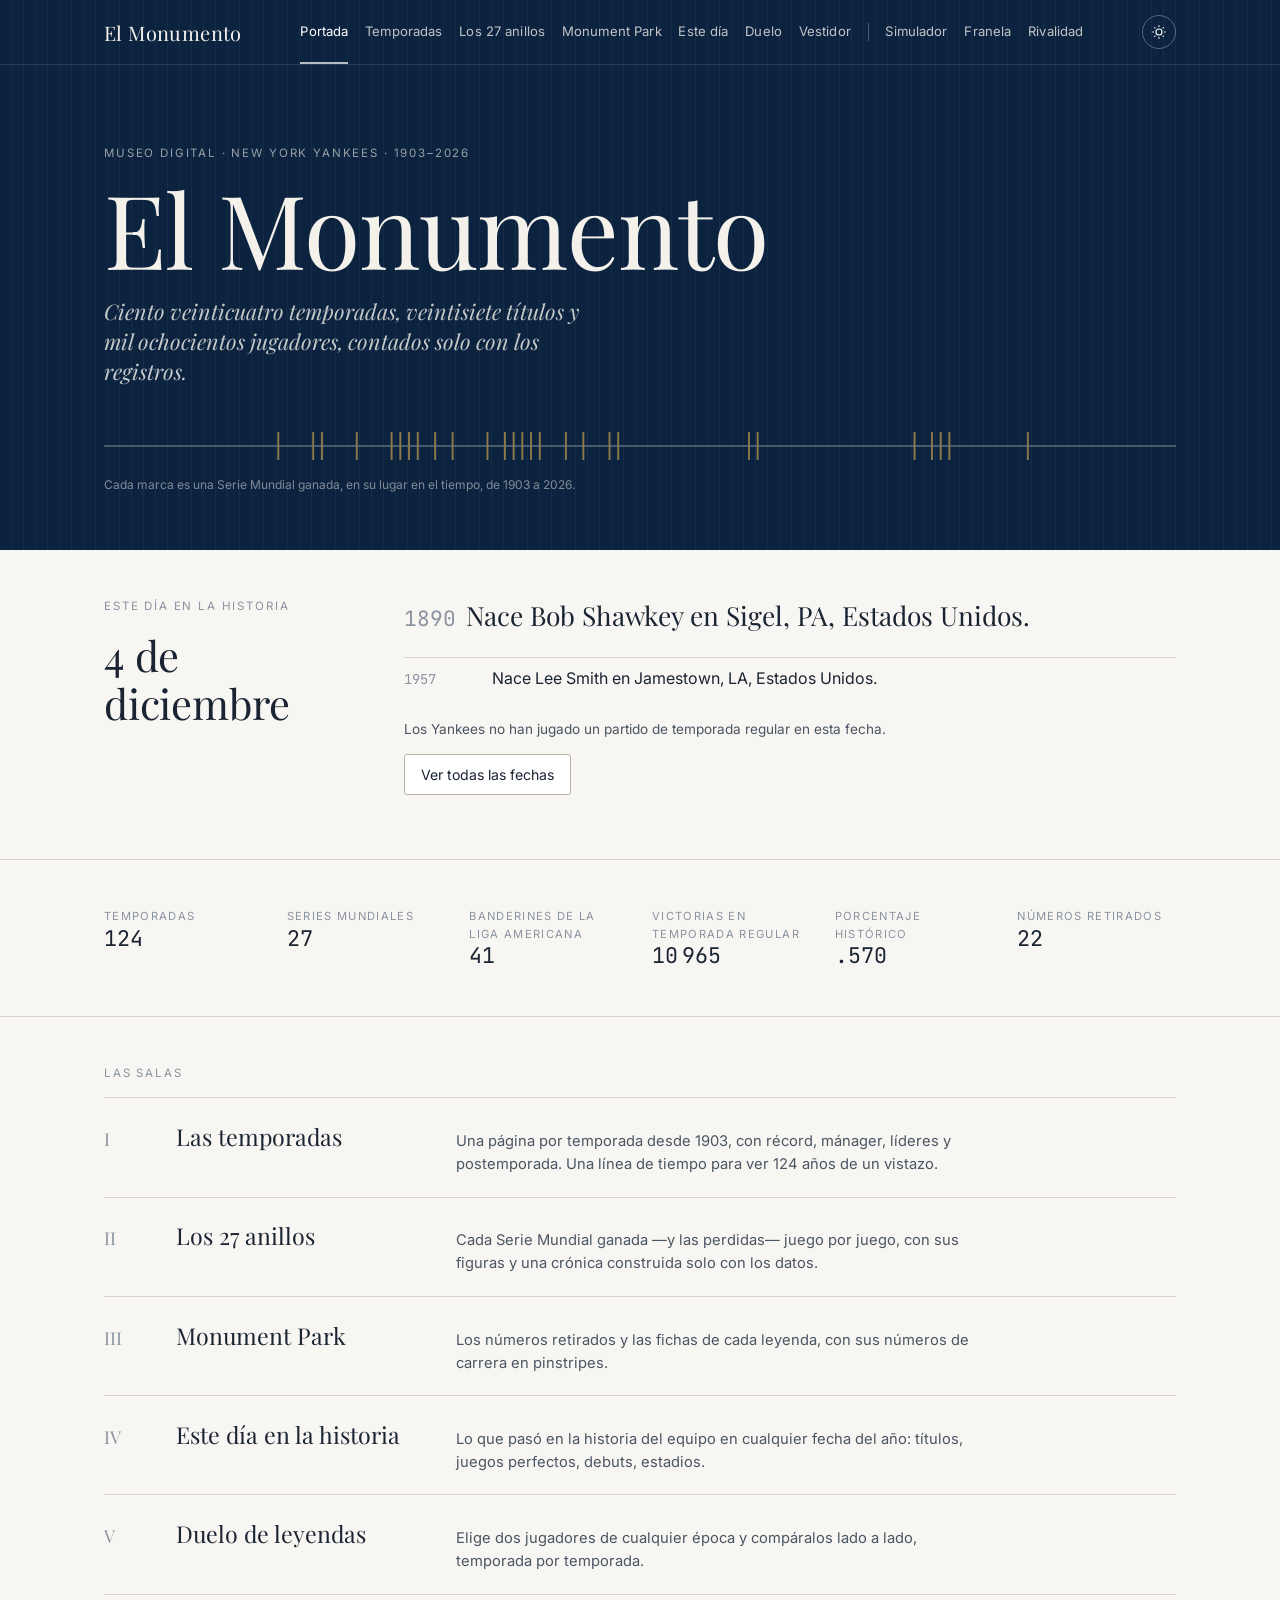
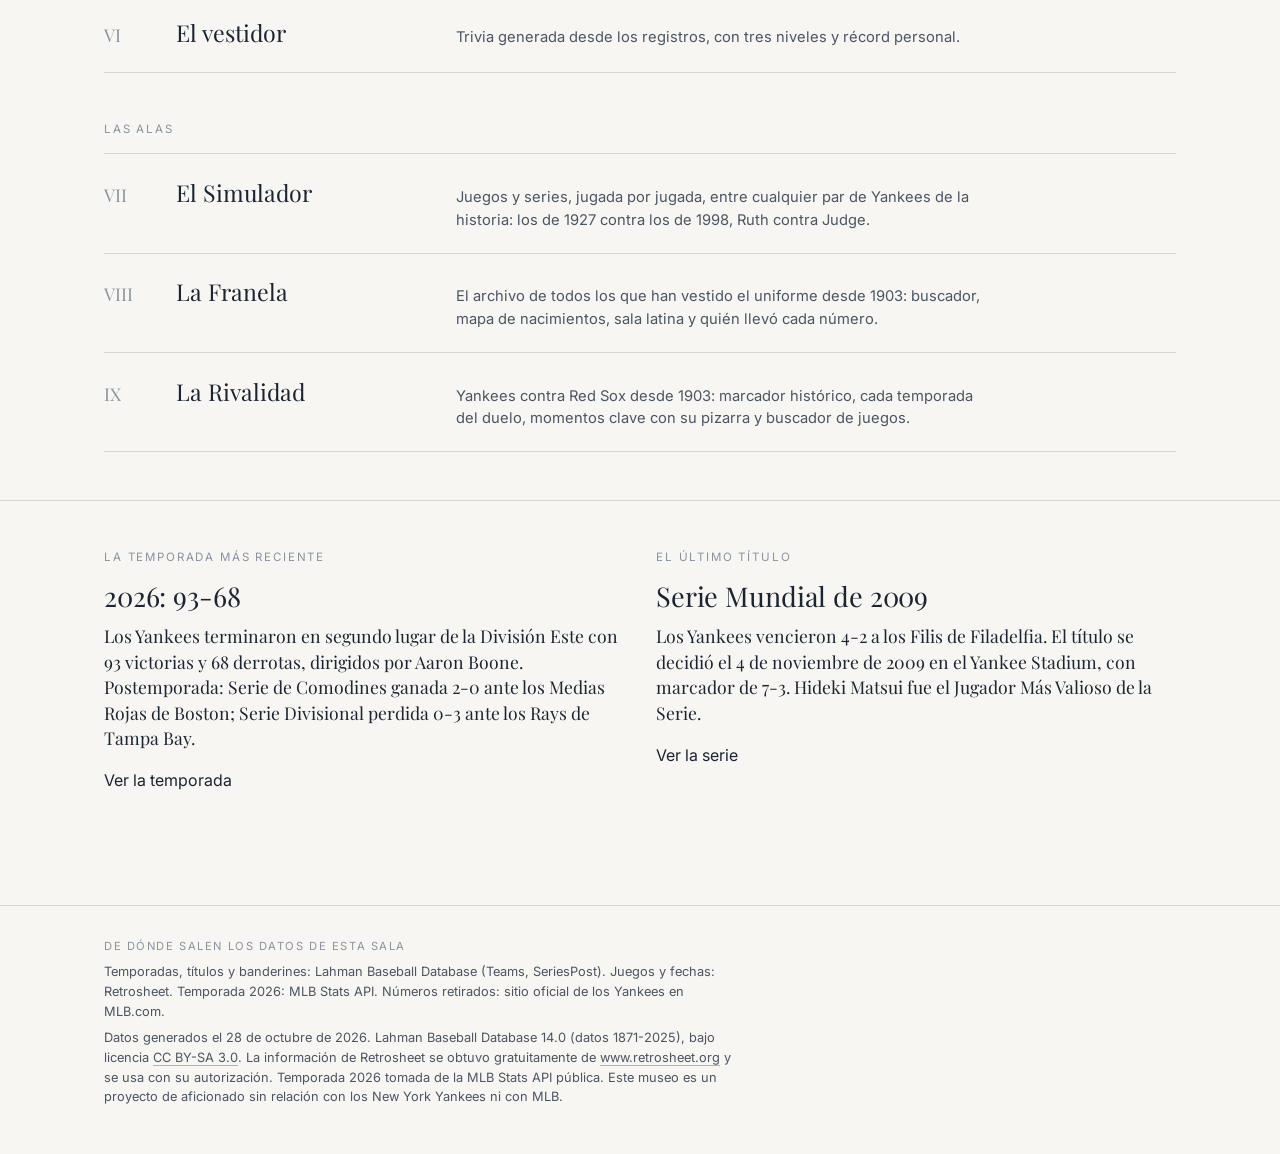
<file: index.html>
<!doctype html>
<html lang="es-MX">
<head>
<meta charset="utf-8">
<meta name="viewport" content="width=device-width, initial-scale=1">
<title>El Monumento — Museo digital de los New York Yankees</title>
<meta name="description" content="Museo digital de los New York Yankees: 124 temporadas, 27 Series Mundiales, Monument Park, efemérides y duelos de leyendas, con datos de Lahman, Retrosheet y la MLB Stats API.">
<link rel="stylesheet" href="assets/css/museo.css">
<link rel="stylesheet" href="assets/css/portada.css">
<script src="data/meta.js"></script>
<script src="data/temporadas.js"></script>
<script src="data/series.js"></script>
<script src="data/efemerides.js"></script>
<script src="data/retirados.js"></script>
<script src="assets/js/comun.js"></script>
</head>
<body>
<main>
  <section class="portada">
    <div class="contenedor">
      <p class="sobre">Museo digital · New York Yankees · 1903–<span id="ano-final"></span></p>
      <h1 class="titulo-portada">El Monumento</h1>
      <p class="lema">Ciento veinticuatro temporadas, veintisiete títulos y mil ochocientos jugadores, contados solo con los registros.</p>
      <svg class="friso" viewBox="0 0 1120 40" preserveAspectRatio="none" aria-hidden="true">
        <line x1="0" y1="20" x2="1120" y2="20" />
        <g id="friso-marcas"></g>
      </svg>
      <p class="friso-nota">Cada marca es una Serie Mundial ganada, en su lugar en el tiempo, de 1903 a <span id="ano-final-2"></span>.</p>
    </div>
  </section>

  <section class="seccion hoy">
    <div class="contenedor">
      <div class="hoy-cabeza">
        <p class="sobre">Este día en la historia</p>
        <h2 id="hoy-fecha"></h2>
      </div>
      <div class="hoy-cuerpo">
        <p class="hoy-principal" id="hoy-principal"></p>
        <ul class="lista-limpia hoy-lista" id="hoy-lista"></ul>
        <p class="hoy-rec" id="hoy-rec"></p>
        <p><a class="boton" href="este-dia.html">Ver todas las fechas</a></p>
      </div>
    </div>
  </section>

  <section class="seccion cifras">
    <div class="contenedor">
      <div class="datos cifras-rejilla" id="cifras"></div>
    </div>
  </section>

  <section class="seccion salas">
    <div class="contenedor">
      <p class="sobre">Las salas</p>
      <ol class="salas-lista">
        <li><a href="temporadas.html"><span class="salas-num">I</span><span class="salas-nombre">Las temporadas</span><span class="salas-desc">Una página por temporada desde 1903, con récord, mánager, líderes y postemporada. Una línea de tiempo para ver 124 años de un vistazo.</span></a></li>
        <li><a href="anillos.html"><span class="salas-num">II</span><span class="salas-nombre">Los 27 anillos</span><span class="salas-desc">Cada Serie Mundial ganada —y las perdidas— juego por juego, con sus figuras y una crónica construida solo con los datos.</span></a></li>
        <li><a href="monument-park.html"><span class="salas-num">III</span><span class="salas-nombre">Monument Park</span><span class="salas-desc">Los números retirados y las fichas de cada leyenda, con sus números de carrera en pinstripes.</span></a></li>
        <li><a href="este-dia.html"><span class="salas-num">IV</span><span class="salas-nombre">Este día en la historia</span><span class="salas-desc">Lo que pasó en la historia del equipo en cualquier fecha del año: títulos, juegos perfectos, debuts, estadios.</span></a></li>
        <li><a href="duelo.html"><span class="salas-num">V</span><span class="salas-nombre">Duelo de leyendas</span><span class="salas-desc">Elige dos jugadores de cualquier época y compáralos lado a lado, temporada por temporada.</span></a></li>
        <li><a href="vestidor.html"><span class="salas-num">VI</span><span class="salas-nombre">El vestidor</span><span class="salas-desc">Trivia generada desde los registros, con tres niveles y récord personal.</span></a></li>
      </ol>
      <p class="sobre alas-titulo">Las alas</p>
      <ol class="salas-lista" start="7">
        <li><a href="simulador/index.html"><span class="salas-num">VII</span><span class="salas-nombre">El Simulador</span><span class="salas-desc">Juegos y series, jugada por jugada, entre cualquier par de Yankees de la historia: los de 1927 contra los de 1998, Ruth contra Judge.</span></a></li>
        <li><a href="franela/index.html"><span class="salas-num">VIII</span><span class="salas-nombre">La Franela</span><span class="salas-desc">El archivo de todos los que han vestido el uniforme desde 1903: buscador, mapa de nacimientos, sala latina y quién llevó cada número.</span></a></li>
        <li><a href="rivalidad/index.html"><span class="salas-num">IX</span><span class="salas-nombre">La Rivalidad</span><span class="salas-desc">Yankees contra Red Sox desde 1903: marcador histórico, cada temporada del duelo, momentos clave con su pizarra y buscador de juegos.</span></a></li>
      </ol>
    </div>
  </section>

  <section class="seccion ultima">
    <div class="contenedor rejilla-2">
      <div>
        <p class="sobre">La temporada más reciente</p>
        <h3 id="ult-titulo"></h3>
        <p id="ult-texto" class="texto-serif"></p>
        <p><a id="ult-enlace" href="temporadas.html">Ver la temporada</a></p>
      </div>
      <div>
        <p class="sobre">El último título</p>
        <h3 id="tit-titulo"></h3>
        <p id="tit-texto" class="texto-serif"></p>
        <p><a id="tit-enlace" href="anillos.html">Ver la serie</a></p>
      </div>
    </div>
  </section>
</main>
<script src="assets/js/portada.js"></script>
</body>
</html>
</file>
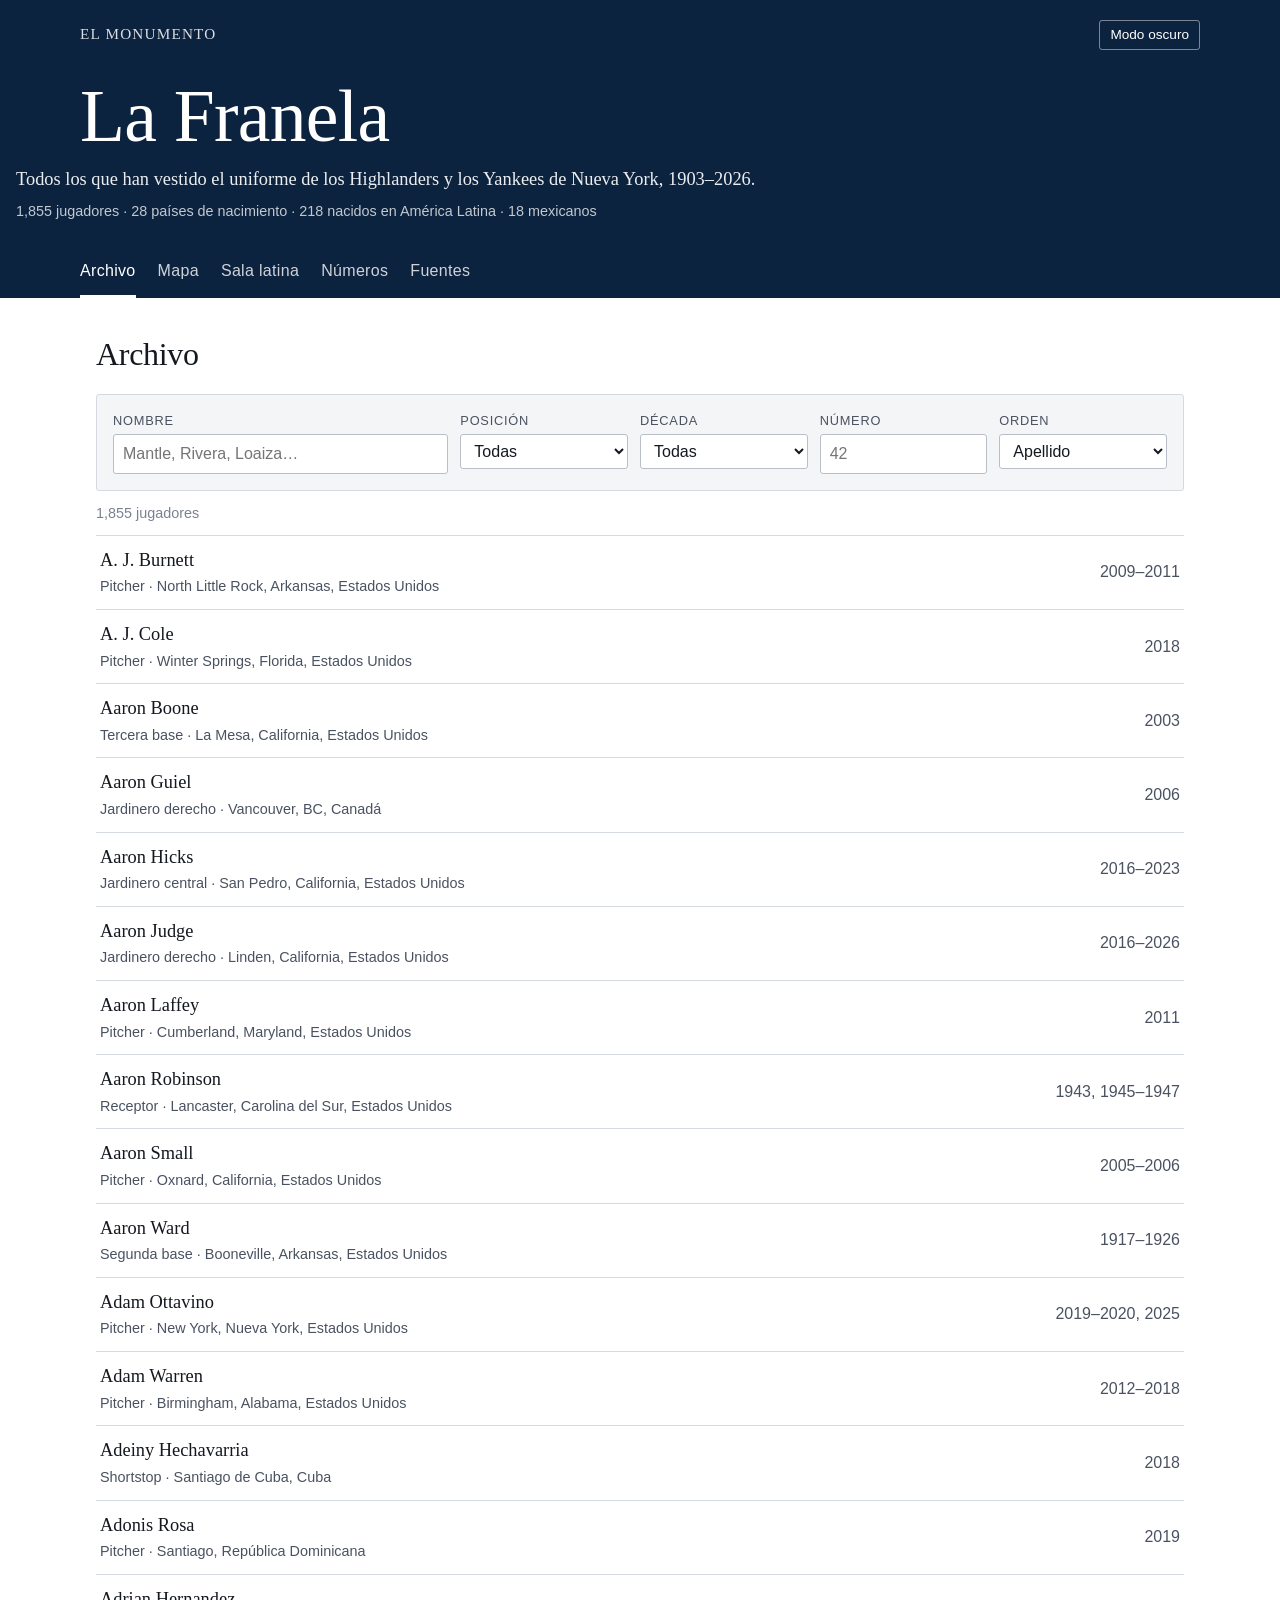
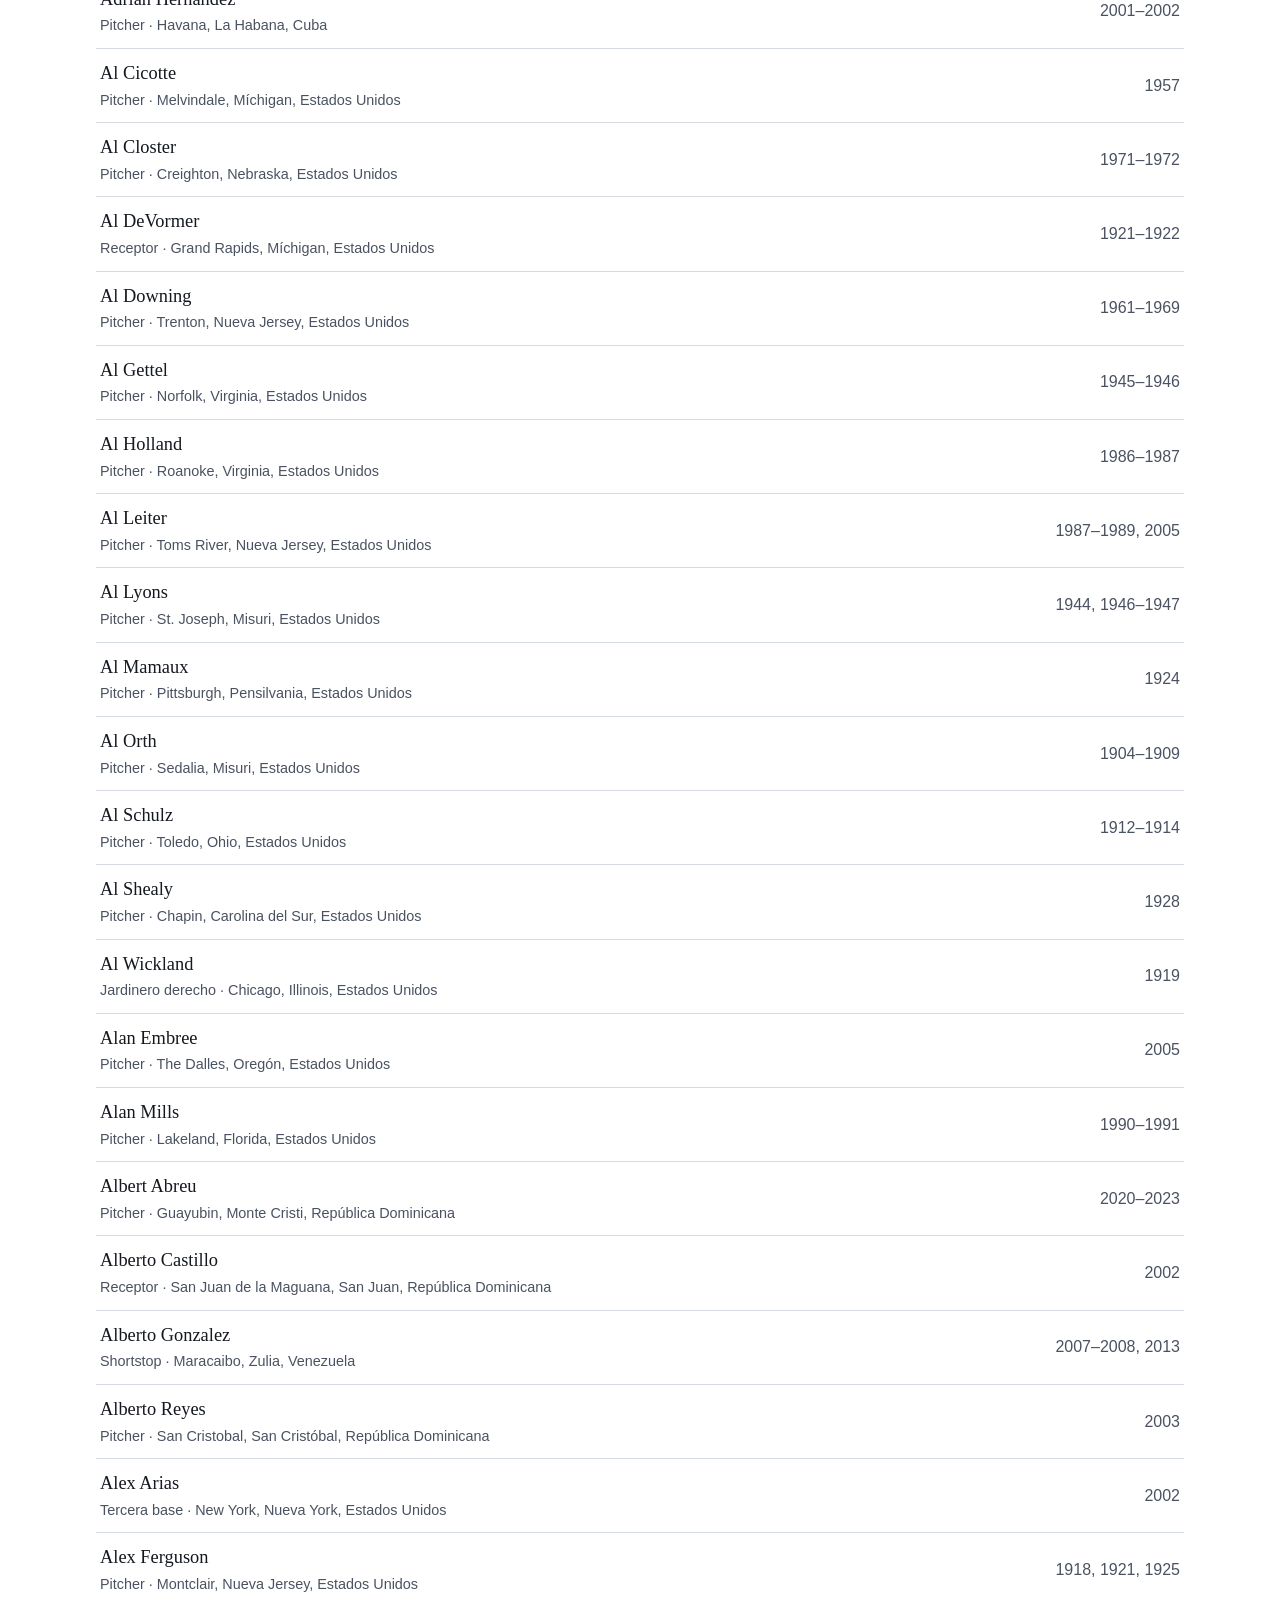
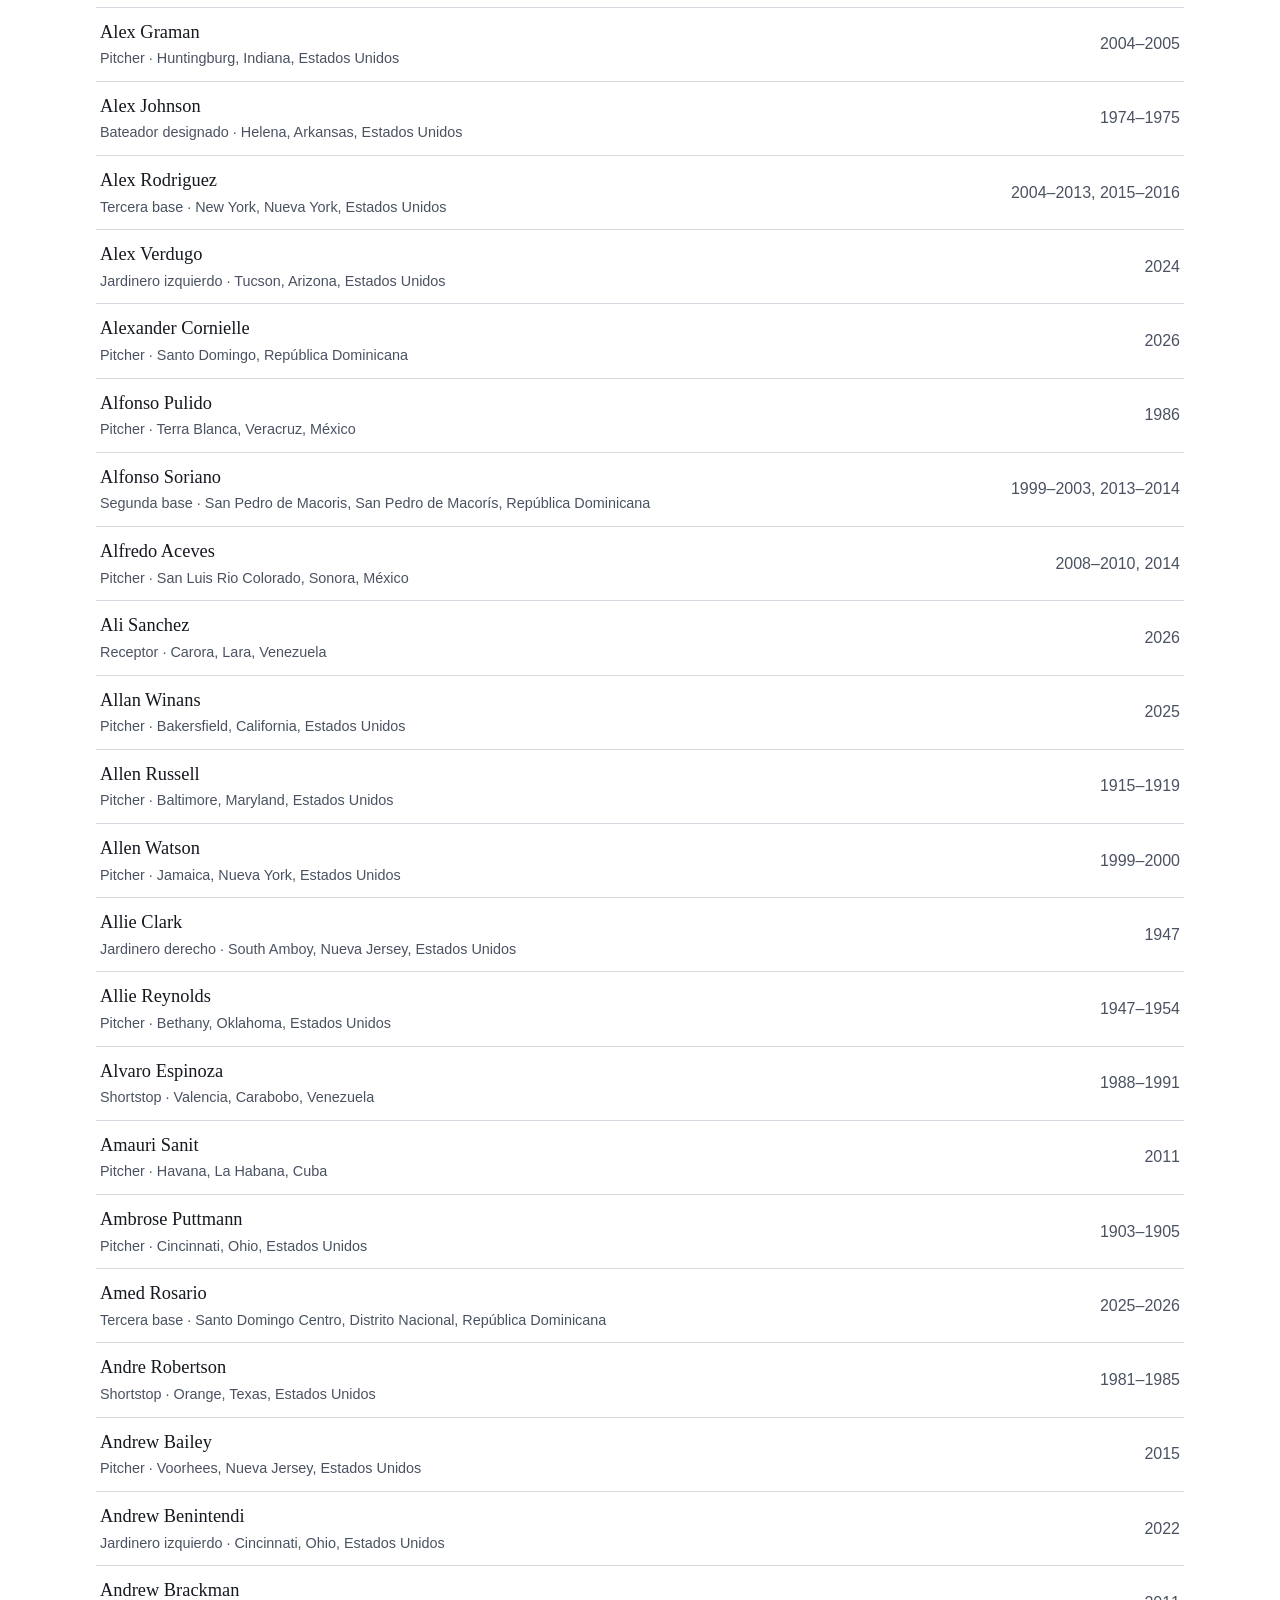
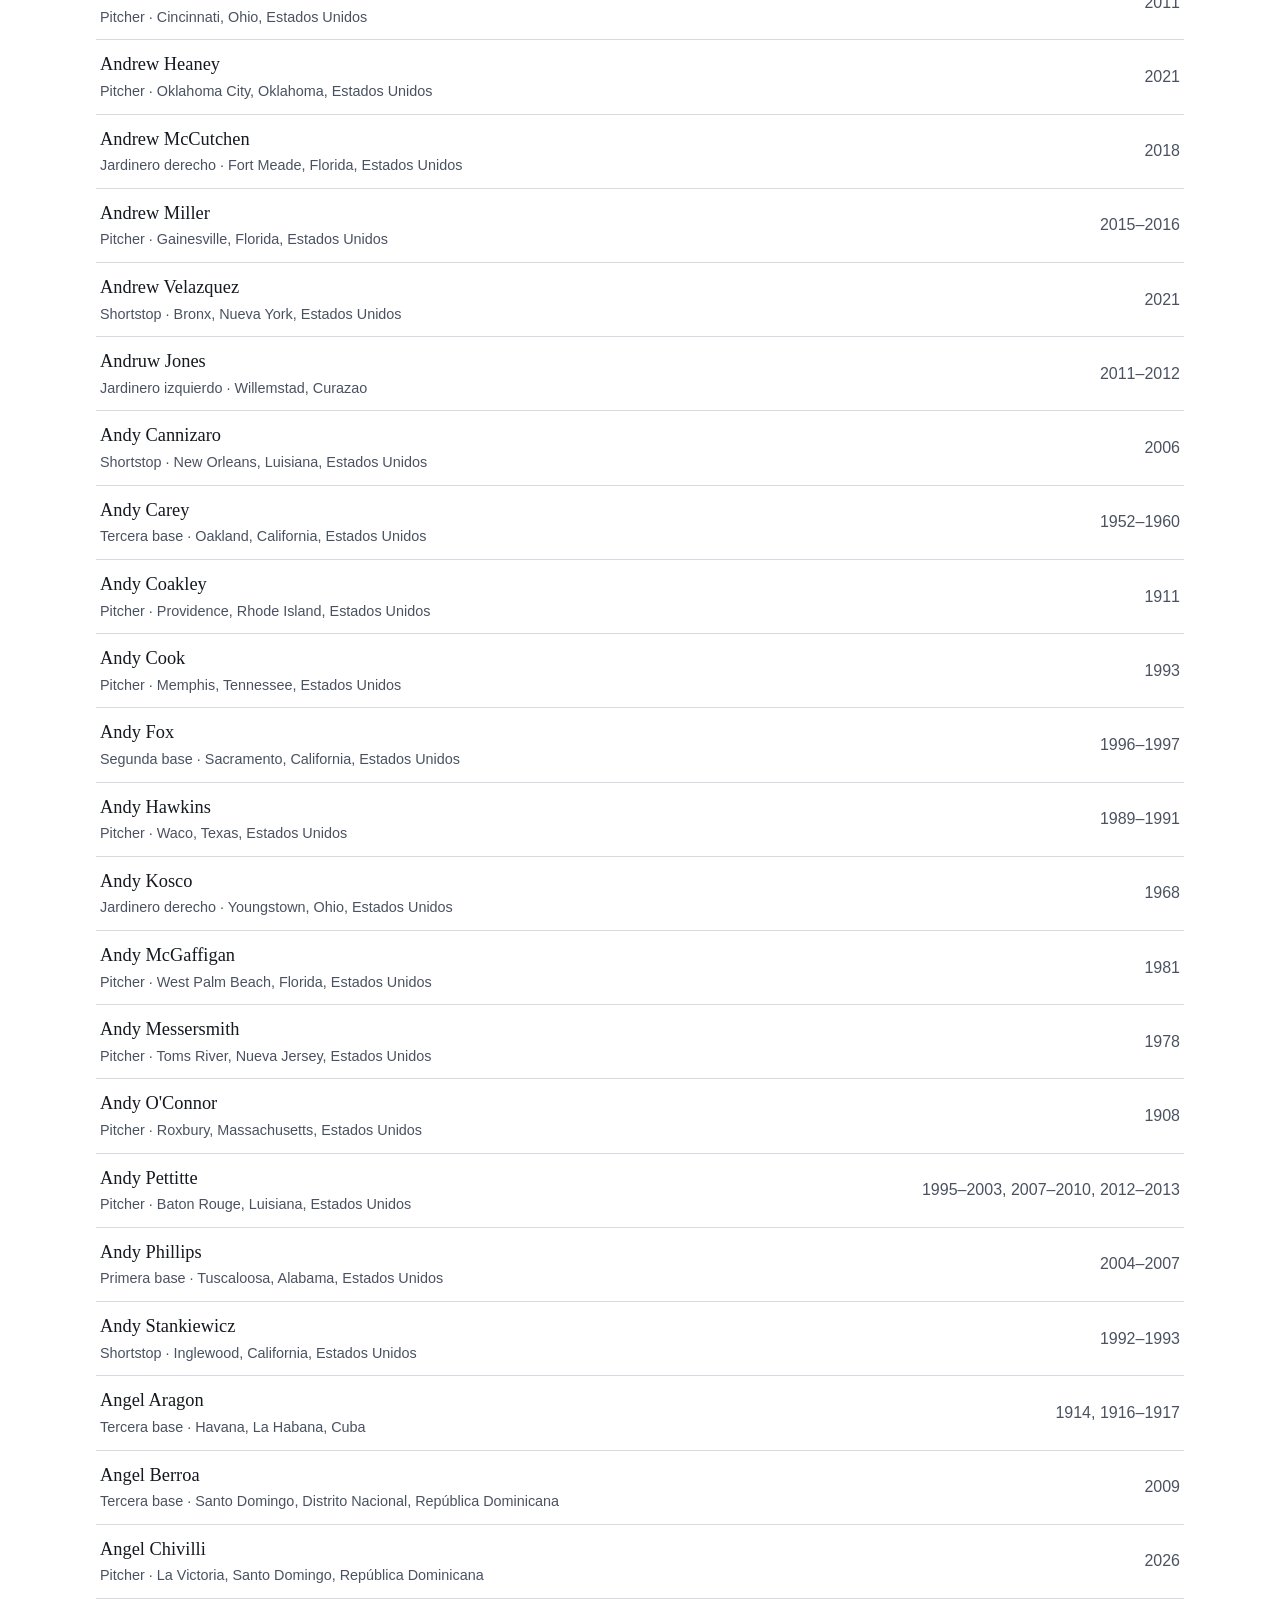
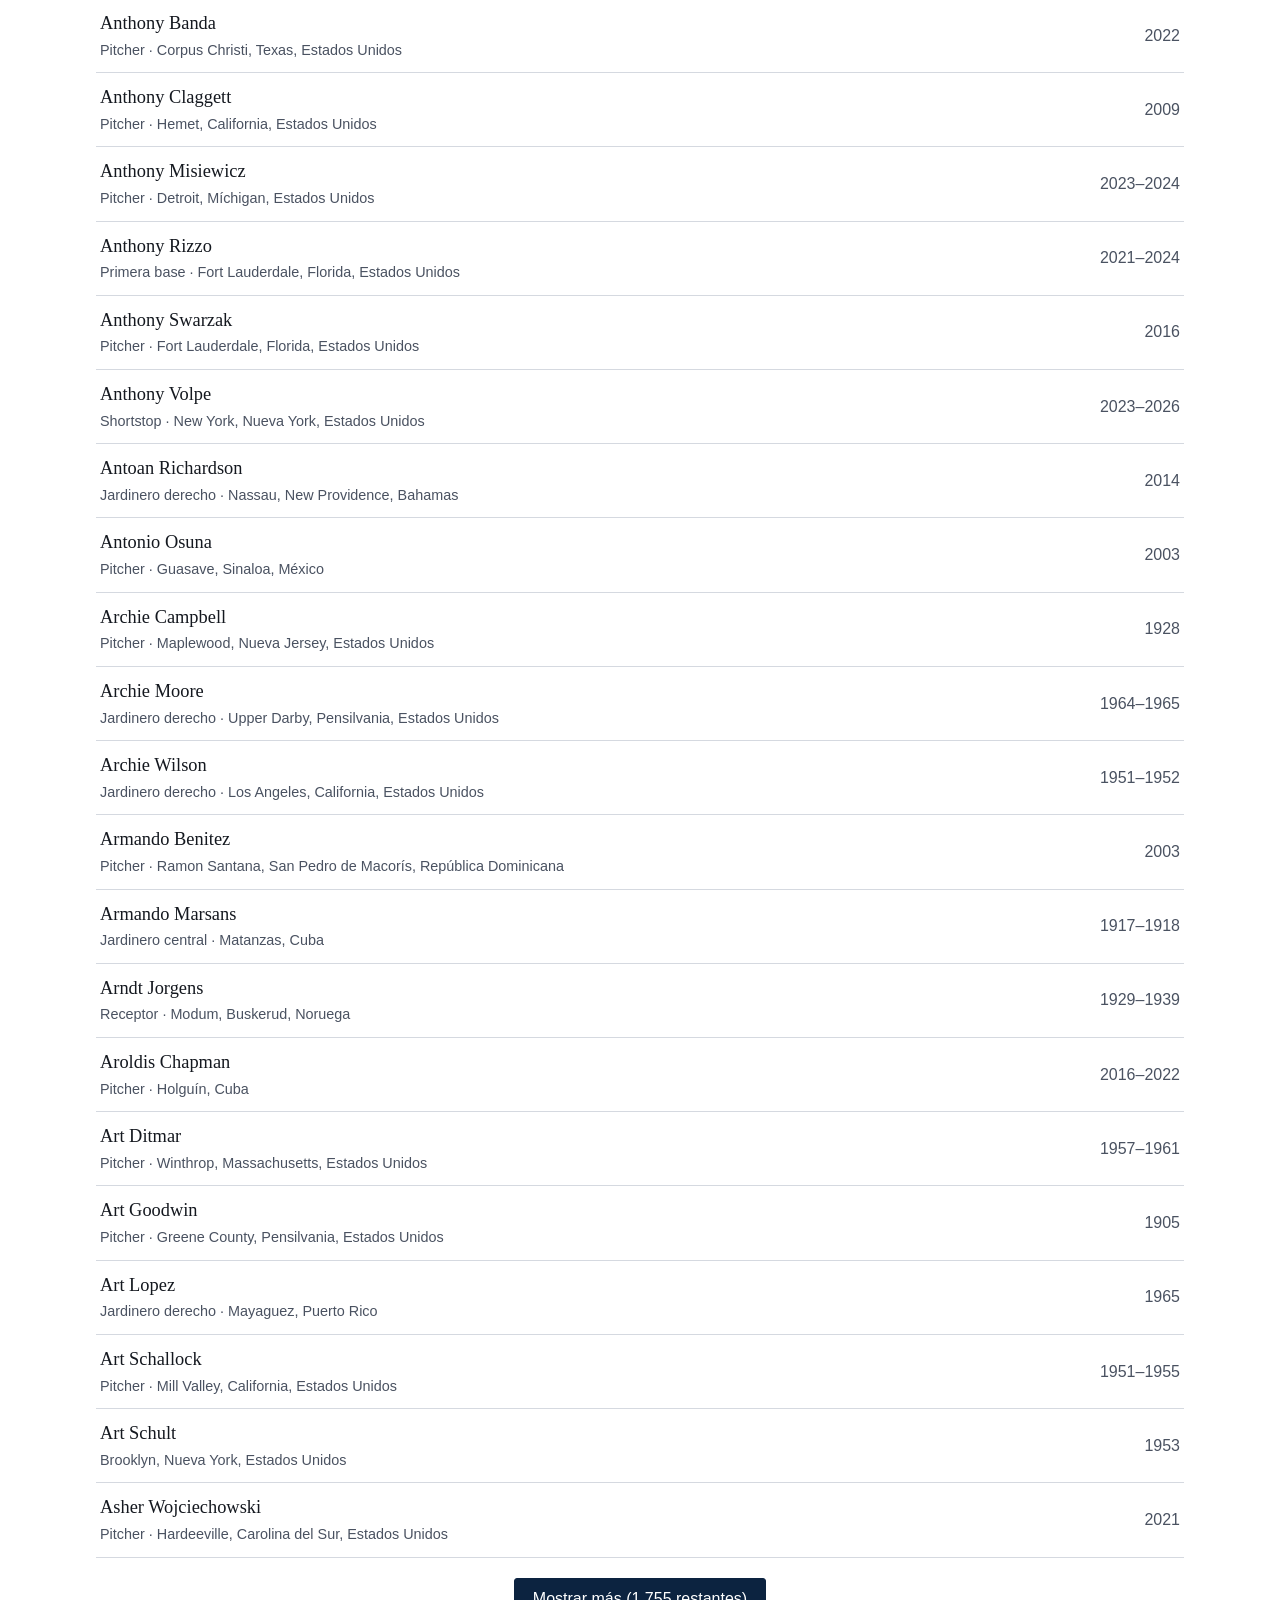
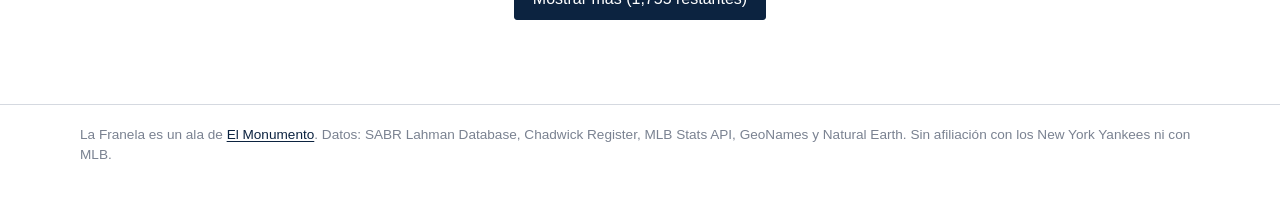
<file: franela/index.html>
<!DOCTYPE html>
<html lang="es-MX">
<head>
<meta charset="utf-8">
<meta name="viewport" content="width=device-width, initial-scale=1">
<title>La Franela — El Monumento</title>
<meta name="description" content="Archivo de todos los jugadores que han vestido el uniforme de los Highlanders y Yankees de Nueva York, 1903–2026.">
<link rel="stylesheet" href="css/franela.css">
<script>
  // Tema antes de pintar, para evitar el destello.
  (function () {
    try {
      var t = localStorage.getItem('franela-tema');
      if (t === 'claro' || t === 'oscuro') document.documentElement.setAttribute('data-tema', t);
    } catch (e) {}
  })();
</script>
</head>
<body>

<header class="cabecera">
  <div class="cabecera__fila">
    <a class="cabecera__museo" href="../index.html">El Monumento</a>
    <nav class="cabecera__acciones" aria-label="Preferencias">
      <button type="button" class="boton-tema" id="boton-tema" aria-pressed="false">Modo oscuro</button>
    </nav>
  </div>
  <h1 class="cabecera__titulo">La Franela</h1>
  <p class="cabecera__lema">Todos los que han vestido el uniforme de los Highlanders y los Yankees de Nueva York, <span id="meta-temporadas">1903–2026</span>.</p>
  <p class="cabecera__cifras" id="meta-cifras"></p>
  <nav class="pestanas" aria-label="Salas">
    <a href="#archivo" data-sala="archivo" class="pestana activa">Archivo</a>
    <a href="#mapa" data-sala="mapa" class="pestana">Mapa</a>
    <a href="#latina" data-sala="latina" class="pestana">Sala latina</a>
    <a href="#numeros" data-sala="numeros" class="pestana">Números</a>
    <a href="#fuentes" data-sala="fuentes" class="pestana">Fuentes</a>
  </nav>
</header>

<main>

  <!-- ARCHIVO ------------------------------------------------------------ -->
  <section id="archivo" class="sala" aria-labelledby="archivo-titulo">
    <h2 id="archivo-titulo" class="sala__titulo">Archivo</h2>
    <form class="buscador" id="buscador" autocomplete="off" onsubmit="return false">
      <label class="buscador__campo buscador__campo--texto">
        <span>Nombre</span>
        <input type="search" id="q" placeholder="Mantle, Rivera, Loaiza…" aria-label="Buscar por nombre">
      </label>
      <label class="buscador__campo">
        <span>Posición</span>
        <select id="f-pos">
          <option value="">Todas</option>
          <option value="P">Pitcher</option>
          <option value="C">Receptor</option>
          <option value="1B">Primera base</option>
          <option value="2B">Segunda base</option>
          <option value="3B">Tercera base</option>
          <option value="SS">Shortstop</option>
          <option value="OF">Jardinero</option>
          <option value="DH">Bateador designado</option>
        </select>
      </label>
      <label class="buscador__campo">
        <span>Década</span>
        <select id="f-dec"><option value="">Todas</option></select>
      </label>
      <label class="buscador__campo buscador__campo--num">
        <span>Número</span>
        <input type="text" id="f-num" inputmode="numeric" pattern="[0-9]*" maxlength="2" placeholder="42" aria-label="Número de uniforme">
      </label>
      <label class="buscador__campo">
        <span>Orden</span>
        <select id="f-orden">
          <option value="apellido">Apellido</option>
          <option value="anio">Primer año</option>
          <option value="juegos">Juegos con los Yankees</option>
        </select>
      </label>
    </form>
    <p class="resultado-cuenta" id="cuenta" aria-live="polite"></p>
    <ol class="lista" id="lista"></ol>
    <p class="mas"><button type="button" class="boton" id="mas" hidden>Mostrar más</button></p>
  </section>

  <!-- MAPA --------------------------------------------------------------- -->
  <section id="mapa" class="sala" hidden aria-labelledby="mapa-titulo">
    <h2 id="mapa-titulo" class="sala__titulo">De dónde vienen</h2>
    <p class="sala__intro">Lugar de nacimiento de cada jugador. Filtra por década para ver cómo cambió el roster con los años. Los puntos huecos marcan un lugar aproximado (centro del estado o del país) cuando la ciudad no aparece en GeoNames.</p>
    <div id="mapa-contenedor" class="mapa"></div>
  </section>

  <!-- SALA LATINA -------------------------------------------------------- -->
  <section id="latina" class="sala" hidden aria-labelledby="latina-titulo">
    <h2 id="latina-titulo" class="sala__titulo">Sala latina</h2>
    <p class="sala__intro" id="latina-intro"></p>
    <div id="latina-contenedor"></div>
  </section>

  <!-- NÚMEROS ------------------------------------------------------------ -->
  <section id="numeros" class="sala" hidden aria-labelledby="numeros-titulo">
    <h2 id="numeros-titulo" class="sala__titulo">Números del uniforme</h2>
    <p class="sala__intro">Del 0 al 99: quién ha llevado cada número con los Yankees. Los Yankees empezaron a usar números en la espalda en 1929; la MLB Stats API los registra por temporada desde finales de los años noventa y, para épocas anteriores, sólo donde el número principal del jugador puede atribuirse sin duda al equipo. Si un número no aparece en las fuentes, no se muestra.</p>
    <div id="numeros-contenedor"></div>
  </section>

  <!-- FUENTES ------------------------------------------------------------ -->
  <section id="fuentes" class="sala" hidden aria-labelledby="fuentes-titulo">
    <h2 id="fuentes-titulo" class="sala__titulo">Fuentes y método</h2>
    <div class="prosa">
      <p>Todo lo que aparece en esta sala sale de bases de datos públicas, descargadas y procesadas por <code>scripts/build.py</code>. Nada se escribió a mano: cuando un dato no está en las fuentes, el campo queda vacío.</p>
      <dl class="fuentes">
        <dt>SABR Lahman Baseball Database</dt>
        <dd>Fichas biográficas (<em>People</em>), apariciones por posición (<em>Appearances</em>), bateo (<em>Batting</em>) y pitcheo (<em>Pitching</em>) de 1903 a 2025. Versión <span id="meta-lahman"></span>. <a href="https://sabr.org/lahman-database/" rel="noopener">sabr.org/lahman-database</a>. Licencia CC BY-SA 3.0.</dd>
        <dt>Chadwick Baseball Bureau — Register</dt>
        <dd>Cruce de identificadores entre Lahman/Baseball-Reference y MLB. <a href="https://github.com/chadwickbureau/register" rel="noopener">github.com/chadwickbureau/register</a>.</dd>
        <dt>MLB Stats API</dt>
        <dd>Temporada 2026 (bateo, pitcheo y posiciones), números de uniforme por temporada y por entrada de roster, número principal y lugar de nacimiento de quienes aún no tienen ficha en Lahman. <a href="https://statsapi.mlb.com/" rel="noopener">statsapi.mlb.com</a>, sin llave de acceso.</dd>
        <dt>GeoNames</dt>
        <dd>Coordenadas de las ciudades de nacimiento (<em>cities500</em>). <a href="https://www.geonames.org/" rel="noopener">geonames.org</a>. Licencia CC BY 4.0.</dd>
        <dt>Natural Earth, vía world-atlas y us-atlas</dt>
        <dd>Contornos del mapa base. Dominio público.</dd>
      </dl>
      <h3>Criterios</h3>
      <ul>
        <li>Cuenta como jugador de los Yankees quien aparece en al menos un juego con el equipo (Highlanders 1903–1912, Yankees desde 1913). Los números de carrera son sólo los acumulados con el equipo.</li>
        <li>Posición principal: la que tiene más juegos con los Yankees. Jardineros de épocas antiguas sin desglose aparecen como «jardinero».</li>
        <li>Un número de uniforme se atribuye sólo cuando la MLB Stats API lo liga al jugador con los Yankees (roster de una temporada, entrada de roster o roster histórico del equipo) o cuando el número principal del jugador corresponde a alguien que sólo jugó con los Yankees en Grandes Ligas. Por eso faltan números famosos de jugadores que pasaron por otros equipos antes de 1990.</li>
        <li>Sala latina: jugadores nacidos en países de América Latina de habla española o portuguesa (incluido Puerto Rico). No incluye a jugadores de ascendencia latina nacidos en otros lugares, porque las fuentes no registran la ascendencia.</li>
        <li>Mapa: la ciudad se ubica por nombre y país (y estado, en Estados Unidos) en GeoNames. Si no se encuentra, se usa el centro del estado o del país y el punto se dibuja hueco.</li>
      </ul>
      <p class="pie" id="meta-pie"></p>
    </div>
  </section>

</main>

<!-- FICHA DEL JUGADOR -------------------------------------------------------- -->
<dialog id="ficha" class="ficha" aria-labelledby="ficha-nombre">
  <div class="ficha__marco">
    <button type="button" class="ficha__cerrar" id="ficha-cerrar" aria-label="Cerrar">Cerrar</button>
    <div id="ficha-cuerpo"></div>
  </div>
</dialog>

<footer class="pie-pagina">
  <p>La Franela es un ala de <a href="../index.html">El Monumento</a>. Datos: SABR Lahman Database, Chadwick Register, MLB Stats API, GeoNames y Natural Earth. Sin afiliación con los New York Yankees ni con MLB.</p>
</footer>

<script src="data/meta.js"></script>
<script src="data/players.js"></script>
<script src="data/numbers.js"></script>
<script src="data/world.js"></script>
<script src="js/comun.js"></script>
<script src="js/mapa.js"></script>
<script src="js/numeros.js"></script>
<script src="js/app.js"></script>
</body>
</html>
</file>
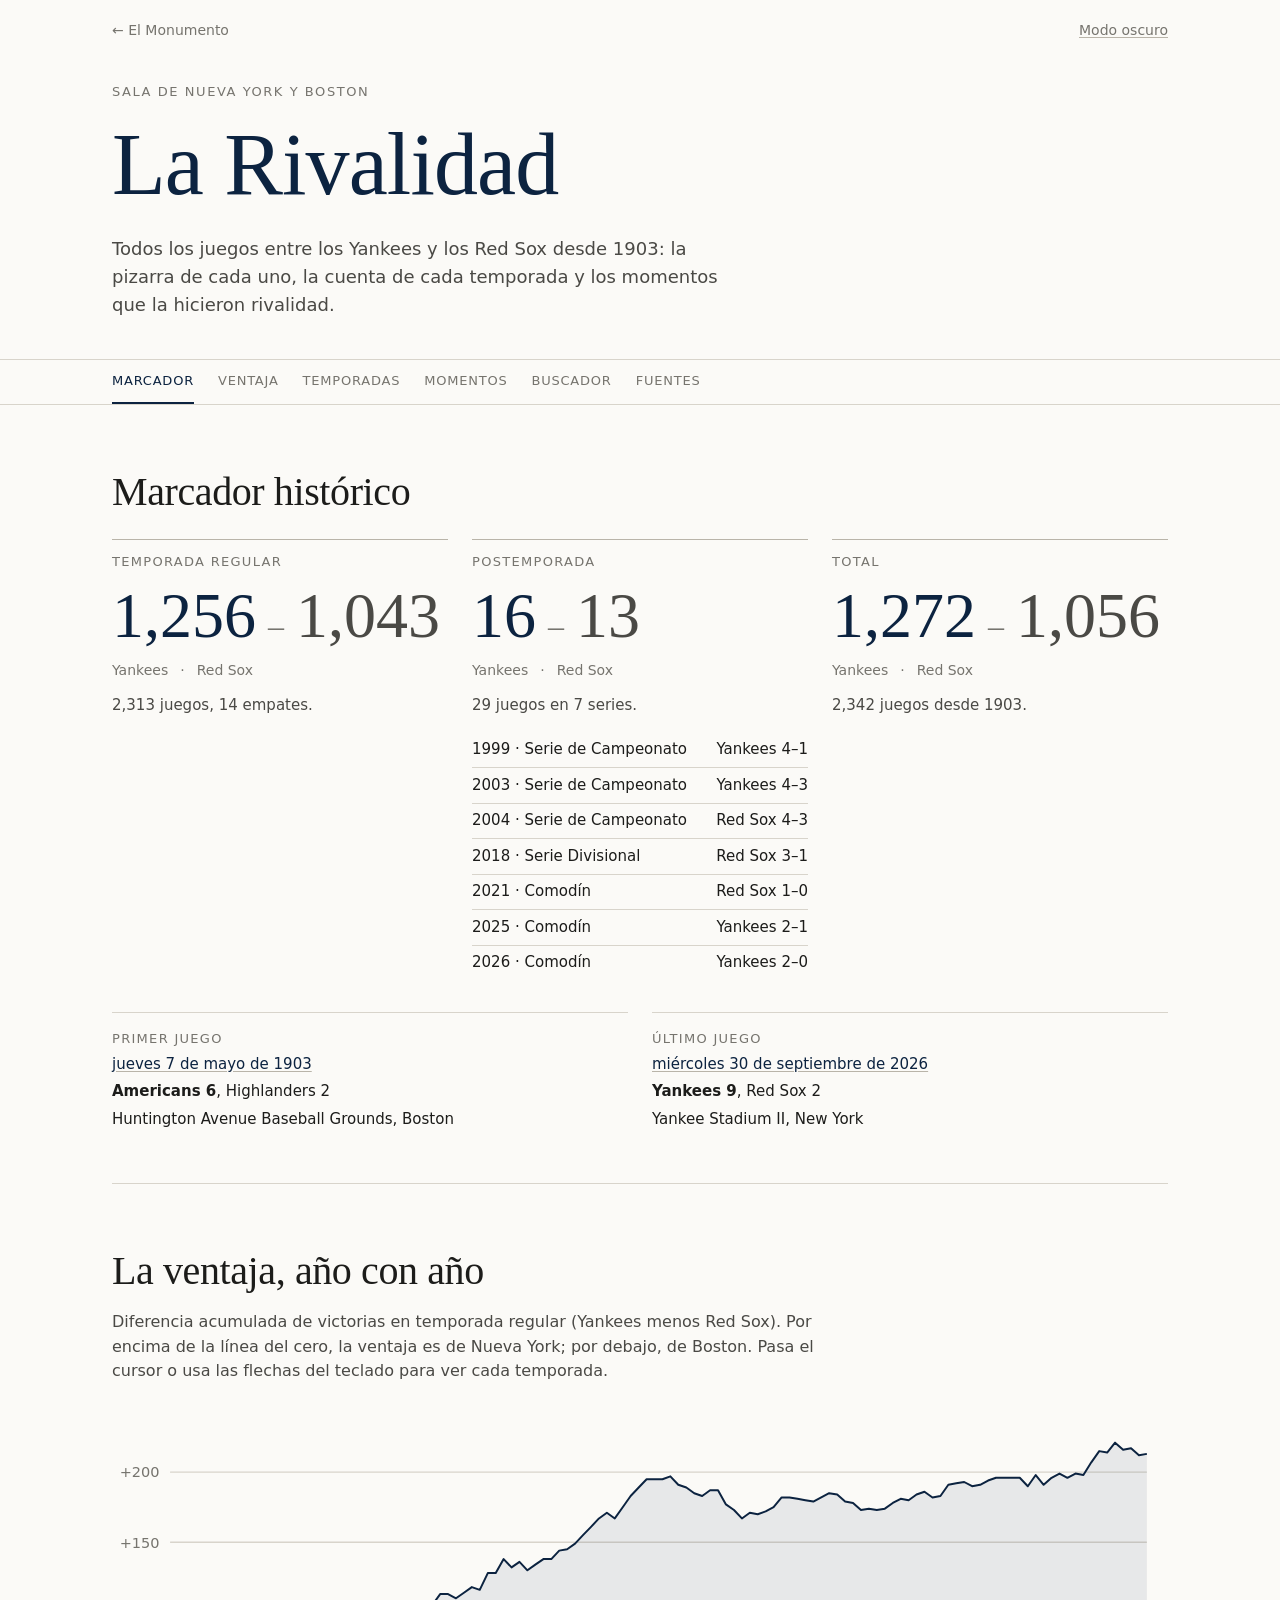
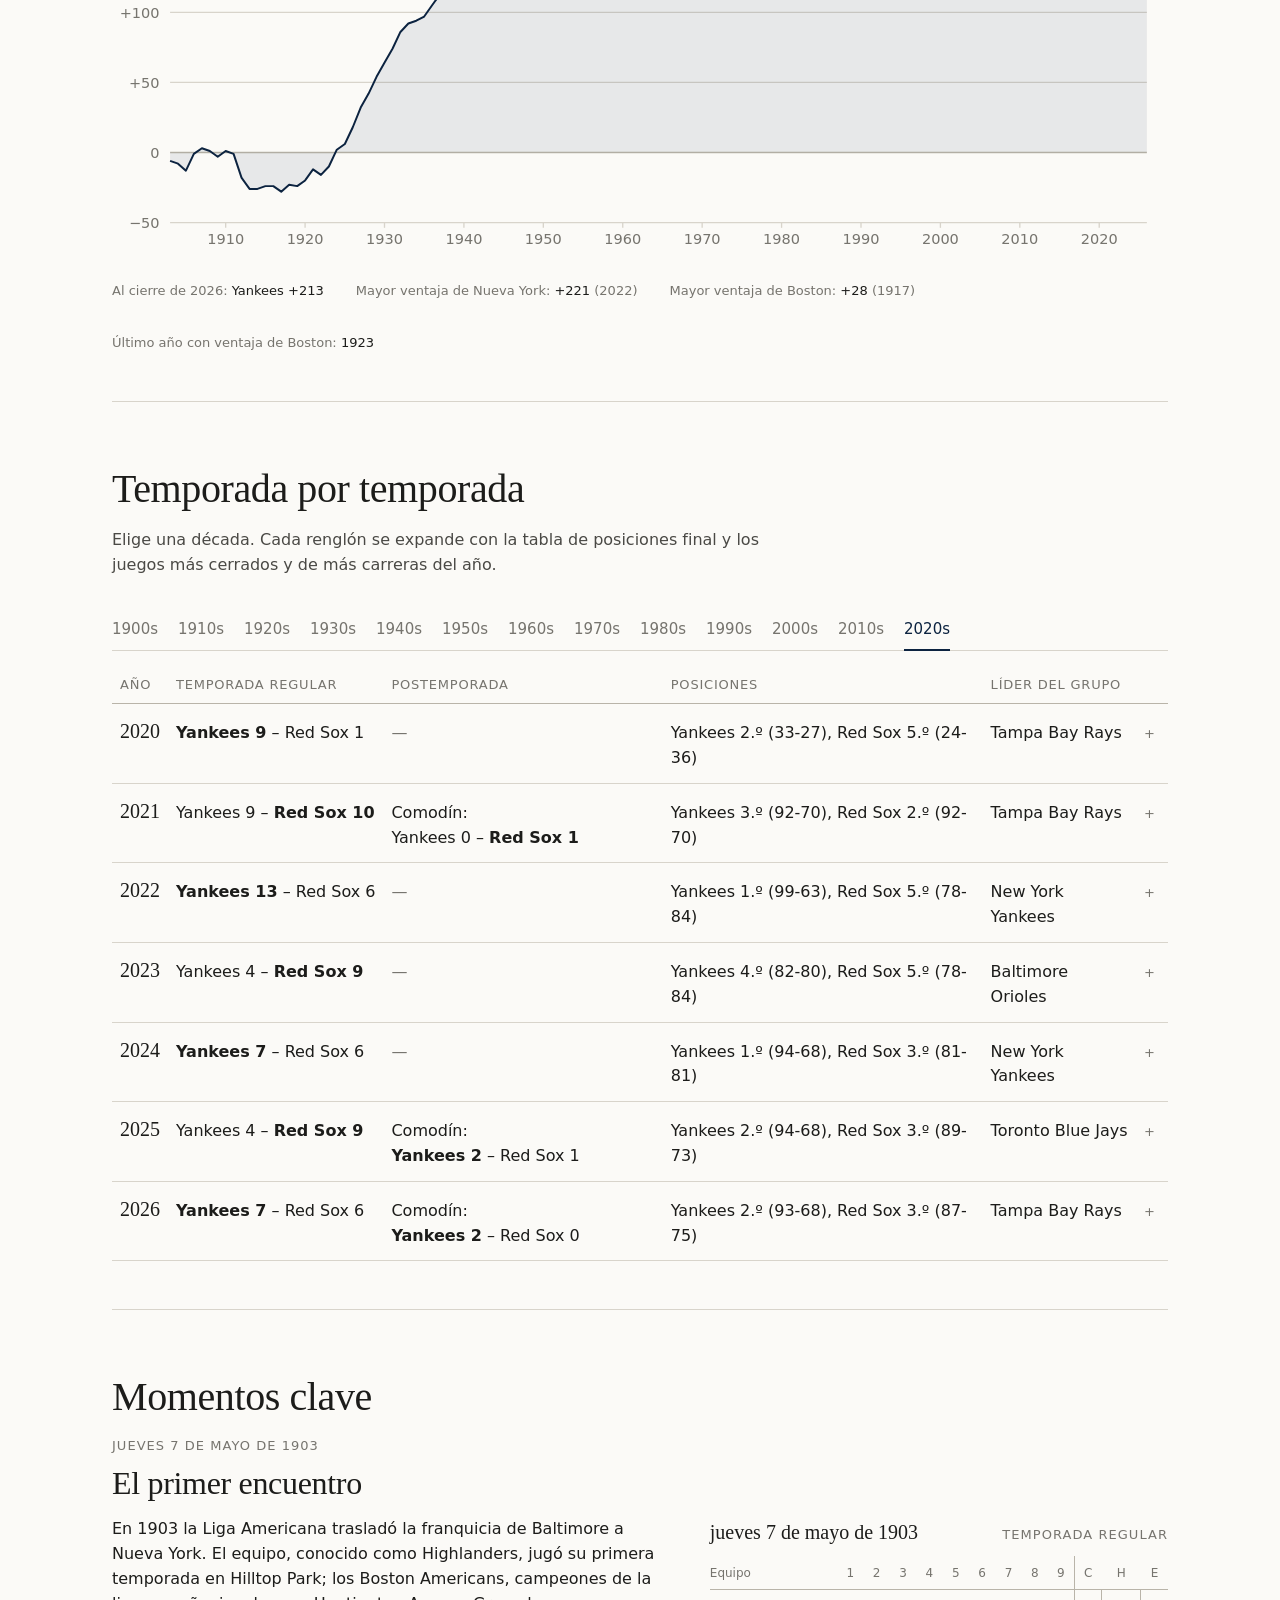
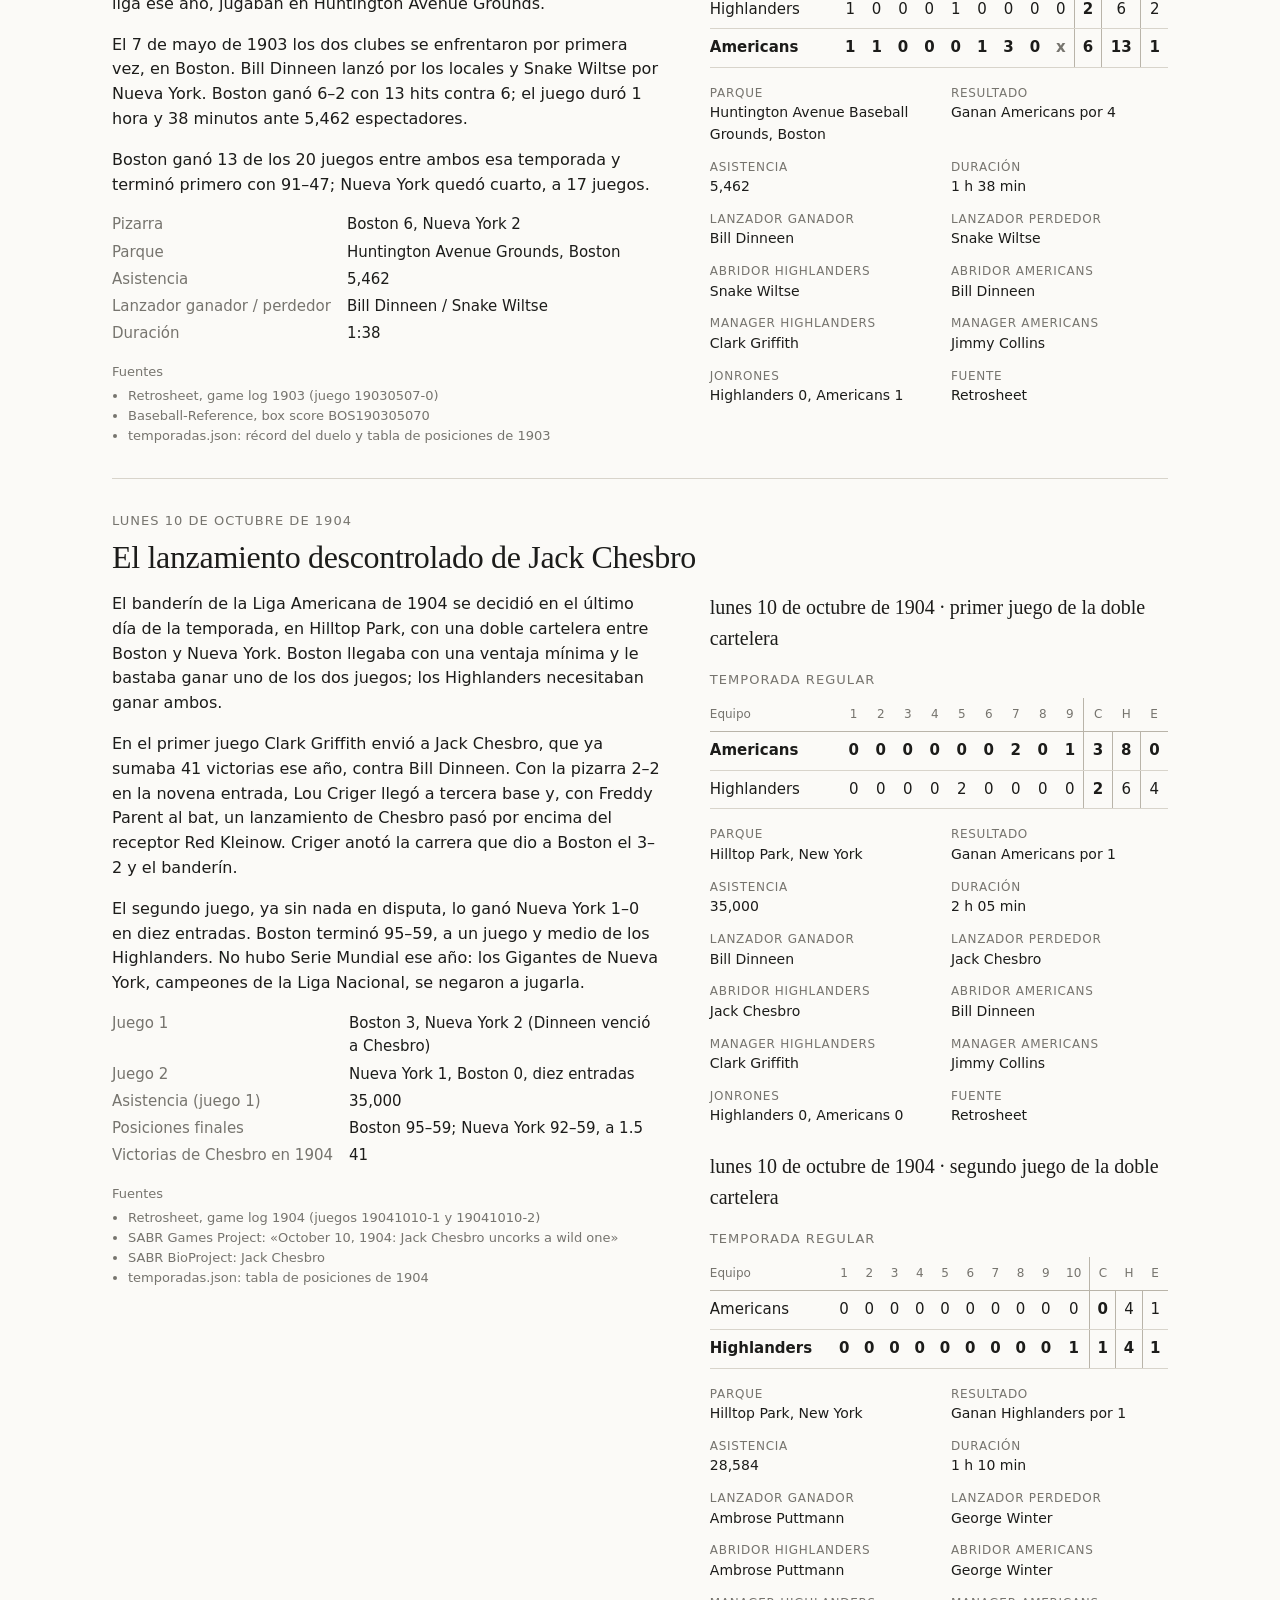
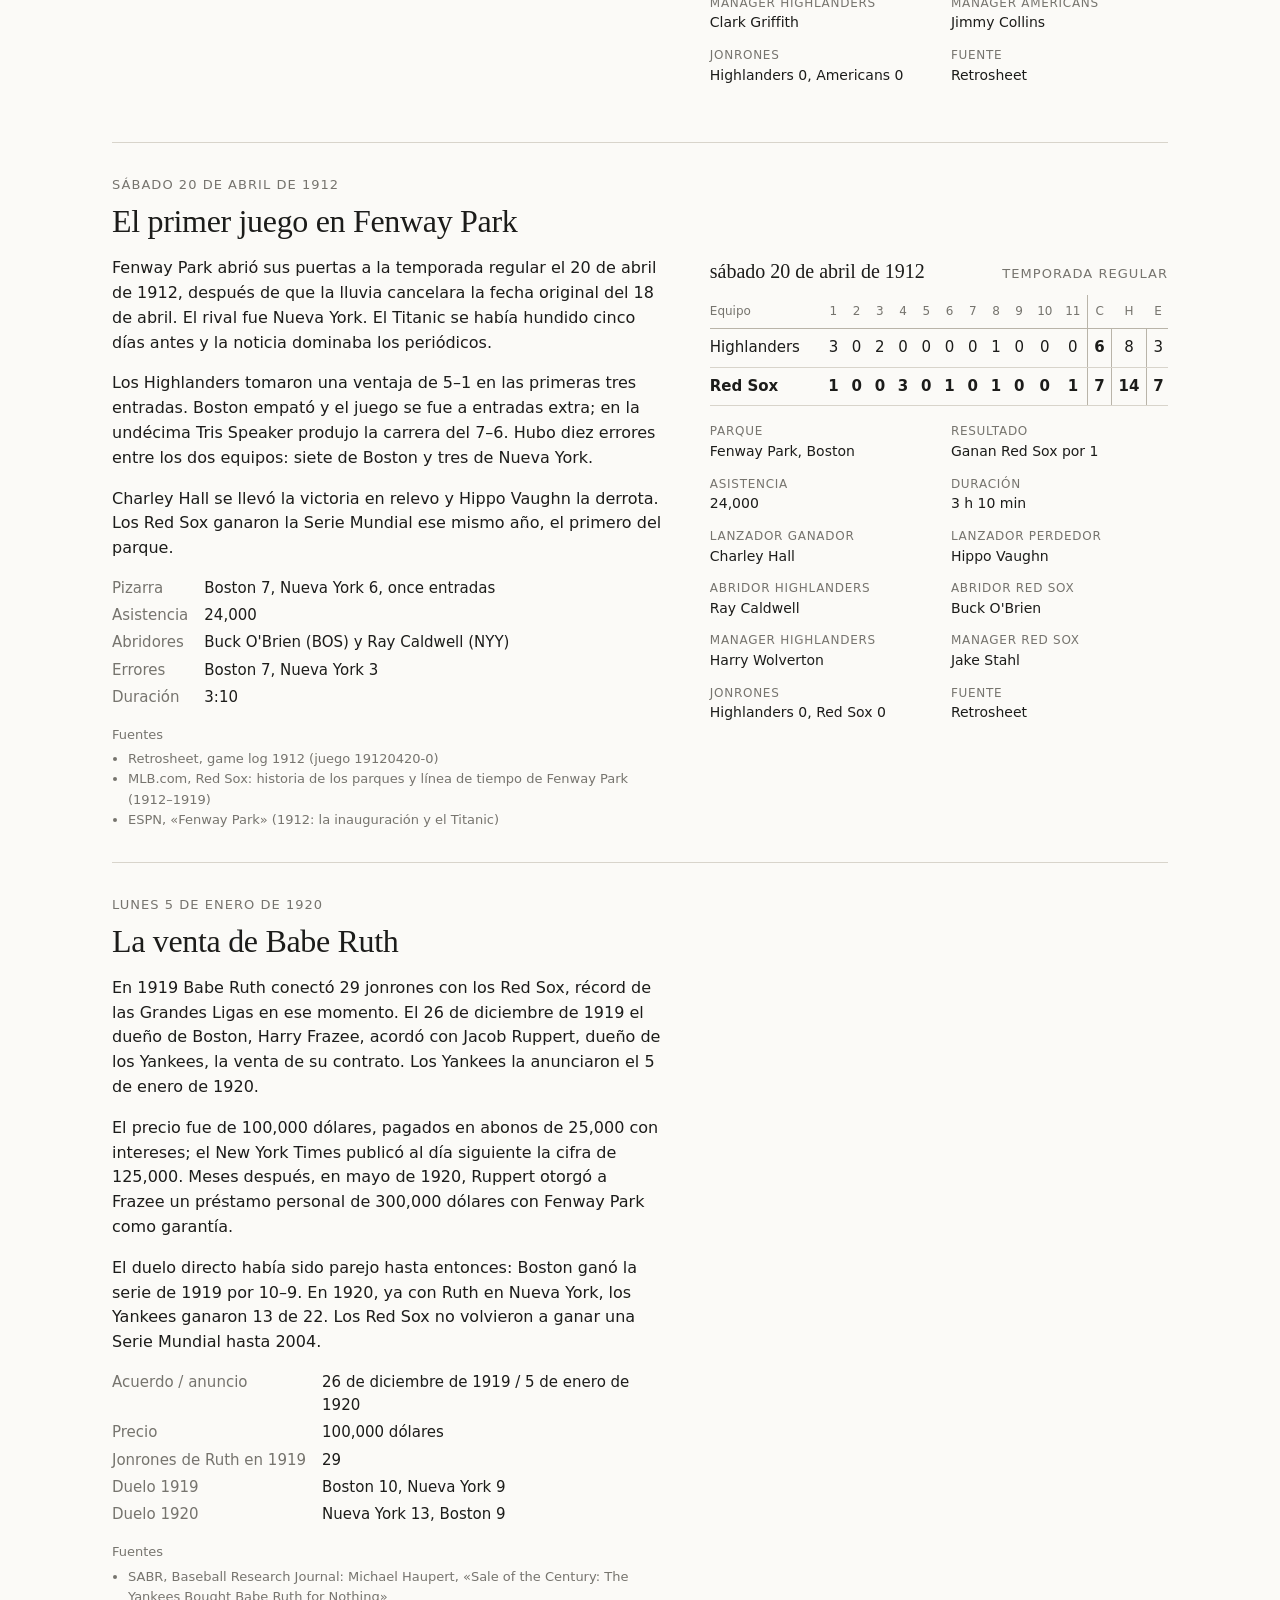
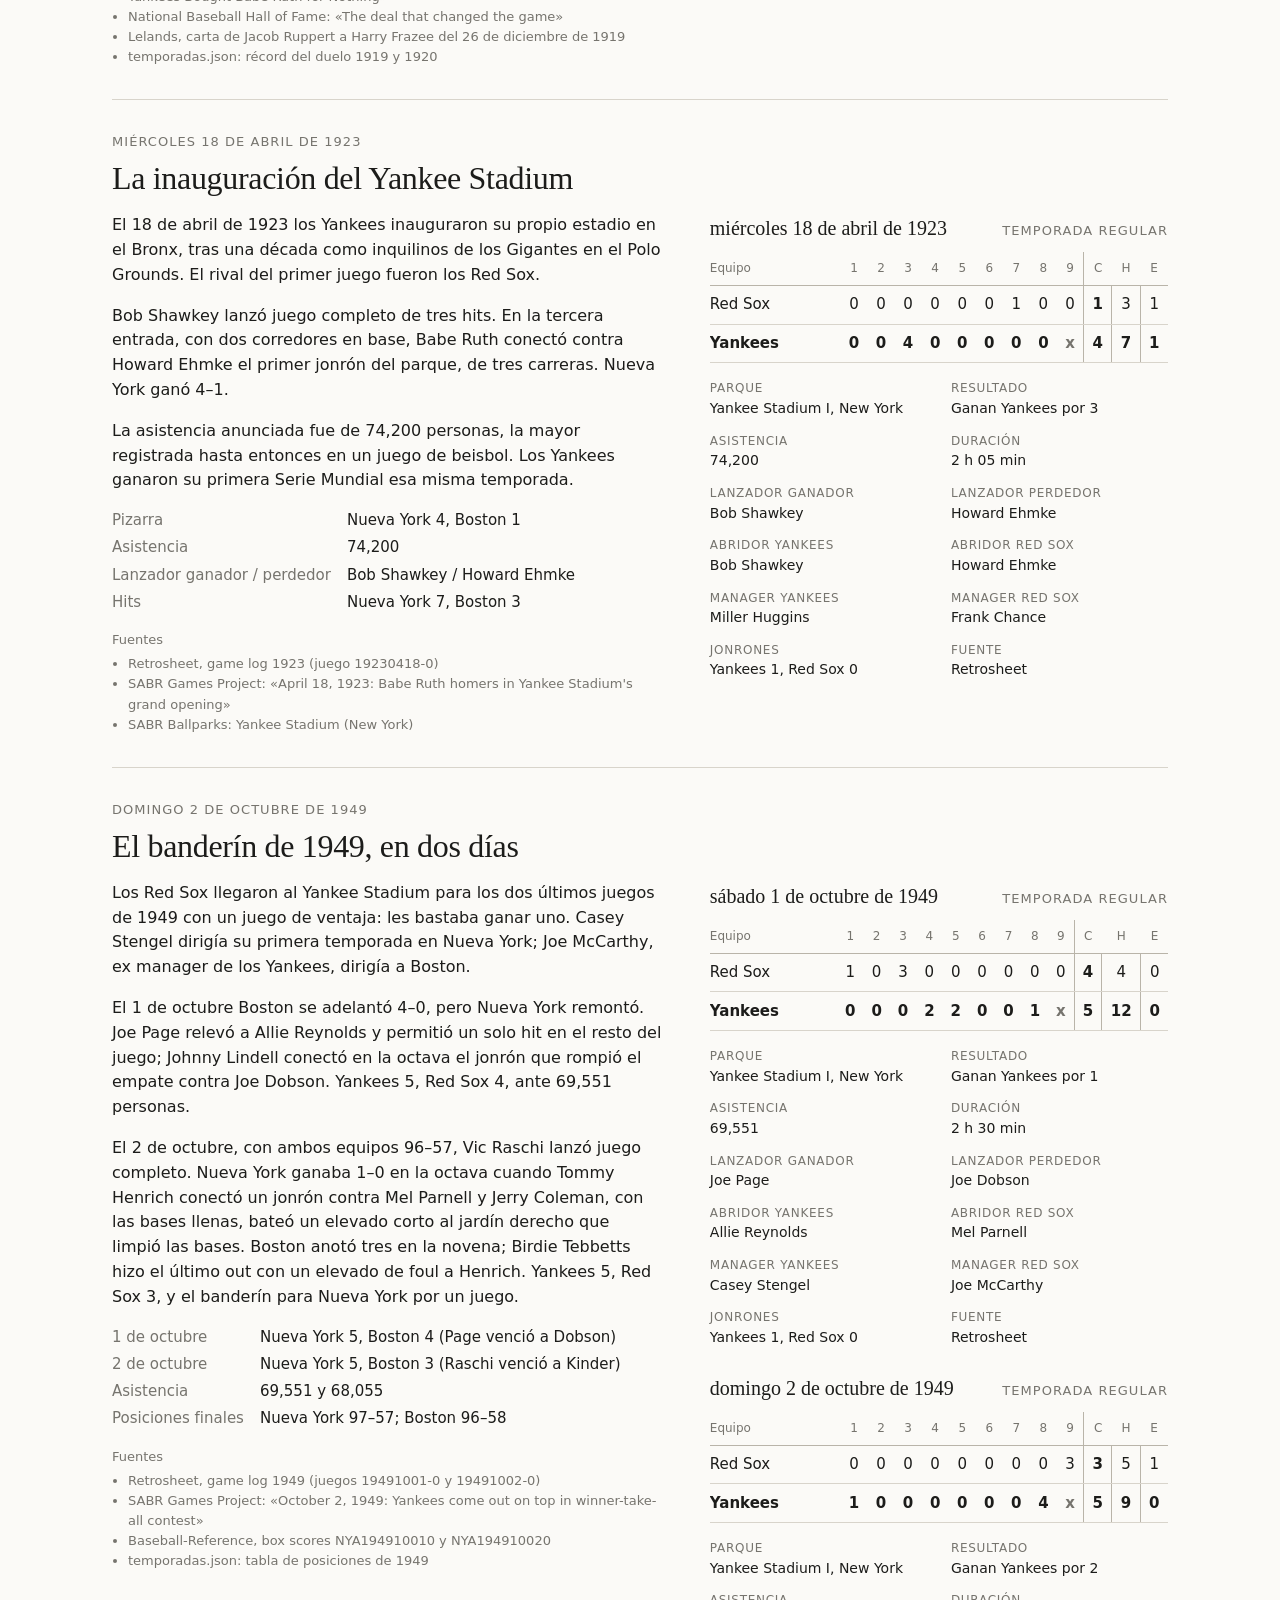
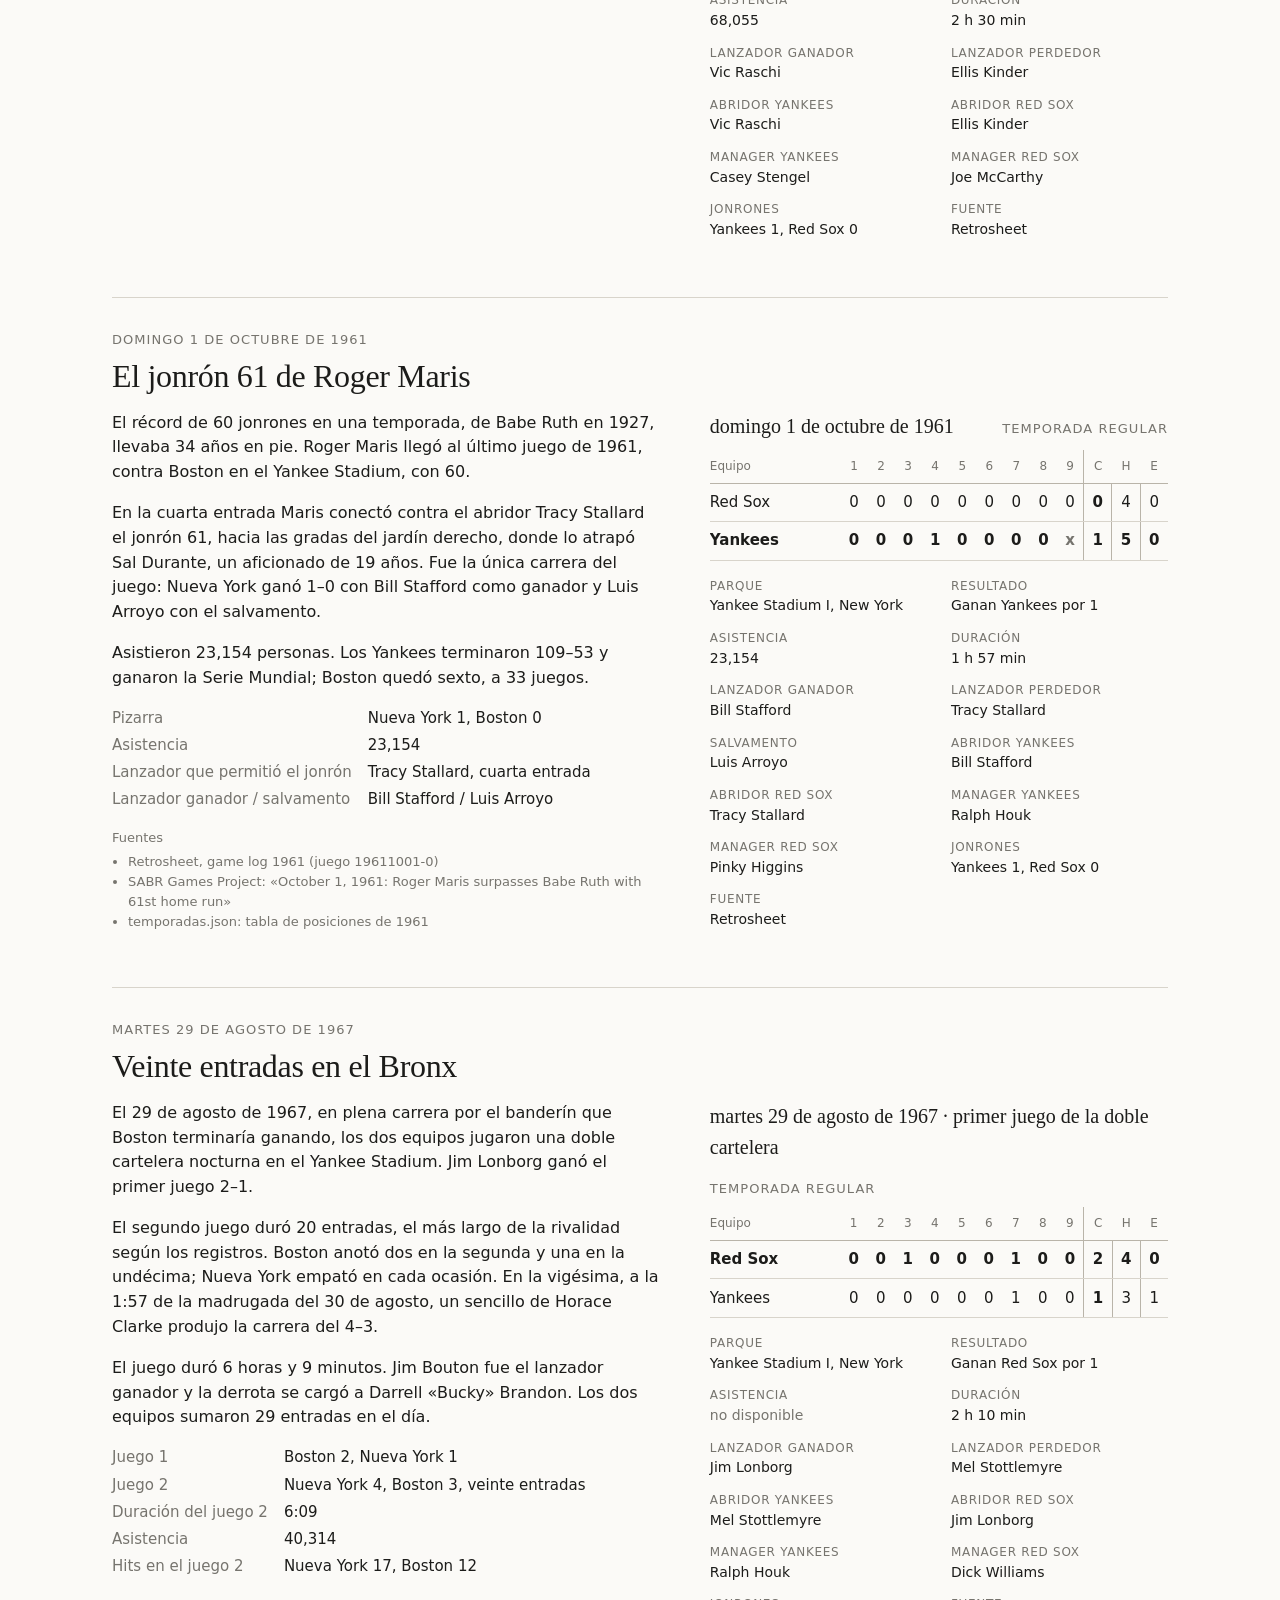
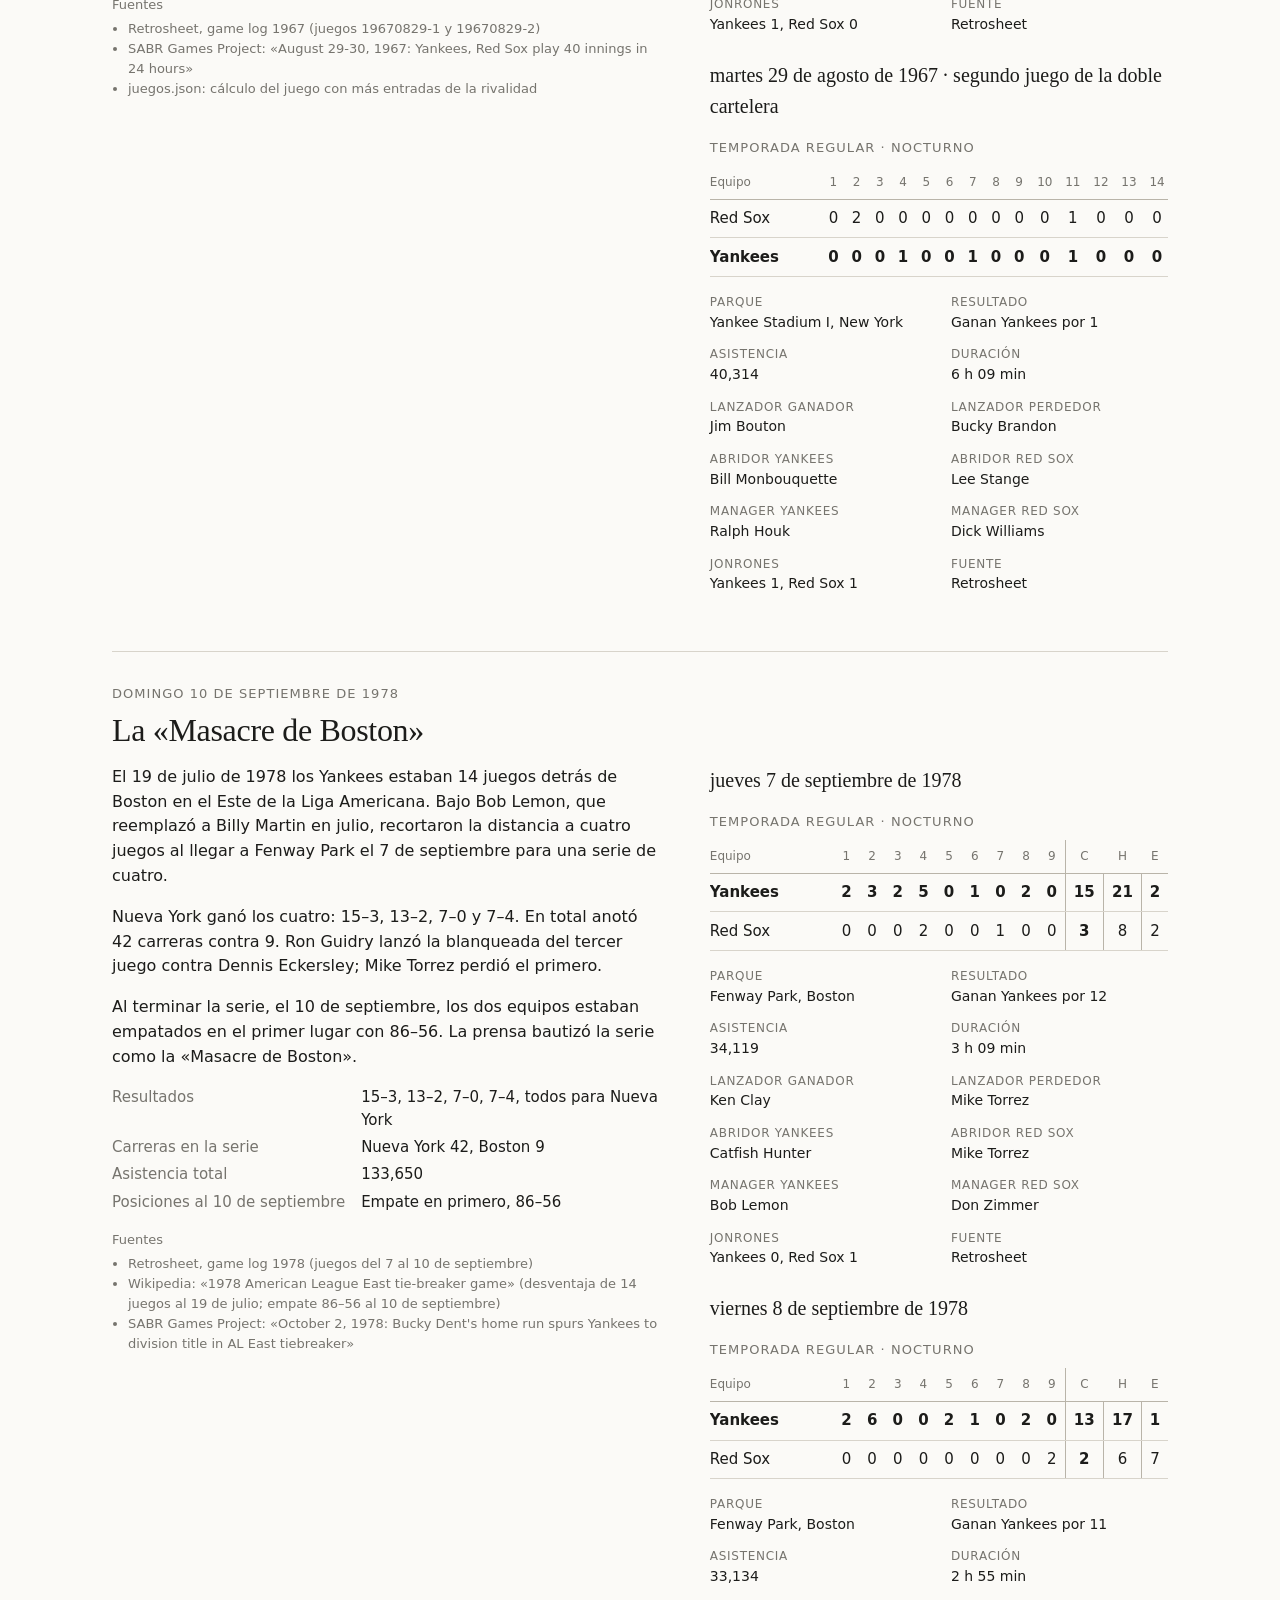
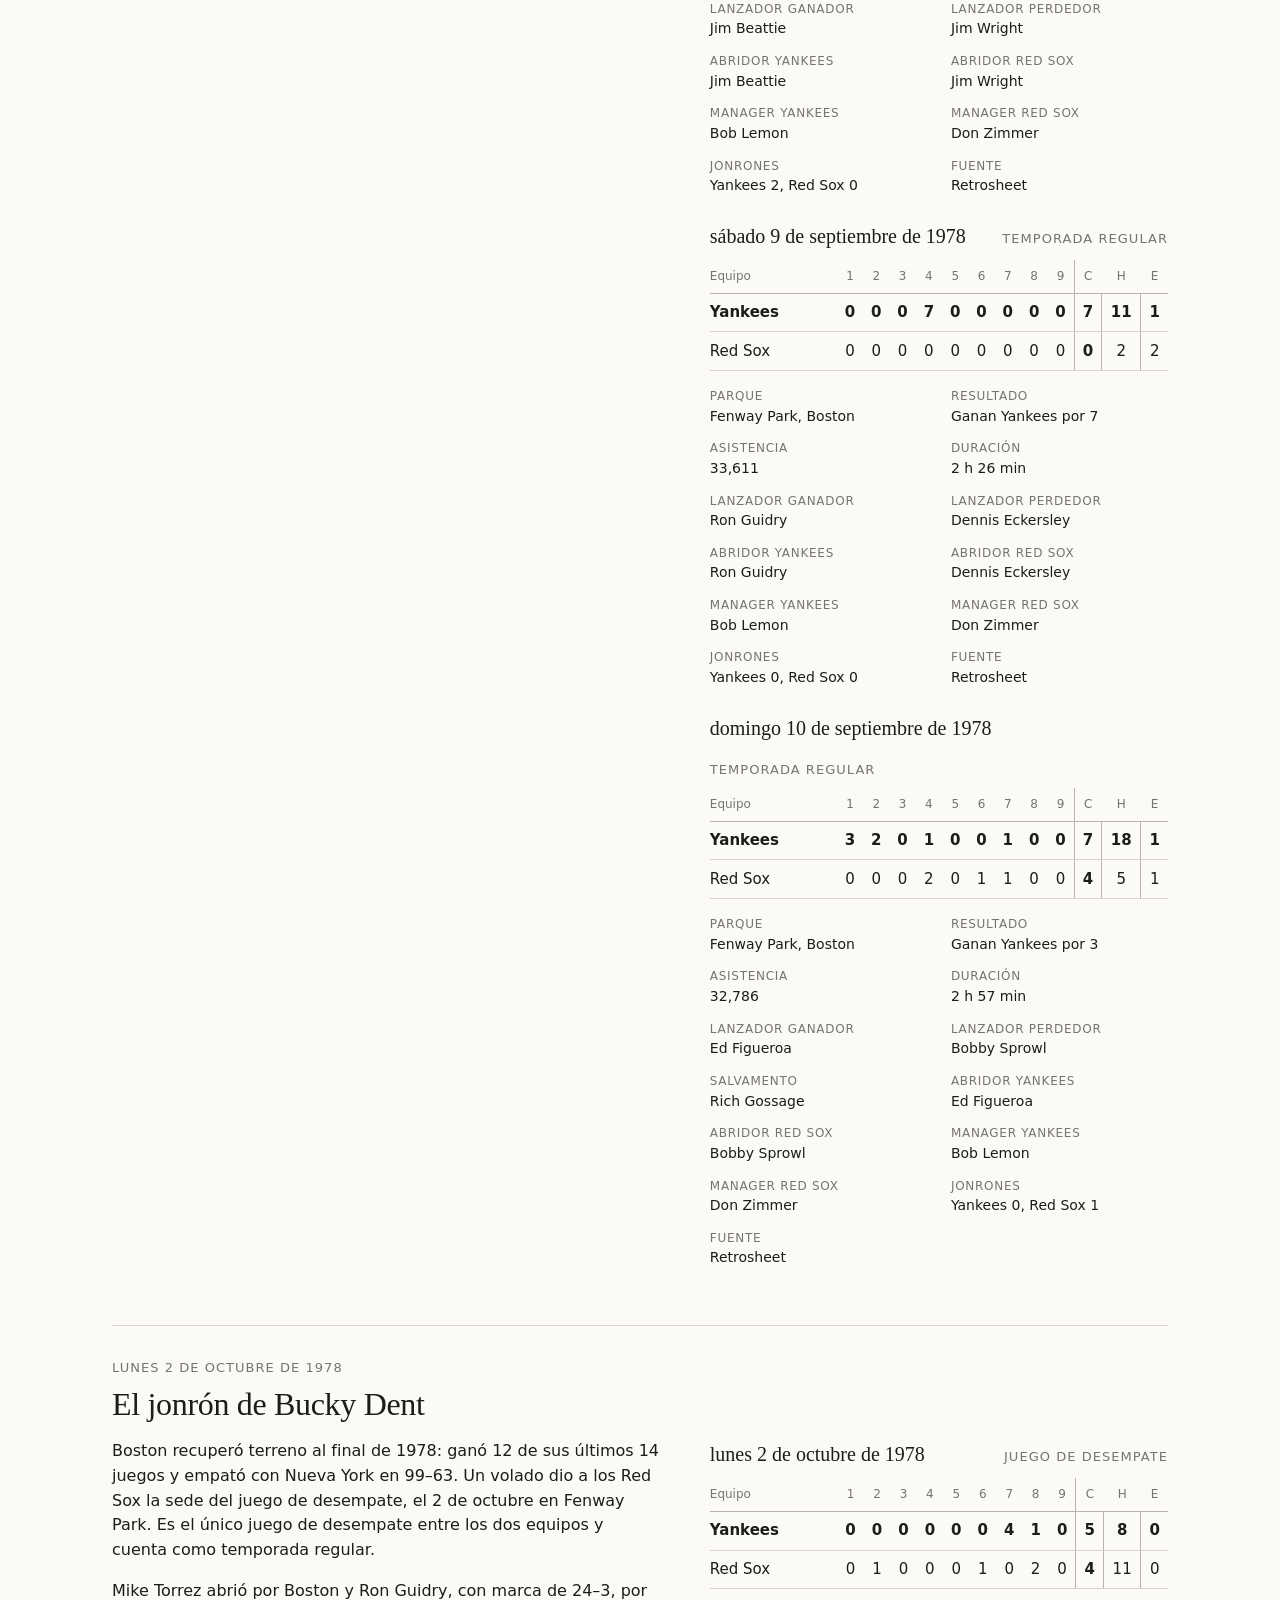
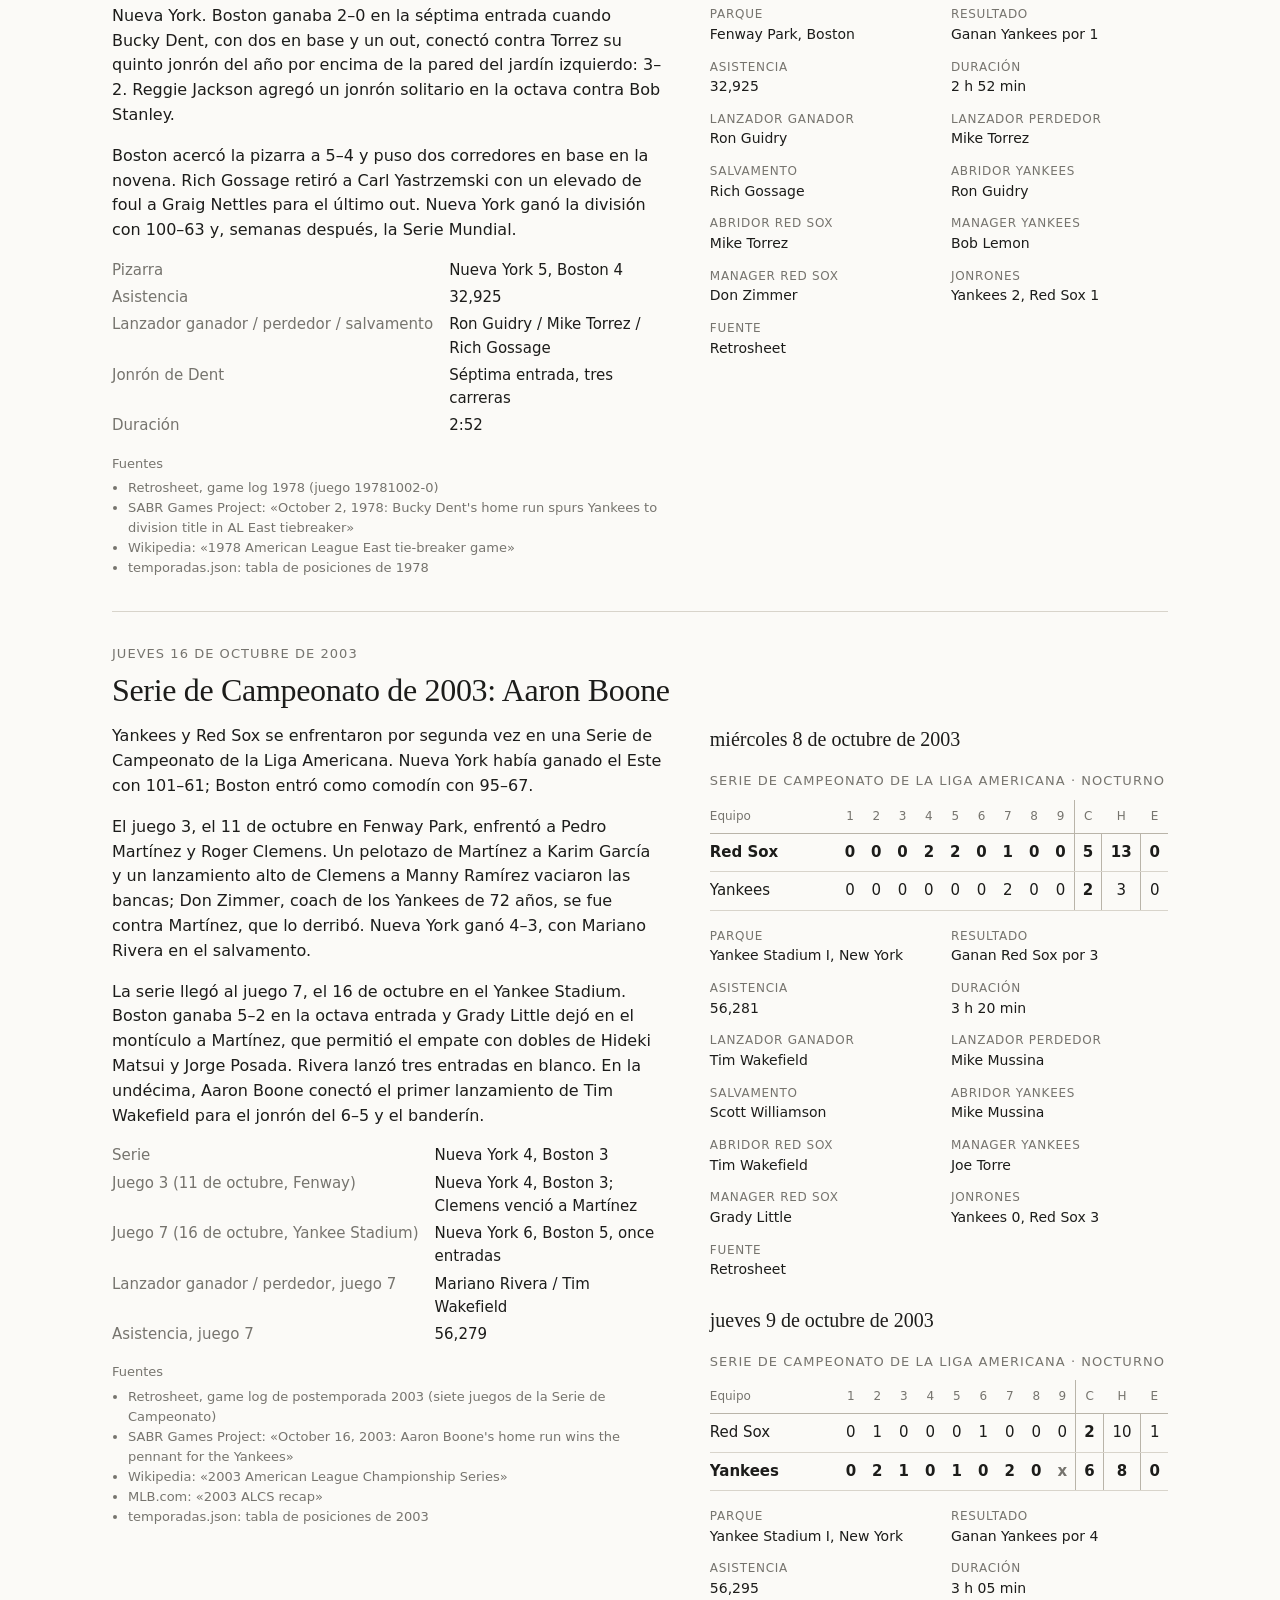
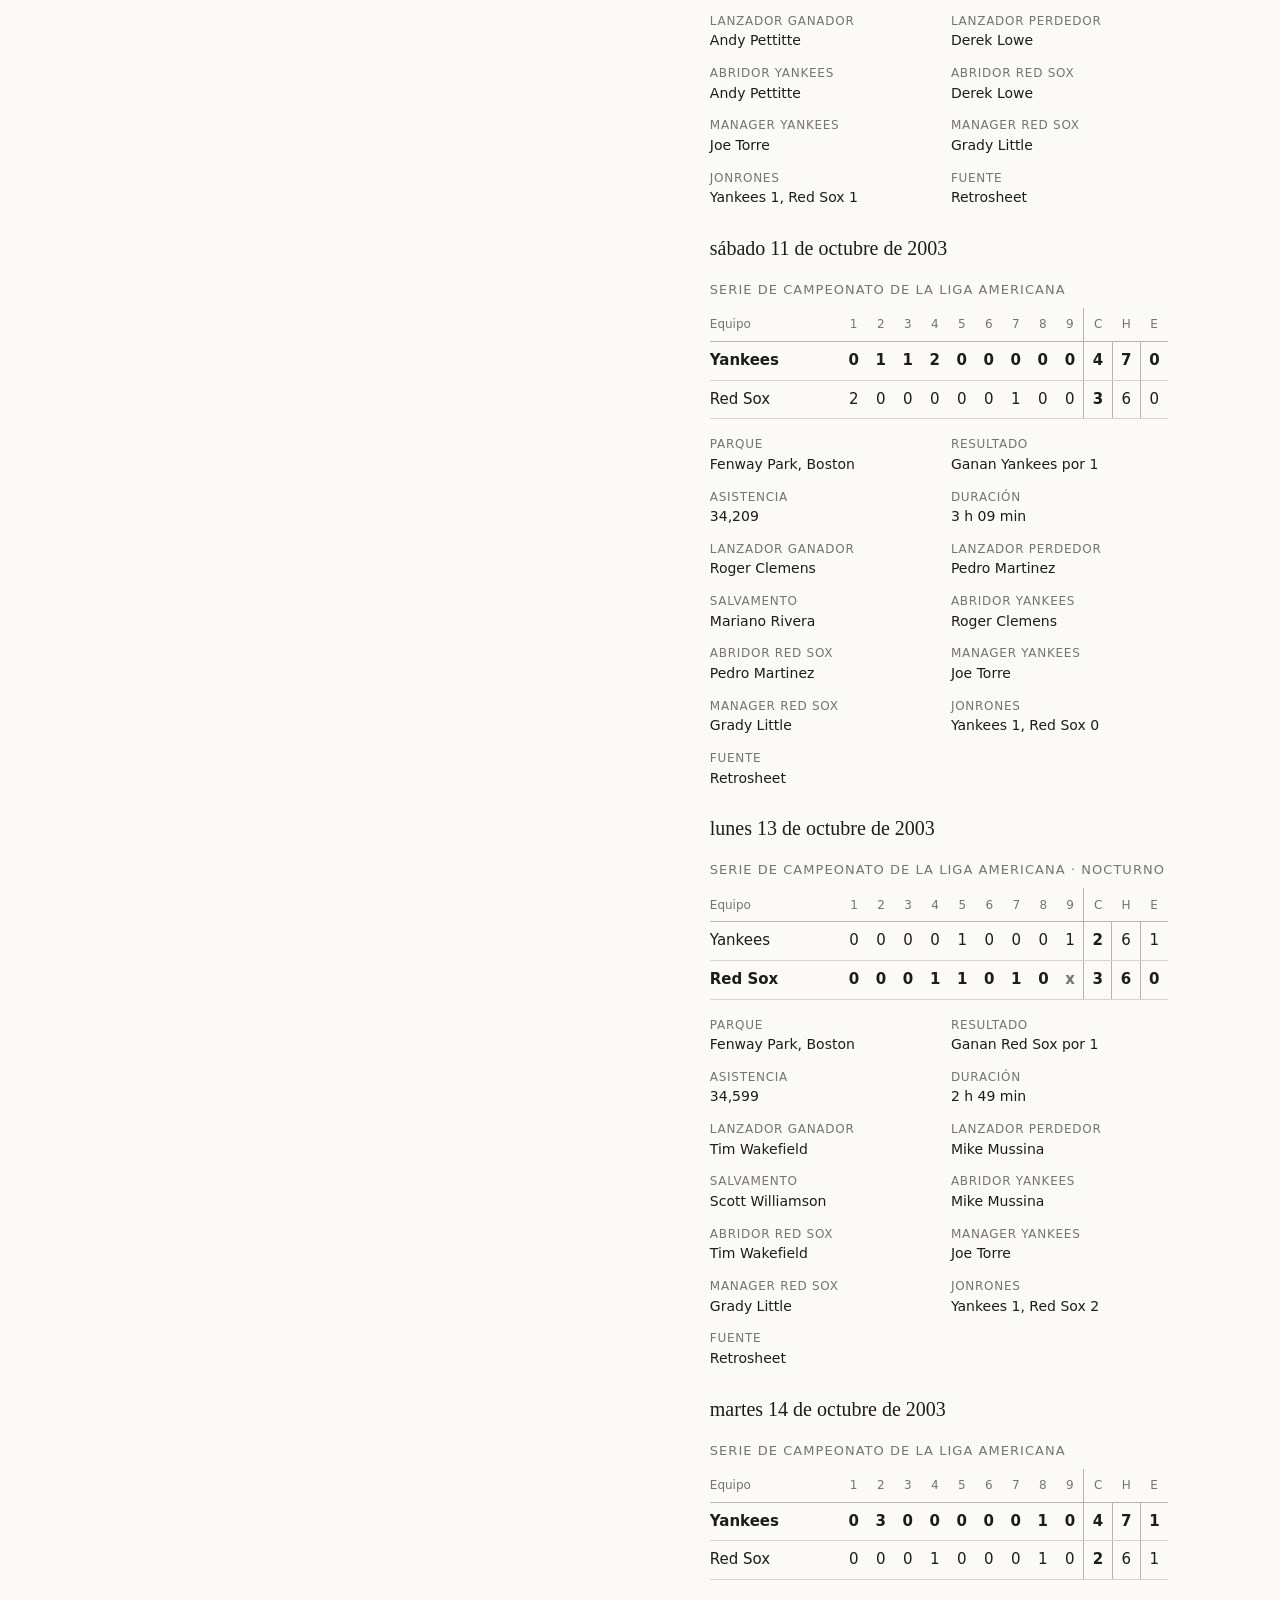
<file: rivalidad/index.html>
<!DOCTYPE html>
<html lang="es-MX">
<head>
<meta charset="utf-8">
<meta name="viewport" content="width=device-width, initial-scale=1">
<title>La Rivalidad · El Monumento</title>
<meta name="description" content="Sala de El Monumento dedicada a los más de dos mil juegos entre los Yankees de Nueva York y los Red Sox de Boston desde 1903.">
<link rel="stylesheet" href="estilos.css">
<script>
  // Aplica el tema antes de pintar para evitar el destello.
  (function () {
    var t = null;
    try { t = localStorage.getItem('monumento-tema'); } catch (e) {}
    if (t === 'claro' || t === 'oscuro') {
      document.documentElement.setAttribute('data-theme', t);
    }
  })();
</script>
</head>
<body>

<header class="cabecera" id="inicio">
  <div class="cabecera__fila">
    <a class="cabecera__volver" href="../index.html">&larr; El Monumento</a>
    <button class="cabecera__tema" type="button" id="btn-tema" aria-pressed="false">Modo oscuro</button>
  </div>
  <p class="cabecera__sala">Sala de Nueva York y Boston</p>
  <h1 class="cabecera__titulo">La Rivalidad</h1>
  <p class="cabecera__sub">Todos los juegos entre los Yankees y los Red Sox desde 1903: la pizarra de cada uno, la cuenta de cada temporada y los momentos que la hicieron rivalidad.</p>
</header>

<nav class="nav" aria-label="Secciones de la sala">
  <ul class="nav__lista">
    <li><a href="#marcador">Marcador</a></li>
    <li><a href="#ventaja">Ventaja</a></li>
    <li><a href="#temporadas">Temporadas</a></li>
    <li><a href="#momentos">Momentos</a></li>
    <li><a href="#buscador">Buscador</a></li>
    <li><a href="#fuentes">Fuentes</a></li>
  </ul>
</nav>

<main class="contenido">

  <p class="aviso-carga" id="aviso-carga" hidden>No se encontraron los datos de la sala. Verifica que la carpeta <code>data/</code> contenga <code>juegos.js</code>, <code>temporadas.js</code>, <code>resumen.js</code>, <code>parques.js</code> y <code>momentos.js</code>.</p>

  <section class="seccion" id="marcador" aria-labelledby="marcador-titulo">
    <h2 class="seccion__titulo" id="marcador-titulo">Marcador histórico</h2>
    <div id="marcador-contenido"></div>
  </section>

  <section class="seccion" id="ventaja" aria-labelledby="ventaja-titulo">
    <h2 class="seccion__titulo" id="ventaja-titulo">La ventaja, año con año</h2>
    <p class="seccion__nota">Diferencia acumulada de victorias en temporada regular (Yankees menos Red Sox). Por encima de la línea del cero, la ventaja es de Nueva York; por debajo, de Boston. Pasa el cursor o usa las flechas del teclado para ver cada temporada.</p>
    <div id="grafica-contenedor" class="grafica"></div>
  </section>

  <section class="seccion" id="temporadas" aria-labelledby="temporadas-titulo">
    <h2 class="seccion__titulo" id="temporadas-titulo">Temporada por temporada</h2>
    <p class="seccion__nota">Elige una década. Cada renglón se expande con la tabla de posiciones final y los juegos más cerrados y de más carreras del año.</p>
    <div class="decadas" id="decadas" role="tablist" aria-label="Décadas"></div>
    <div id="temporadas-contenido"></div>
  </section>

  <section class="seccion" id="momentos" aria-labelledby="momentos-titulo">
    <h2 class="seccion__titulo" id="momentos-titulo">Momentos clave</h2>
    <div id="momentos-contenido"></div>
  </section>

  <section class="seccion" id="buscador" aria-labelledby="buscador-titulo">
    <h2 class="seccion__titulo" id="buscador-titulo">Buscador de juegos</h2>
    <p class="seccion__nota">Busca por fecha exacta o por año. Si ese día no hubo juego entre los dos equipos, se muestran el anterior y el siguiente más cercanos.</p>
    <form class="buscador" id="form-buscador">
      <div class="buscador__campo">
        <label for="b-fecha">Fecha</label>
        <input type="date" id="b-fecha" name="fecha" min="1903-01-01" max="2026-12-31">
      </div>
      <div class="buscador__campo">
        <label for="b-anio">Año</label>
        <input type="number" id="b-anio" name="anio" min="1903" max="2026" inputmode="numeric" placeholder="1978">
      </div>
      <div class="buscador__campo">
        <label for="b-tipo">Tipo</label>
        <select id="b-tipo" name="tipo">
          <option value="todos">Todos</option>
          <option value="regular">Temporada regular</option>
          <option value="post">Postemporada</option>
        </select>
      </div>
      <div class="buscador__acciones">
        <button type="submit" class="boton">Buscar</button>
        <button type="button" class="boton boton--secundario" id="b-limpiar">Limpiar</button>
      </div>
    </form>
    <div id="buscador-resultados" aria-live="polite"></div>
  </section>

</main>

<footer class="pie" id="fuentes">
  <h2 class="seccion__titulo">Fuentes</h2>
  <div id="pie-fuentes"></div>
  <blockquote class="pie__retrosheet" id="pie-retrosheet" lang="en"></blockquote>
  <p class="pie__nota">No hay datos inventados en esta sala. Cada pizarra, marcador y tabla de posiciones proviene de las fuentes citadas; cuando un dato no está en ellas (asistencia, duración, jonrones de algún juego antiguo), se indica como no disponible en lugar de llenarse.</p>
  <p class="pie__nota"><a href="../index.html">&larr; Volver a El Monumento</a></p>
</footer>

<dialog class="dialogo" id="dialogo-pizarra" aria-labelledby="dialogo-titulo">
  <div class="dialogo__barra">
    <p class="dialogo__titulo" id="dialogo-titulo">Pizarra</p>
    <button type="button" class="dialogo__cerrar" id="dialogo-cerrar">Cerrar</button>
  </div>
  <div id="dialogo-contenido"></div>
</dialog>

<script src="data/parques.js"></script>
<script src="data/resumen.js"></script>
<script src="data/temporadas.js"></script>
<script src="data/momentos.js"></script>
<script src="data/juegos.js"></script>
<script src="app.js"></script>
</body>
</html>
</file>
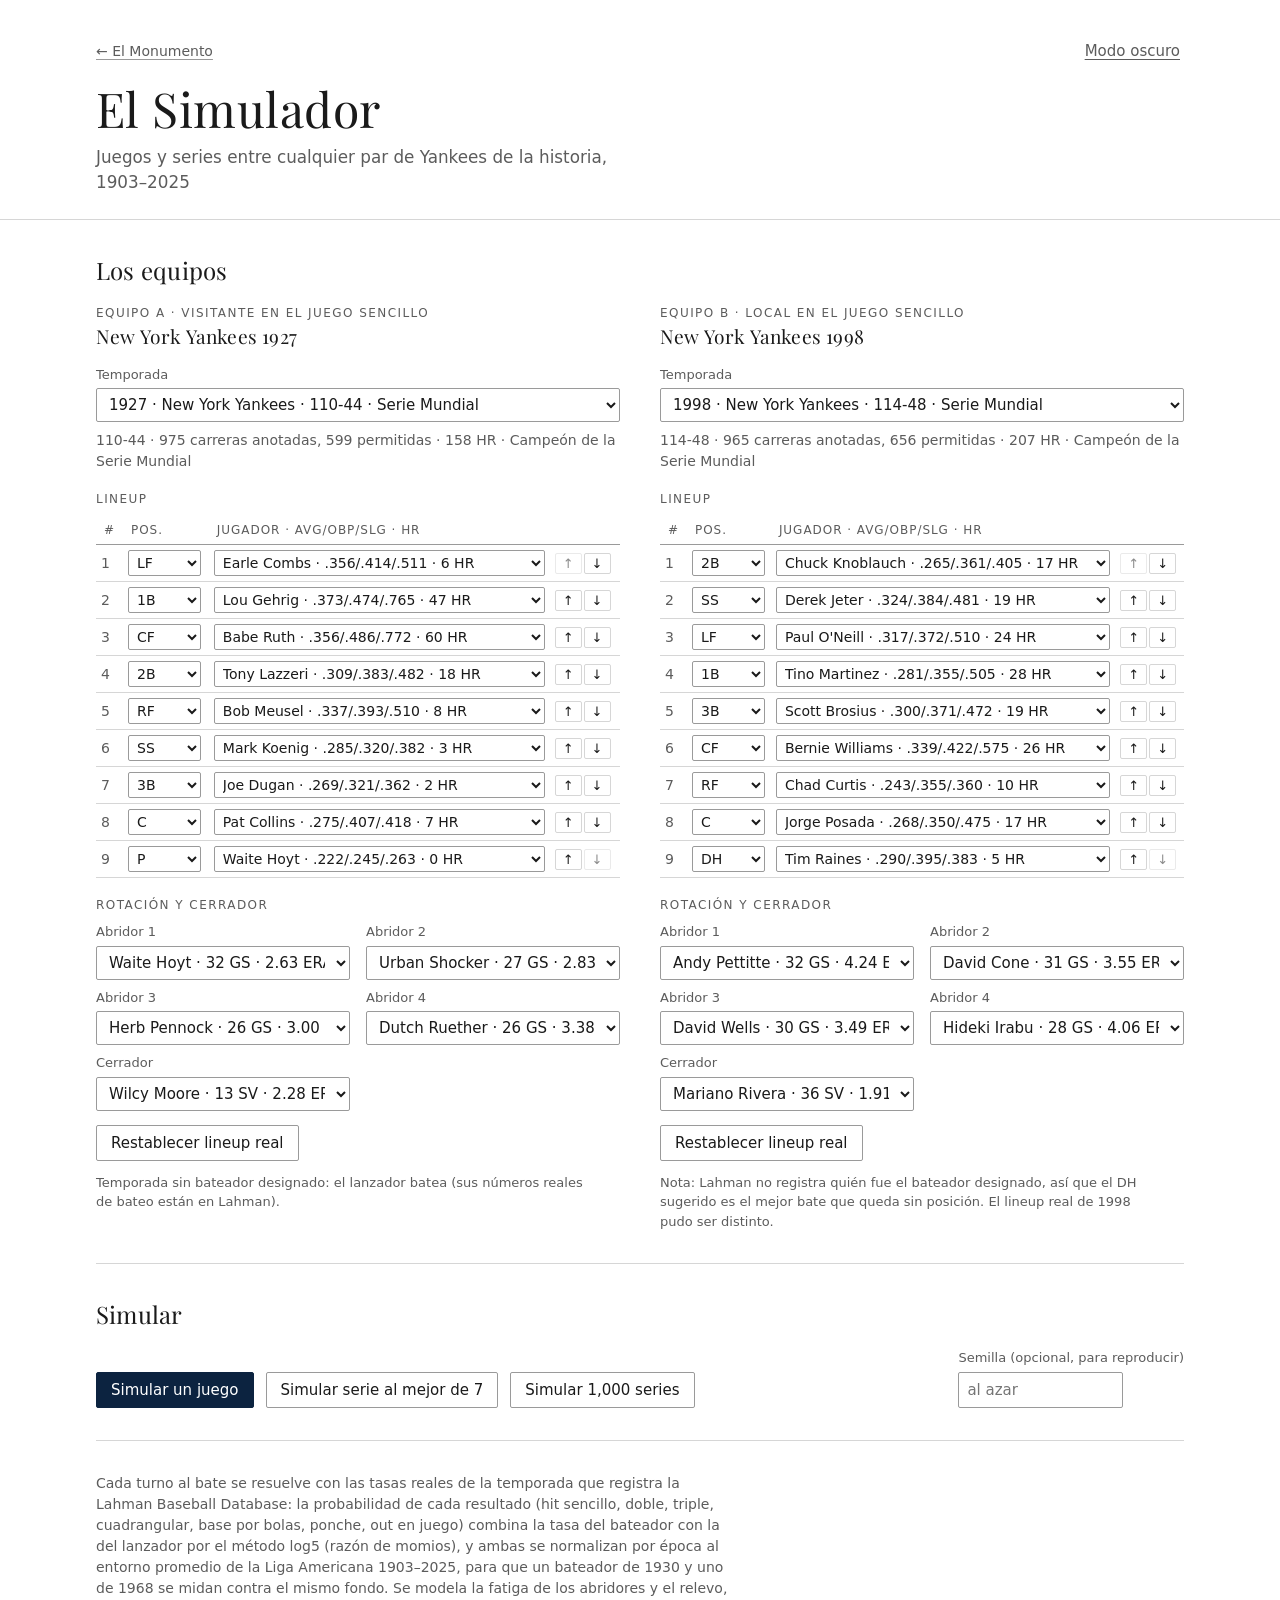
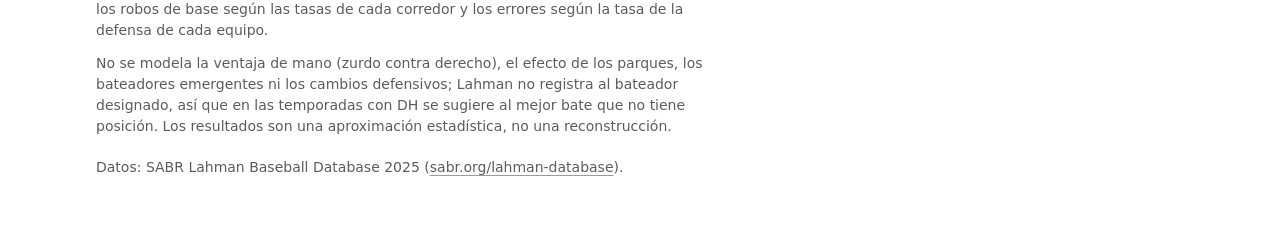
<file: simulador/index.html>
<!DOCTYPE html>
<html lang="es-MX">
<head>
  <meta charset="utf-8">
  <meta name="viewport" content="width=device-width, initial-scale=1">
  <title>El Simulador · Yankees 1903–2025</title>
  <meta name="description" content="Juegos y series simulados entre cualquier par de equipos de los Yankees de la historia, con datos de la Lahman Baseball Database.">
  <script>
    // Aplica el tema guardado antes de pintar para evitar el parpadeo.
    (function () {
      try {
        var t = localStorage.getItem('simulador-tema');
        if (t === 'oscuro' || t === 'claro') document.documentElement.classList.add(t);
      } catch (e) {}
    })();
  </script>
  <link rel="preconnect" href="https://fonts.googleapis.com">
  <link rel="stylesheet" href="https://fonts.googleapis.com/css2?family=Playfair+Display:wght@400;500&display=swap">
  <link rel="stylesheet" href="css/estilo.css">
</head>
<body>
  <header class="cabecera">
    <div class="contenedor">
      <div class="cabecera-superior">
        <a href="../index.html">← El Monumento</a>
        <button type="button" class="boton discreto" id="boton-tema" aria-pressed="false">Modo oscuro</button>
      </div>
      <h1>El Simulador</h1>
      <p class="subtitulo">Juegos y series entre cualquier par de Yankees de la historia, 1903–2025</p>
    </div>
  </header>

  <main class="contenedor">
    <section class="seccion" aria-labelledby="titulo-equipos">
      <h2 id="titulo-equipos">Los equipos</h2>
      <div class="columnas">
        <div class="columna-equipo" id="equipo-A" data-lado="A"></div>
        <div class="columna-equipo" id="equipo-B" data-lado="B"></div>
      </div>
    </section>

    <section class="seccion" aria-labelledby="titulo-simular">
      <h2 id="titulo-simular">Simular</h2>
      <div class="botonera">
        <button type="button" class="boton principal" id="boton-juego">Simular un juego</button>
        <button type="button" class="boton" id="boton-serie">Simular serie al mejor de 7</button>
        <button type="button" class="boton" id="boton-mil">Simular 1,000 series</button>
        <div class="semilla">
          <label for="semilla">Semilla (opcional, para reproducir)</label>
          <input type="number" id="semilla" inputmode="numeric" min="0" step="1" placeholder="al azar">
        </div>
      </div>
      <p class="mensaje-error" id="mensaje-error" role="alert"></p>
    </section>

    <section class="seccion" id="seccion-resultado" aria-live="polite" hidden>
      <h2 id="titulo-resultado">Resultado</h2>
      <div id="resultado"></div>
    </section>
  </main>

  <footer class="pie">
    <div class="contenedor">
      <h2 class="visualmente-oculto">Método y créditos</h2>
      <p>
        Cada turno al bate se resuelve con las tasas reales de la temporada que registra la Lahman
        Baseball Database: la probabilidad de cada resultado (hit sencillo, doble, triple, cuadrangular,
        base por bolas, ponche, out en juego) combina la tasa del bateador con la del lanzador por el
        método log5 (razón de momios), y ambas se normalizan por época al entorno promedio de la Liga
        Americana 1903–2025, para que un bateador de 1930 y uno de 1968 se midan contra el mismo fondo.
        Se modela la fatiga de los abridores y el relevo, los robos de base según las tasas de cada corredor
        y los errores según la tasa de la defensa de cada equipo.
      </p>
      <p>
        No se modela la ventaja de mano (zurdo contra derecho), el efecto de los parques, los bateadores
        emergentes ni los cambios defensivos; Lahman no registra al bateador designado, así que en las
        temporadas con DH se sugiere al mejor bate que no tiene posición. Los resultados son una
        aproximación estadística, no una reconstrucción.
      </p>
      <p class="credito">Datos: SABR Lahman Baseball Database 2025 (<a href="https://sabr.org/lahman-database">sabr.org/lahman-database</a>).</p>
    </div>
  </footer>

  <!-- Datos estáticos: índice de temporadas y entorno de liga. Las temporadas se cargan al elegirlas. -->
  <script src="data/indice.js"></script>
  <script src="data/liga.js"></script>
  <script src="js/motor.js"></script>
  <script src="js/narracion.js"></script>
  <script src="js/app.js"></script>
</body>
</html>
</file>
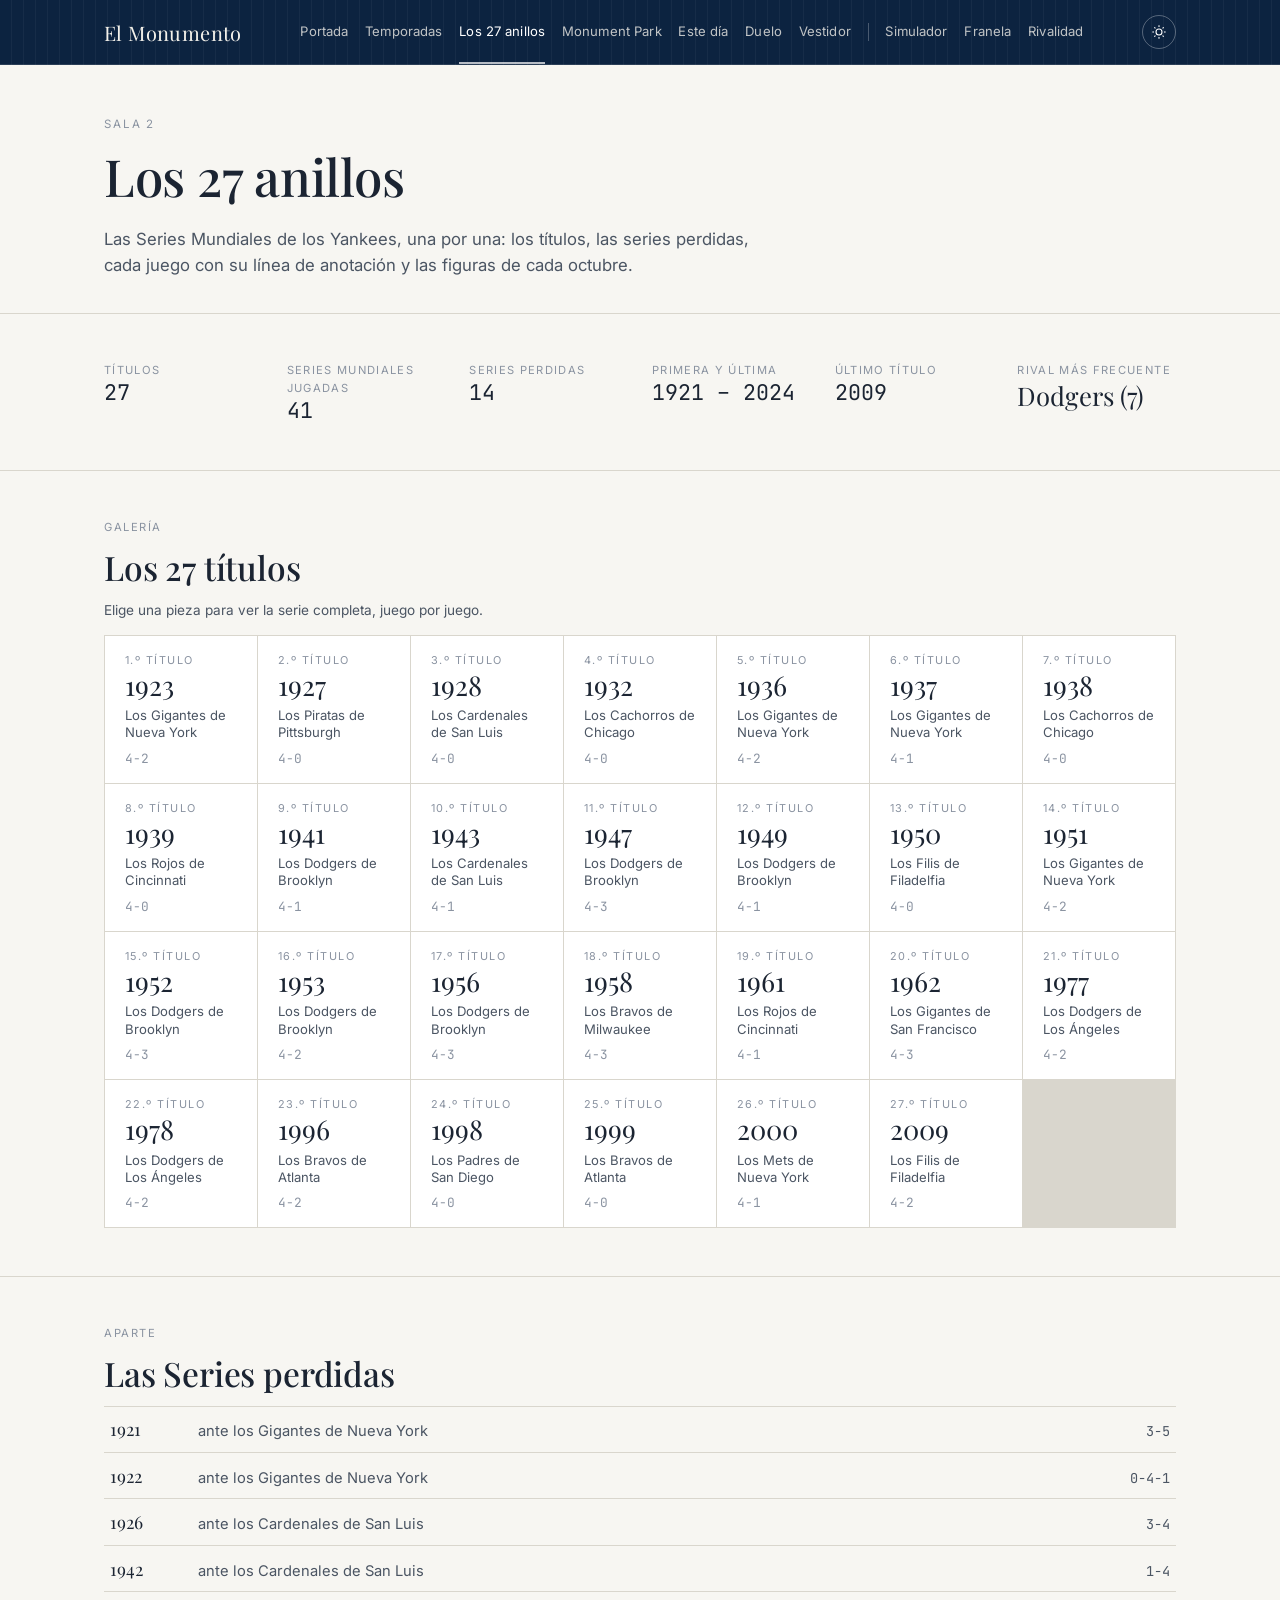
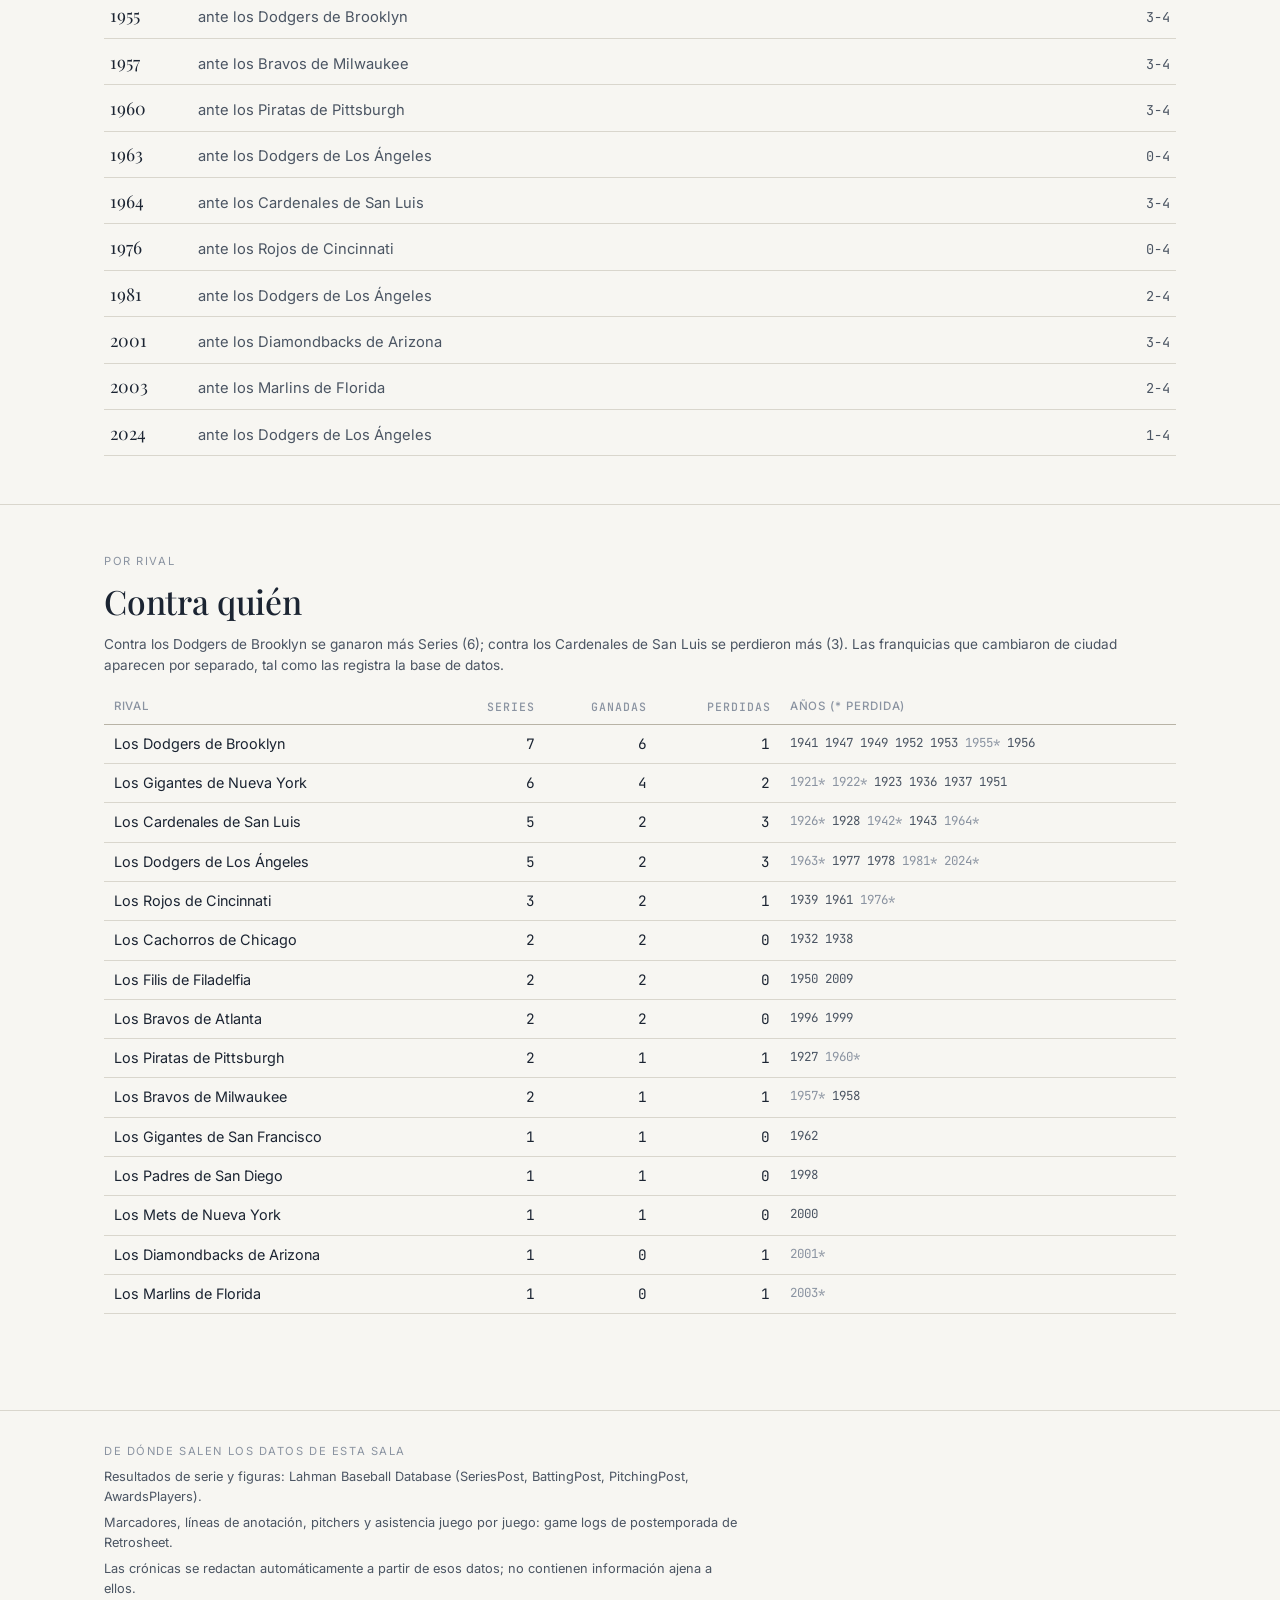
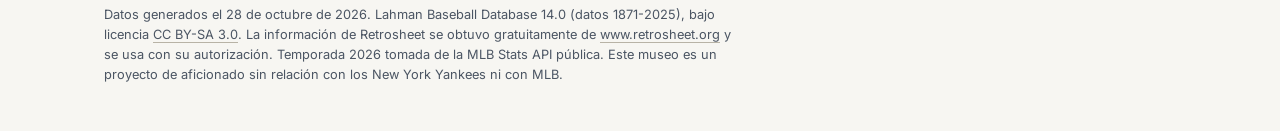
<file: anillos.html>
<!doctype html>
<html lang="es-MX">
<head>
<meta charset="utf-8">
<meta name="viewport" content="width=device-width, initial-scale=1">
<title>Los 27 anillos — El Monumento</title>
<link rel="stylesheet" href="assets/css/museo.css">
<link rel="stylesheet" href="assets/css/anillos.css">
<script src="data/meta.js"></script>
<script src="data/series.js"></script>
<script src="data/temporadas.js"></script>
<script src="assets/js/comun.js"></script>
</head>
<body>
<!-- comun.js inserta la cabecera con navegación y botón de tema al cargar -->
<main>
  <section class="sala-cabeza"><div class="contenedor">
    <p class="sobre">Sala 2</p>
    <h1>Los 27 anillos</h1>
    <p class="intro" id="intro">Las Series Mundiales de los Yankees, una por una: los títulos, las series perdidas, cada juego con su línea de anotación y las figuras de cada octubre.</p>
  </div></section>

  <!-- Resumen general: se muestra cuando no hay serie elegida -->
  <section class="seccion" id="resumen" aria-labelledby="resumen-titulo"><div class="contenedor">
    <h2 id="resumen-titulo" class="sr-solo">Resumen</h2>
    <div class="datos" id="resumen-datos"></div>
  </div></section>

  <!-- Detalle de una Serie Mundial (navegación por #año) -->
  <section class="seccion oculto" id="detalle" aria-live="polite"><div class="contenedor" id="detalle-contenido"></div></section>

  <!-- Galería de los 27 títulos -->
  <section class="seccion" id="galeria"><div class="contenedor">
    <p class="etiqueta-sobre">Galería</p>
    <h2>Los 27 títulos</h2>
    <p class="peq">Elige una pieza para ver la serie completa, juego por juego.</p>
    <ol class="lista-limpia placas" id="placas"></ol>
  </div></section>

  <!-- Las 14 Series perdidas -->
  <section class="seccion" id="perdidas"><div class="contenedor">
    <p class="etiqueta-sobre">Aparte</p>
    <h2>Las Series perdidas</h2>
    <ol class="lista-limpia perdidas-lista" id="perdidas-lista"></ol>
  </div></section>

  <!-- Resumen por rival -->
  <section class="seccion" id="rivales"><div class="contenedor">
    <p class="etiqueta-sobre">Por rival</p>
    <h2>Contra quién</h2>
    <p class="peq" id="rivales-nota"></p>
    <div class="tabla-scroll"><table class="tabla" id="rivales-tabla"></table></div>
  </div></section>
</main>
<script src="assets/js/anillos.js"></script>
</body>
</html>
</file>
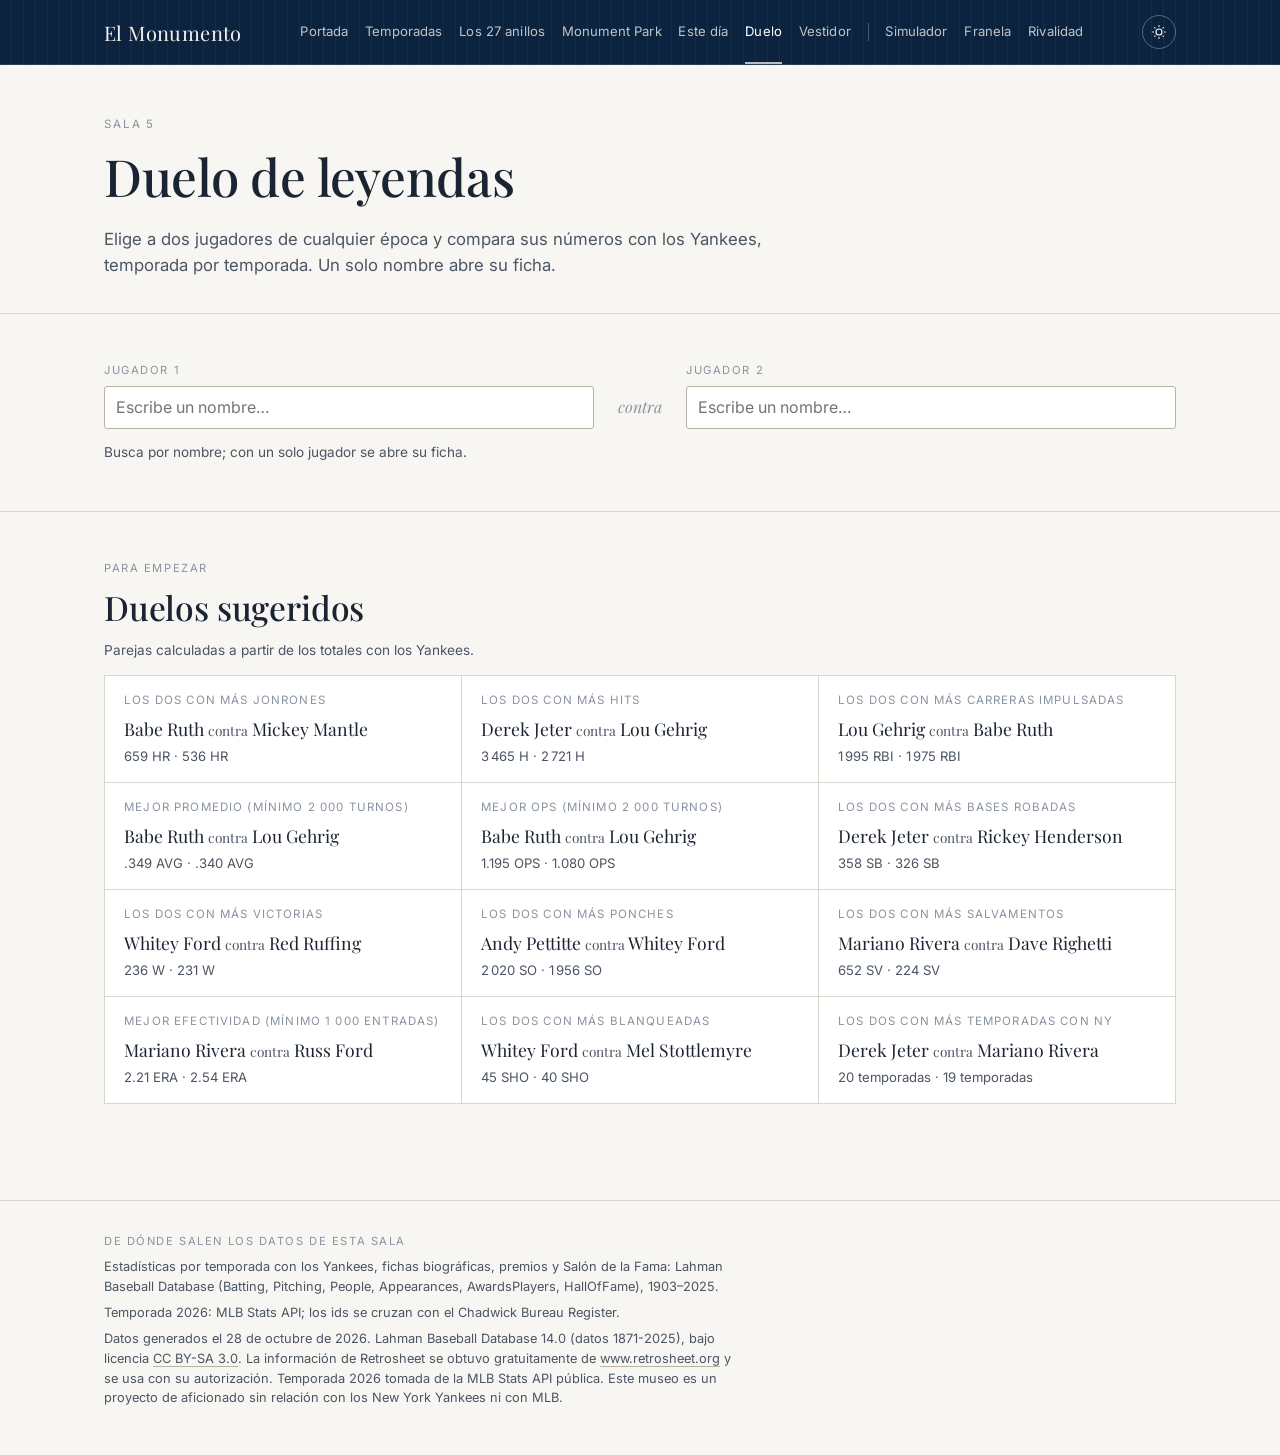
<file: duelo.html>
<!doctype html>
<html lang="es-MX">
<head>
<meta charset="utf-8">
<meta name="viewport" content="width=device-width, initial-scale=1">
<title>Duelo de leyendas — El Monumento</title>
<link rel="stylesheet" href="assets/css/museo.css">
<link rel="stylesheet" href="assets/css/duelo.css">
<script src="data/meta.js"></script>
<script src="data/temporadas.js"></script>
<script src="data/jugadores.js"></script>
<script src="assets/js/comun.js"></script>
</head>
<body>
<!-- comun.js inserta la cabecera con navegación y botón de tema al cargar -->
<main>
  <section class="sala-cabeza"><div class="contenedor">
    <p class="sobre">Sala 5</p>
    <h1>Duelo de leyendas</h1>
    <p class="intro" id="intro">Elige a dos jugadores de cualquier época y compara sus números con los Yankees, temporada por temporada. Un solo nombre abre su ficha.</p>
  </div></section>

  <!-- Buscadores: siempre visibles -->
  <section class="seccion buscadores" id="buscadores" aria-labelledby="buscadores-titulo"><div class="contenedor">
    <h2 id="buscadores-titulo" class="sr-solo">Elegir jugadores</h2>
    <div class="buscadores-rejilla">
      <div class="buscador" data-indice="0">
        <label class="etiqueta-sobre" for="buscar-0">Jugador 1</label>
        <input class="campo" id="buscar-0" type="text" autocomplete="off" spellcheck="false" placeholder="Escribe un nombre…"
               role="combobox" aria-autocomplete="list" aria-expanded="false" aria-controls="lista-0" aria-haspopup="listbox">
        <ul class="autocompletar" id="lista-0" role="listbox" aria-label="Resultados para jugador 1" hidden></ul>
      </div>
      <p class="buscadores-vs" aria-hidden="true">contra</p>
      <div class="buscador" data-indice="1">
        <label class="etiqueta-sobre" for="buscar-1">Jugador 2</label>
        <input class="campo" id="buscar-1" type="text" autocomplete="off" spellcheck="false" placeholder="Escribe un nombre…"
               role="combobox" aria-autocomplete="list" aria-expanded="false" aria-controls="lista-1" aria-haspopup="listbox">
        <ul class="autocompletar" id="lista-1" role="listbox" aria-label="Resultados para jugador 2" hidden></ul>
      </div>
    </div>
    <p class="peq buscadores-nota" id="buscadores-nota"></p>
  </section>

  <!-- Mensaje cuando el hash no corresponde a ningún jugador -->
  <section class="seccion oculto" id="aviso"><div class="contenedor"><p id="aviso-texto"></p></div></section>

  <!-- Ficha de un solo jugador (duelo.html#id) -->
  <section class="seccion oculto" id="ficha" aria-live="polite"><div class="contenedor" id="ficha-contenido"></div></section>

  <!-- Duelo (duelo.html#id1,id2) -->
  <section class="seccion oculto" id="duelo" aria-live="polite"><div class="contenedor">
    <div id="duelo-fichas" class="duelo-fichas"></div>
  </div></section>

  <section class="seccion oculto" id="comparacion"><div class="contenedor">
    <p class="etiqueta-sobre">Totales con los Yankees</p>
    <h2>Frente a frente</h2>
    <p class="peq" id="comparacion-nota"></p>
    <div id="comparacion-tablas"></div>
  </div></section>

  <section class="seccion oculto" id="trayectoria"><div class="contenedor">
    <p class="etiqueta-sobre">Trayectoria</p>
    <h2>Temporada por temporada</h2>
    <p class="peq" id="trayectoria-nota"></p>
    <div class="grafica-controles" id="grafica-controles">
      <label>Métrica
        <select class="campo" id="grafica-metrica"></select>
      </label>
      <fieldset class="grafica-modo">
        <legend class="sr-solo">Eje horizontal</legend>
        <label><input type="radio" name="grafica-eje" value="calendario" checked> Temporada del equipo</label>
        <label><input type="radio" name="grafica-eje" value="carrera"> Año de carrera con NY</label>
      </fieldset>
      <label class="grafica-acum"><input type="checkbox" id="grafica-acumulado"> Acumulado</label>
    </div>
    <div class="grafica" id="grafica"></div>
  </div></section>

  <section class="seccion oculto" id="por-temporada"><div class="contenedor">
    <p class="etiqueta-sobre">Las cifras</p>
    <h2>Cada temporada</h2>
    <div id="por-temporada-contenido"></div>
  </div></section>

  <!-- Duelos sugeridos, calculados desde los datos -->
  <section class="seccion" id="sugerencias"><div class="contenedor">
    <p class="etiqueta-sobre">Para empezar</p>
    <h2>Duelos sugeridos</h2>
    <p class="peq">Parejas calculadas a partir de los totales con los Yankees.</p>
    <ul class="lista-limpia sugerencias" id="sugerencias-lista"></ul>
  </div></section>
</main>
<script src="assets/js/duelo.js"></script>
</body>
</html>
</file>
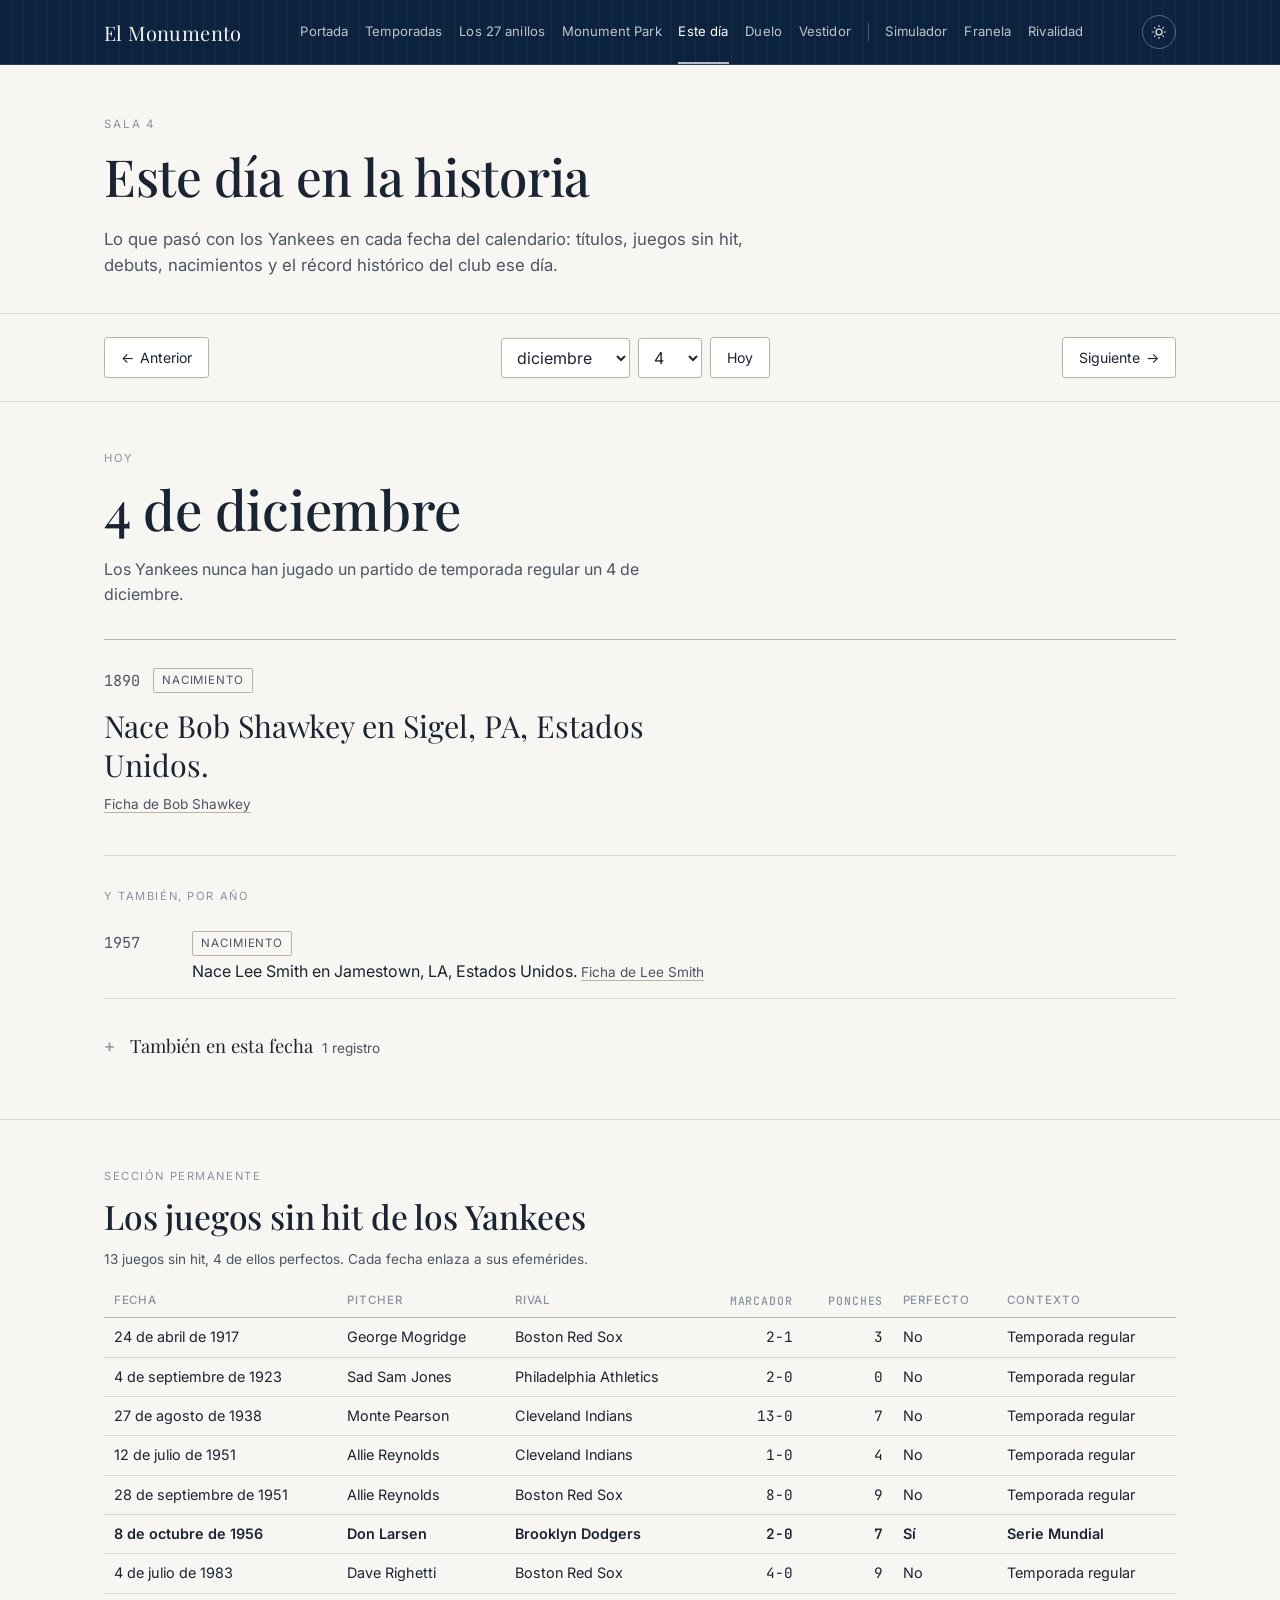
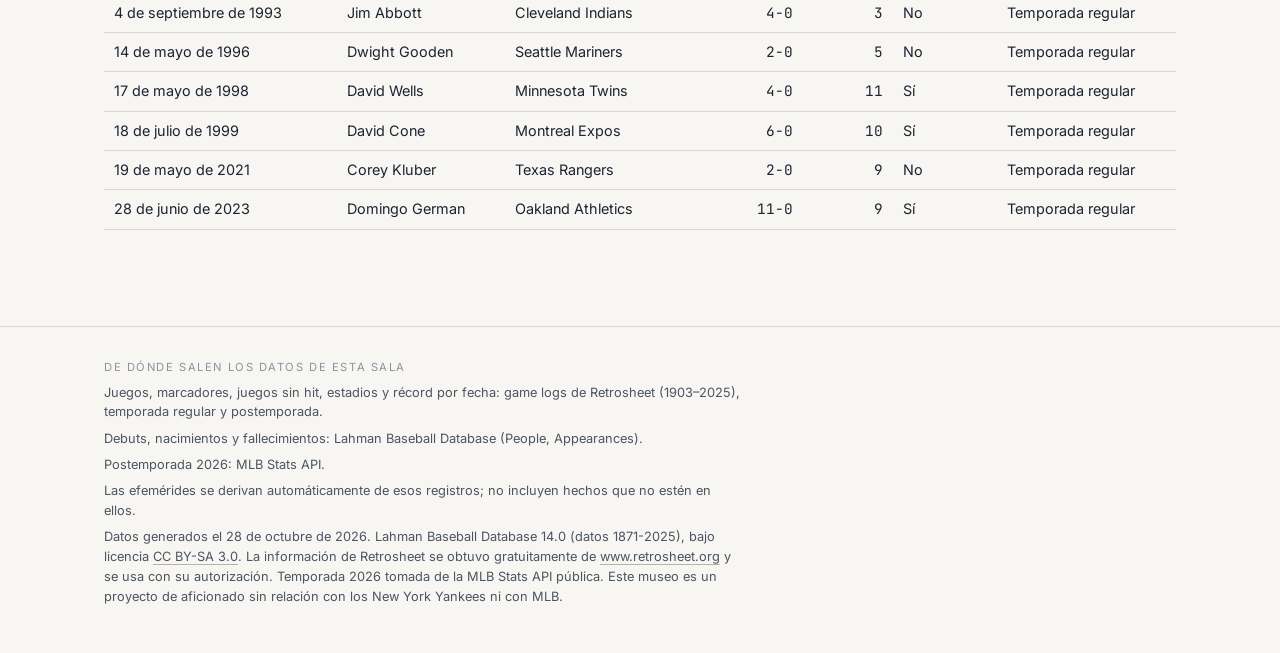
<file: este-dia.html>
<!doctype html>
<html lang="es-MX">
<head>
<meta charset="utf-8">
<meta name="viewport" content="width=device-width, initial-scale=1">
<title>Este día en la historia — El Monumento</title>
<link rel="stylesheet" href="assets/css/museo.css">
<link rel="stylesheet" href="assets/css/este-dia.css">
<script src="data/meta.js"></script>
<script src="data/efemerides.js"></script>
<script src="data/jugadores.js"></script>
<script src="assets/js/comun.js"></script>
</head>
<body>
<!-- comun.js inserta la cabecera con navegación y botón de tema al cargar -->
<main>
  <section class="sala-cabeza"><div class="contenedor">
    <p class="sobre">Sala 4</p>
    <h1>Este día en la historia</h1>
    <p class="intro">Lo que pasó con los Yankees en cada fecha del calendario: títulos, juegos sin hit, debuts, nacimientos y el récord histórico del club ese día.</p>
  </div></section>

  <!-- Navegación por fecha: flechas y selector de mes + día. El hash #MM-DD enlaza a una fecha. -->
  <section class="seccion fecha-nav-seccion"><div class="contenedor">
    <nav class="fecha-nav" aria-label="Elegir fecha">
      <button class="boton" type="button" id="dia-anterior" aria-label="Día anterior">&larr; <span class="fecha-nav-txt">Anterior</span></button>
      <div class="fecha-selector">
        <label class="sr-solo" for="sel-mes">Mes</label>
        <select class="campo" id="sel-mes"></select>
        <label class="sr-solo" for="sel-dia">Día</label>
        <select class="campo" id="sel-dia"></select>
        <button class="boton" type="button" id="ir-hoy">Hoy</button>
      </div>
      <button class="boton" type="button" id="dia-siguiente" aria-label="Día siguiente"><span class="fecha-nav-txt">Siguiente</span> &rarr;</button>
    </nav>
  </div></section>

  <!-- Contenido de la fecha elegida (lo llena este-dia.js) -->
  <section class="seccion" id="dia"><div class="contenedor">
    <p class="etiqueta-sobre" id="dia-sobre"></p>
    <h2 id="dia-titulo"></h2>
    <p class="dia-record" id="dia-record"></p>
    <article class="destacado" id="destacado"></article>
    <div id="lista"></div>
    <details class="tambien" id="tambien"></details>
  </div></section>

  <!-- Sección fija: los juegos sin hit de los Yankees -->
  <section class="seccion" id="sin-hit"><div class="contenedor">
    <p class="etiqueta-sobre">Sección permanente</p>
    <h2>Los juegos sin hit de los Yankees</h2>
    <p class="peq" id="sin-hit-resumen"></p>
    <div class="tabla-scroll">
      <table class="tabla" id="tabla-sin-hit">
        <thead><tr>
          <th>Fecha</th><th>Pitcher</th><th>Rival</th><th class="num">Marcador</th><th class="num">Ponches</th><th>Perfecto</th><th>Contexto</th>
        </tr></thead>
        <tbody></tbody>
      </table>
    </div>
  </div></section>
</main>
<script src="assets/js/este-dia.js"></script>
</body>
</html>
</file>
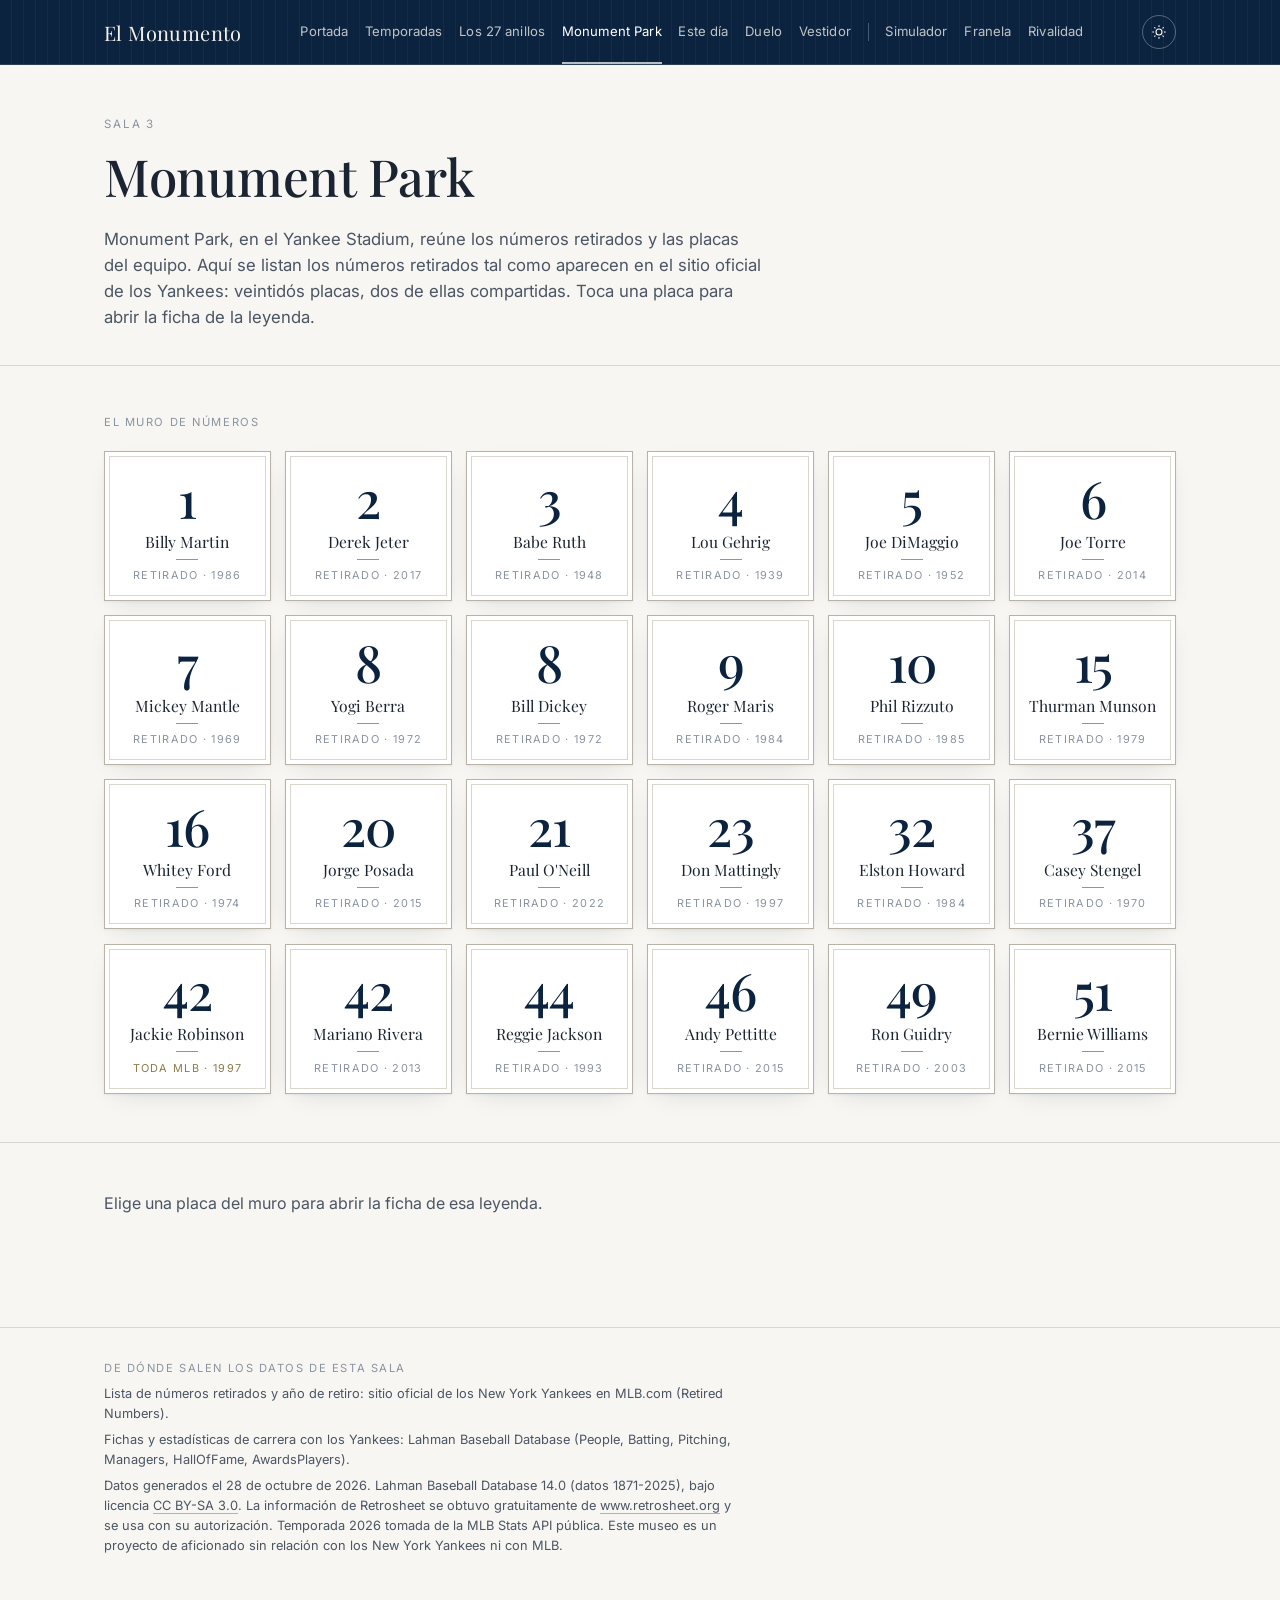
<file: monument-park.html>
<!doctype html>
<html lang="es-MX">
<head>
<meta charset="utf-8">
<meta name="viewport" content="width=device-width, initial-scale=1">
<title>Monument Park — El Monumento</title>
<link rel="stylesheet" href="assets/css/museo.css">
<link rel="stylesheet" href="assets/css/monument-park.css">
<script src="data/meta.js"></script>
<script src="data/retirados.js"></script>
<script src="data/jugadores.js"></script>
<script src="data/temporadas.js"></script>
<script src="assets/js/comun.js"></script>
</head>
<body>
<!-- comun.js inserta la cabecera con navegación y botón de tema al cargar -->
<main>
  <section class="sala-cabeza"><div class="contenedor">
    <p class="sobre">Sala 3</p>
    <h1>Monument Park</h1>
    <p class="intro">Monument Park, en el Yankee Stadium, reúne los números retirados y las placas del equipo. Aquí se listan los números retirados tal como aparecen en el sitio oficial de los Yankees: veintidós placas, dos de ellas compartidas. Toca una placa para abrir la ficha de la leyenda.</p>
  </div></section>

  <section class="seccion muro" aria-labelledby="muro-titulo"><div class="contenedor">
    <p class="etiqueta-sobre" id="muro-titulo">El muro de números</p>
    <div class="placas" id="placas" role="list"></div>
  </div></section>

  <section class="seccion" id="ficha-seccion" aria-live="polite"><div class="contenedor">
    <div id="ficha"></div>
  </div></section>
</main>
<script src="assets/js/monument-park.js"></script>
</body>
</html>
</file>
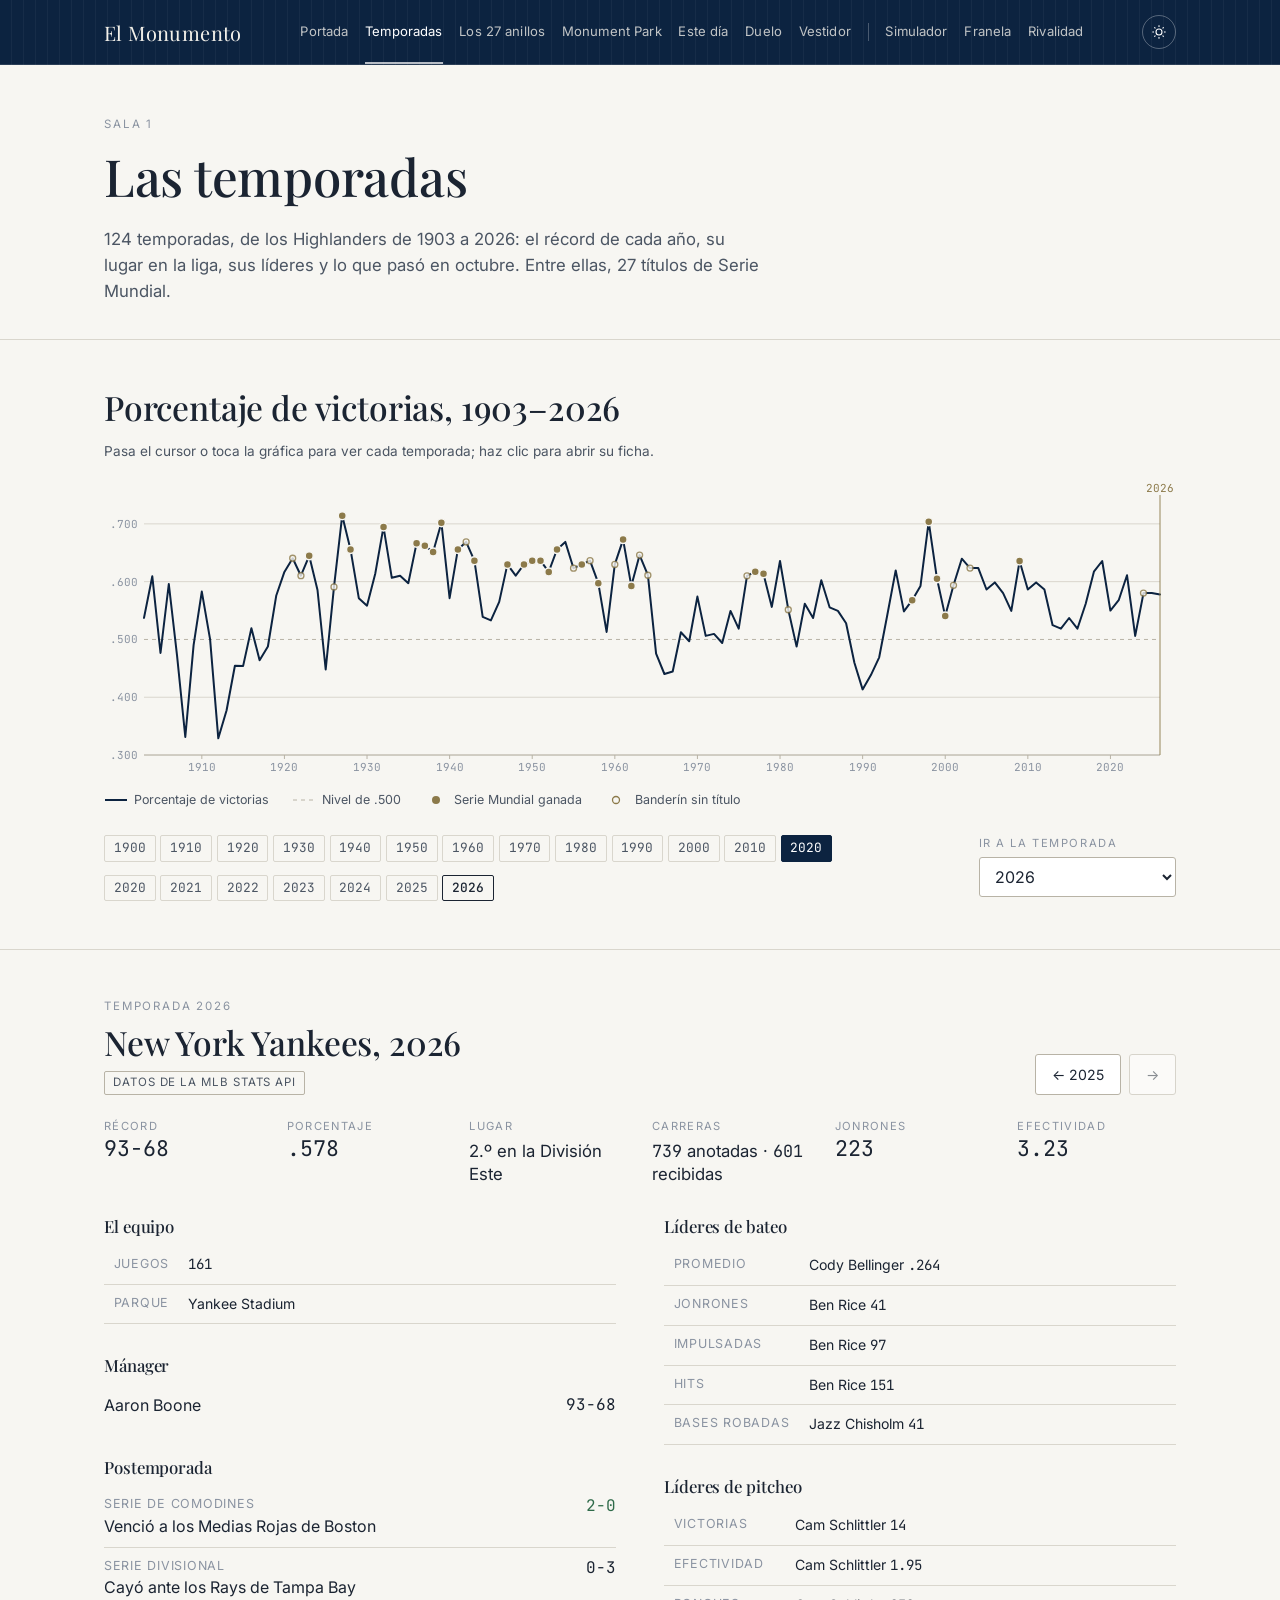
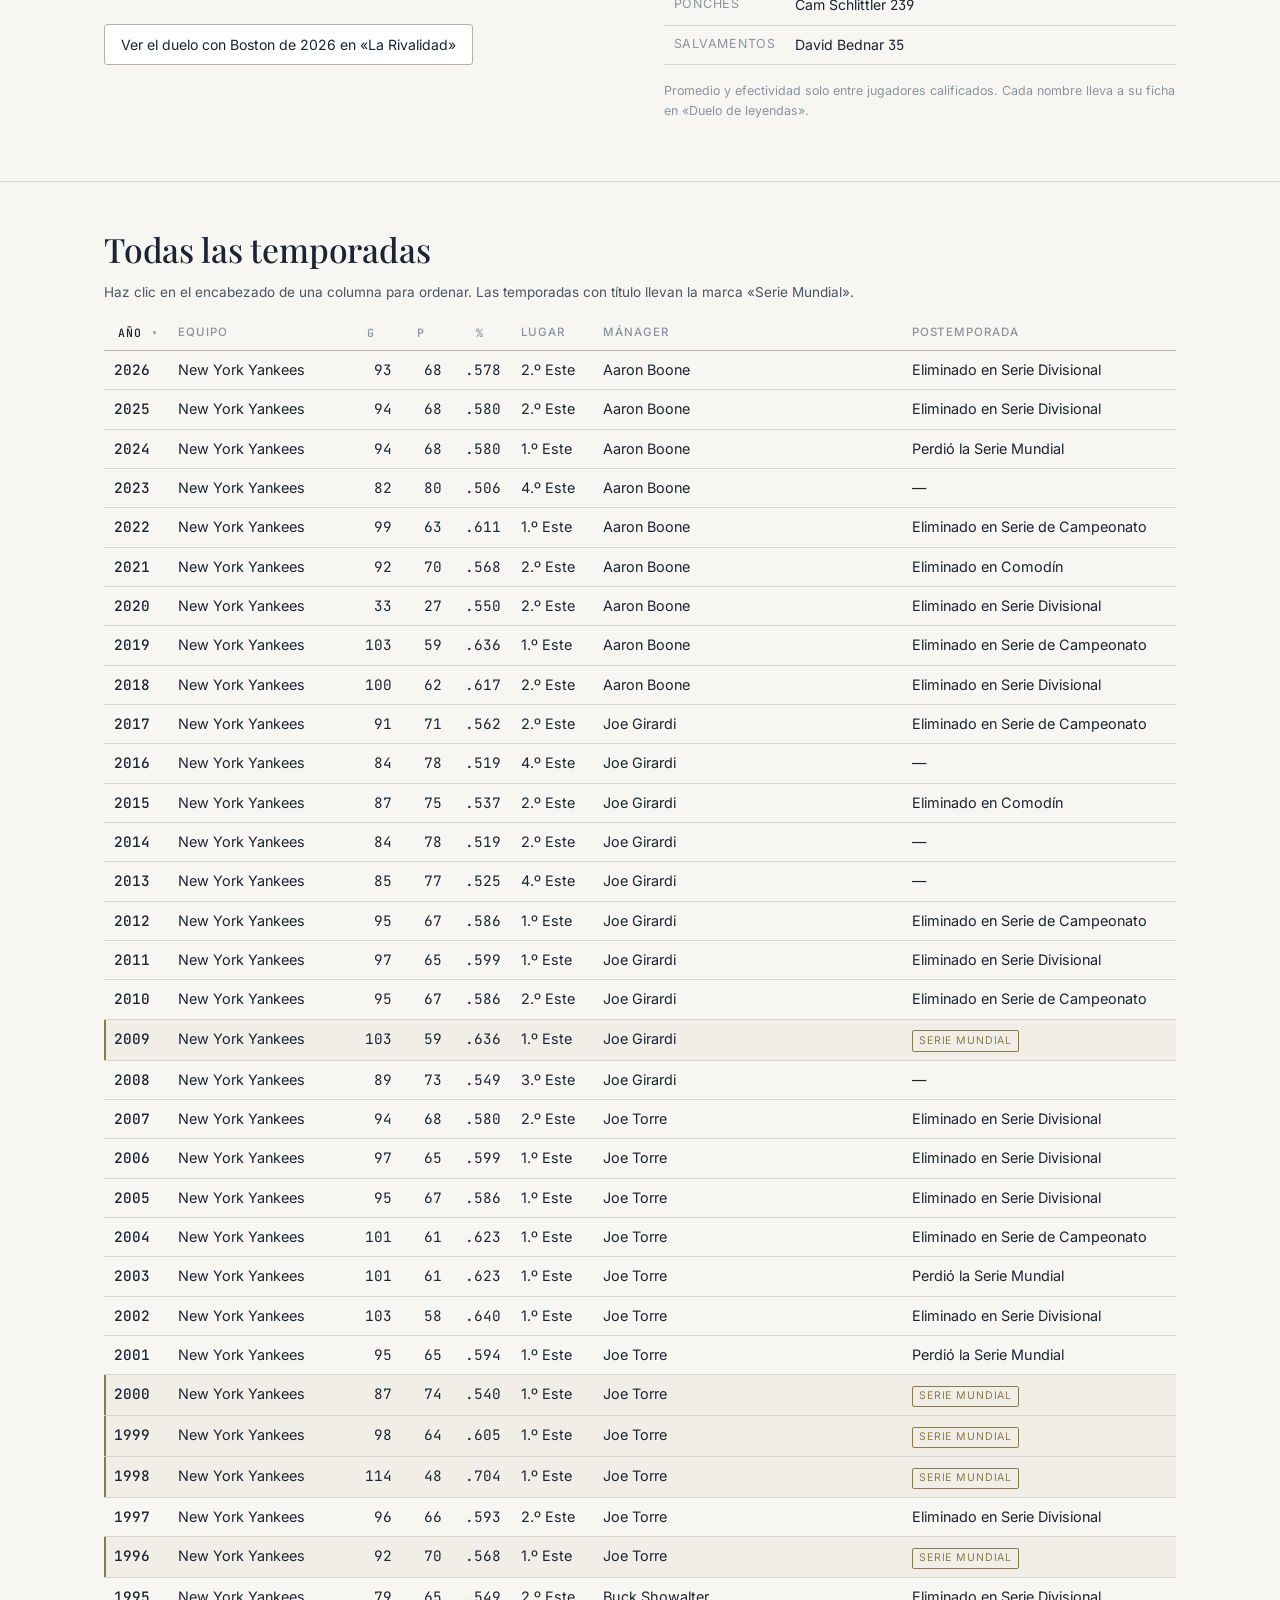
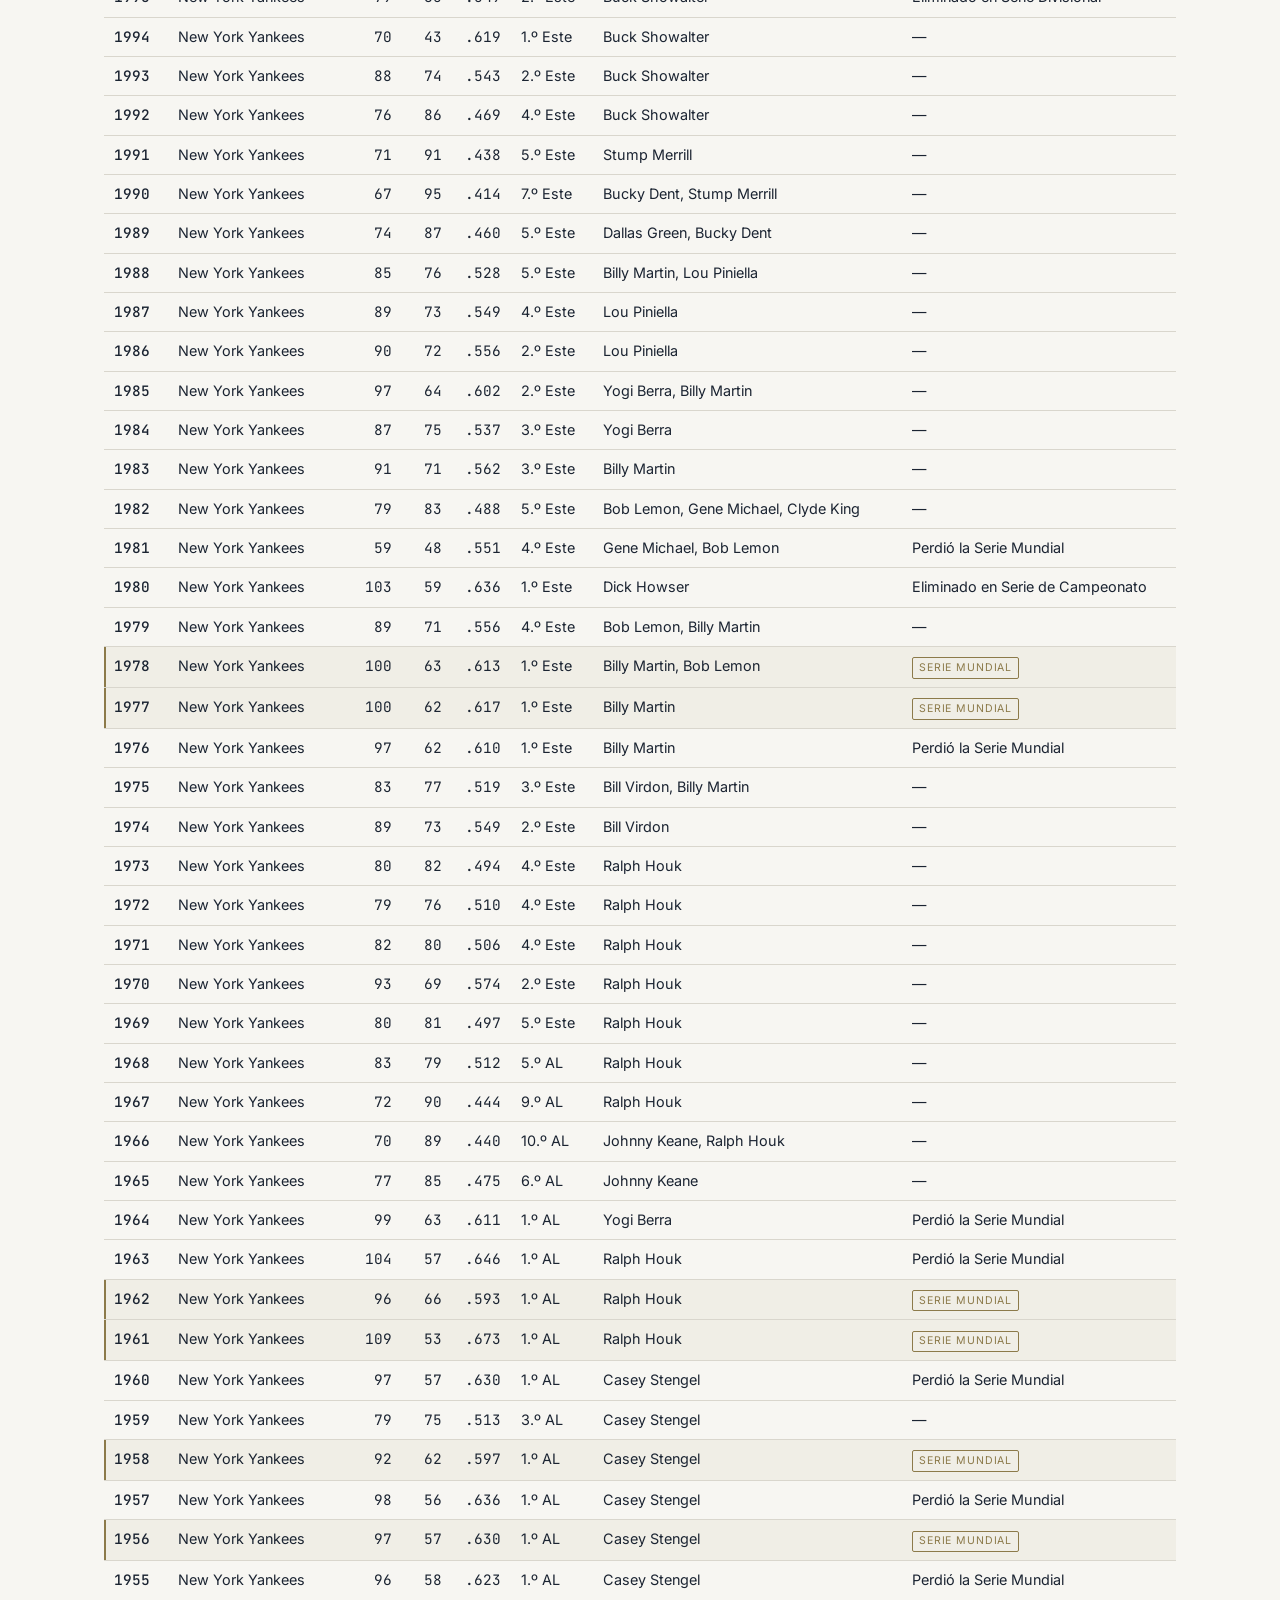
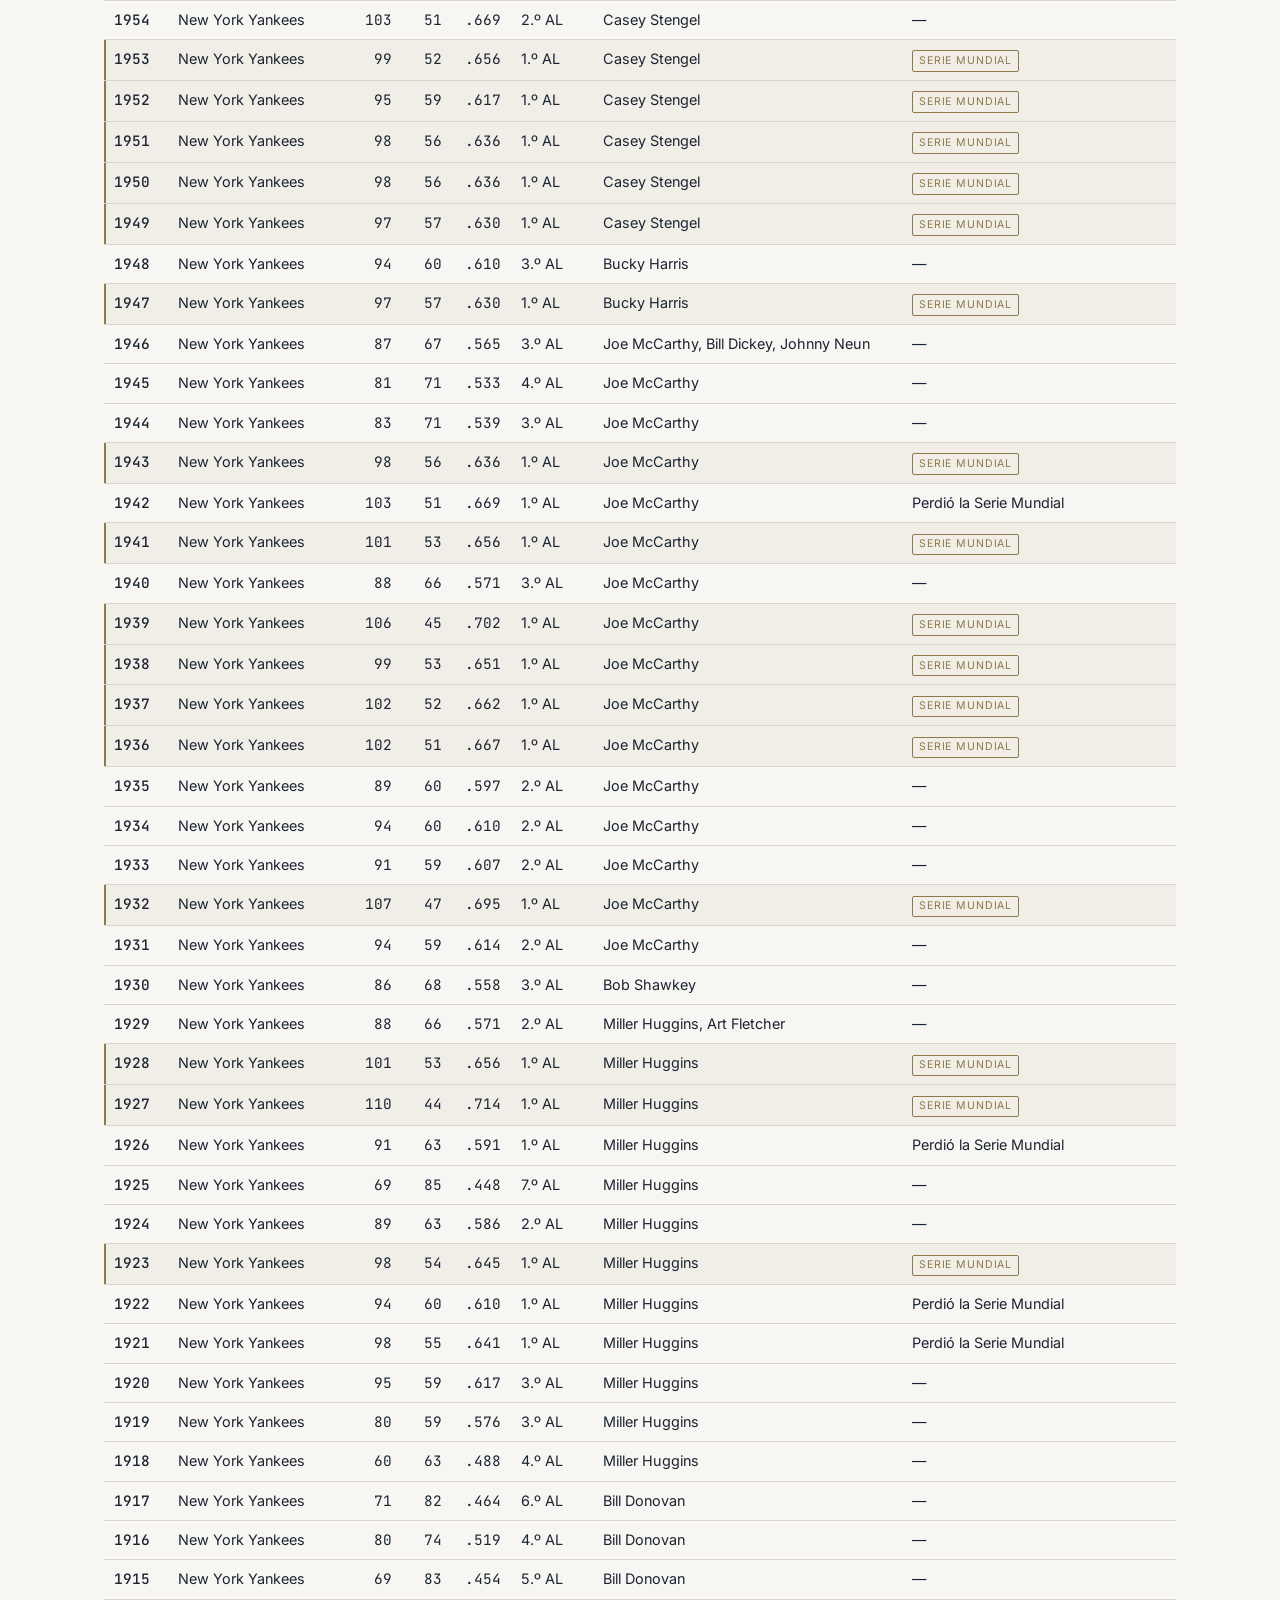
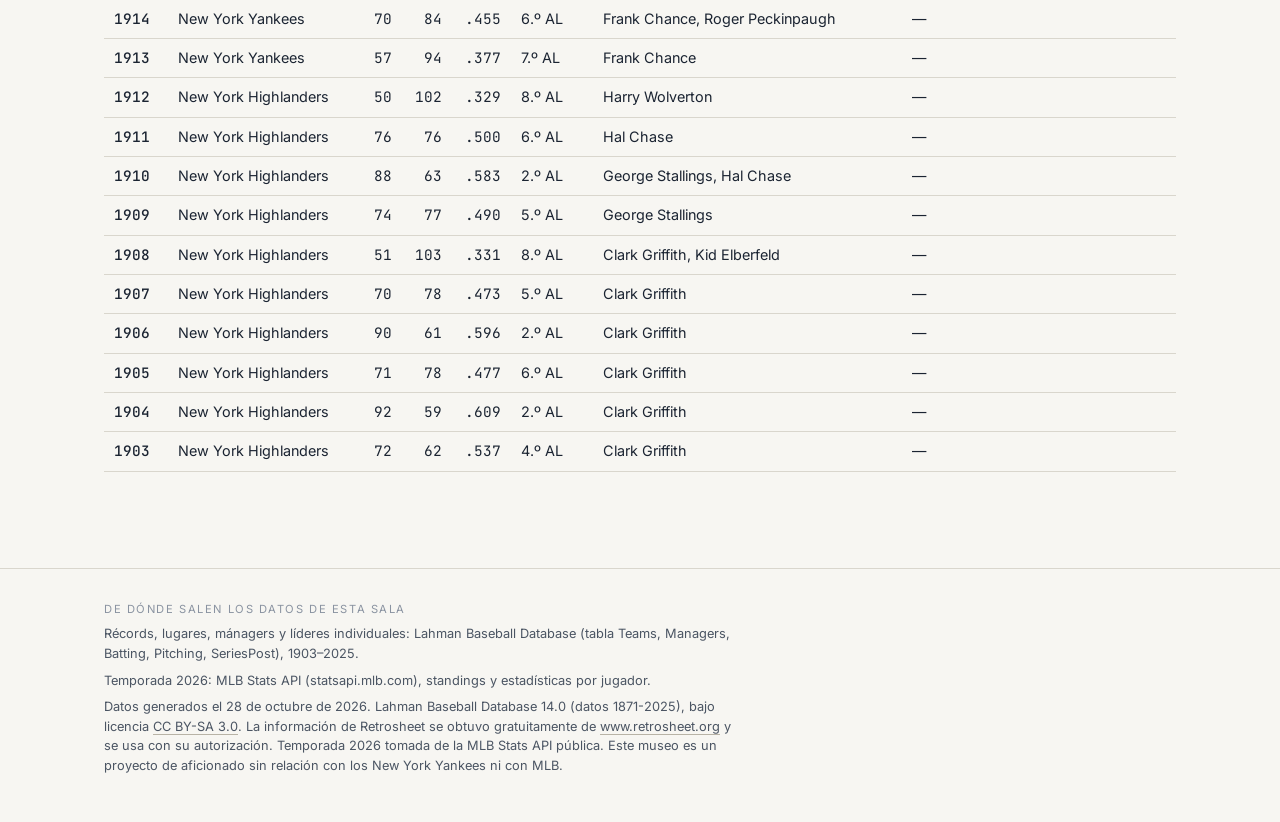
<file: temporadas.html>
<!doctype html>
<html lang="es-MX">
<head>
<meta charset="utf-8">
<meta name="viewport" content="width=device-width, initial-scale=1">
<title>Las temporadas — El Monumento</title>
<link rel="stylesheet" href="assets/css/museo.css">
<link rel="stylesheet" href="assets/css/temporadas.css">
<script src="data/meta.js"></script>
<script src="data/temporadas.js"></script>
<script src="data/jugadores.js"></script>
<script src="assets/js/comun.js"></script>
</head>
<body>
<!-- comun.js inserta la cabecera con navegación y botón de tema al cargar -->
<main>
  <section class="sala-cabeza"><div class="contenedor">
    <p class="sobre">Sala 1</p>
    <h1>Las temporadas</h1>
    <p class="intro" id="intro-texto">Ciento veinticuatro campañas, de los Highlanders de 1903 a la temporada más reciente: el récord de cada año, su lugar en la liga, sus líderes y lo que pasó en octubre.</p>
  </div></section>

  <!-- 1. Línea de tiempo -->
  <section class="seccion seccion-linea"><div class="contenedor">
    <h2>Porcentaje de victorias, 1903–2026</h2>
    <p class="peq">Pasa el cursor o toca la gráfica para ver cada temporada; haz clic para abrir su ficha.</p>
    <figure class="linea-tiempo" id="linea-tiempo">
      <div class="linea-lienzo" id="linea-lienzo">
        <svg id="linea-svg" role="img" aria-labelledby="linea-titulo"><title id="linea-titulo">Porcentaje de victorias de los Yankees por temporada, 1903 a 2026</title></svg>
        <div class="linea-tooltip oculto" id="linea-tooltip" role="status" aria-live="polite"></div>
      </div>
      <figcaption class="linea-leyenda" id="linea-leyenda">
        <span><svg class="ley-icono" viewBox="0 0 24 12" aria-hidden="true"><path class="ley-linea" d="M1 6h22"/></svg> Porcentaje de victorias</span>
        <span><svg class="ley-icono" viewBox="0 0 24 12" aria-hidden="true"><path class="ley-500" d="M1 6h22"/></svg> Nivel de .500</span>
        <span><svg class="ley-icono" viewBox="0 0 24 12" aria-hidden="true"><circle class="ley-ws" cx="12" cy="6" r="4"/></svg> Serie Mundial ganada</span>
        <span><svg class="ley-icono" viewBox="0 0 24 12" aria-hidden="true"><circle class="ley-band" cx="12" cy="6" r="3.5"/></svg> Banderín sin título</span>
      </figcaption>
    </figure>

    <nav class="navegador-anos" aria-label="Elegir temporada">
      <div class="decadas" id="decadas"></div>
      <div class="anos-decada" id="anos-decada"></div>
      <label class="selector-ano">
        <span class="etiqueta-sobre">Ir a la temporada</span>
        <select class="campo" id="selector-ano"></select>
      </label>
    </nav>
  </div></section>

  <!-- 2. Detalle de temporada -->
  <section class="seccion seccion-detalle" id="detalle"><div class="contenedor">
    <div id="detalle-contenido"></div>
  </div></section>

  <!-- 3. Tabla completa -->
  <section class="seccion seccion-tabla"><div class="contenedor">
    <h2>Todas las temporadas</h2>
    <p class="peq">Haz clic en el encabezado de una columna para ordenar. Las temporadas con título llevan la marca «Serie Mundial».</p>
    <div class="tabla-scroll">
      <table class="tabla tabla-temporadas" id="tabla-temporadas"></table>
    </div>
  </div></section>
</main>
<script src="assets/js/temporadas.js"></script>
</body>
</html>
</file>
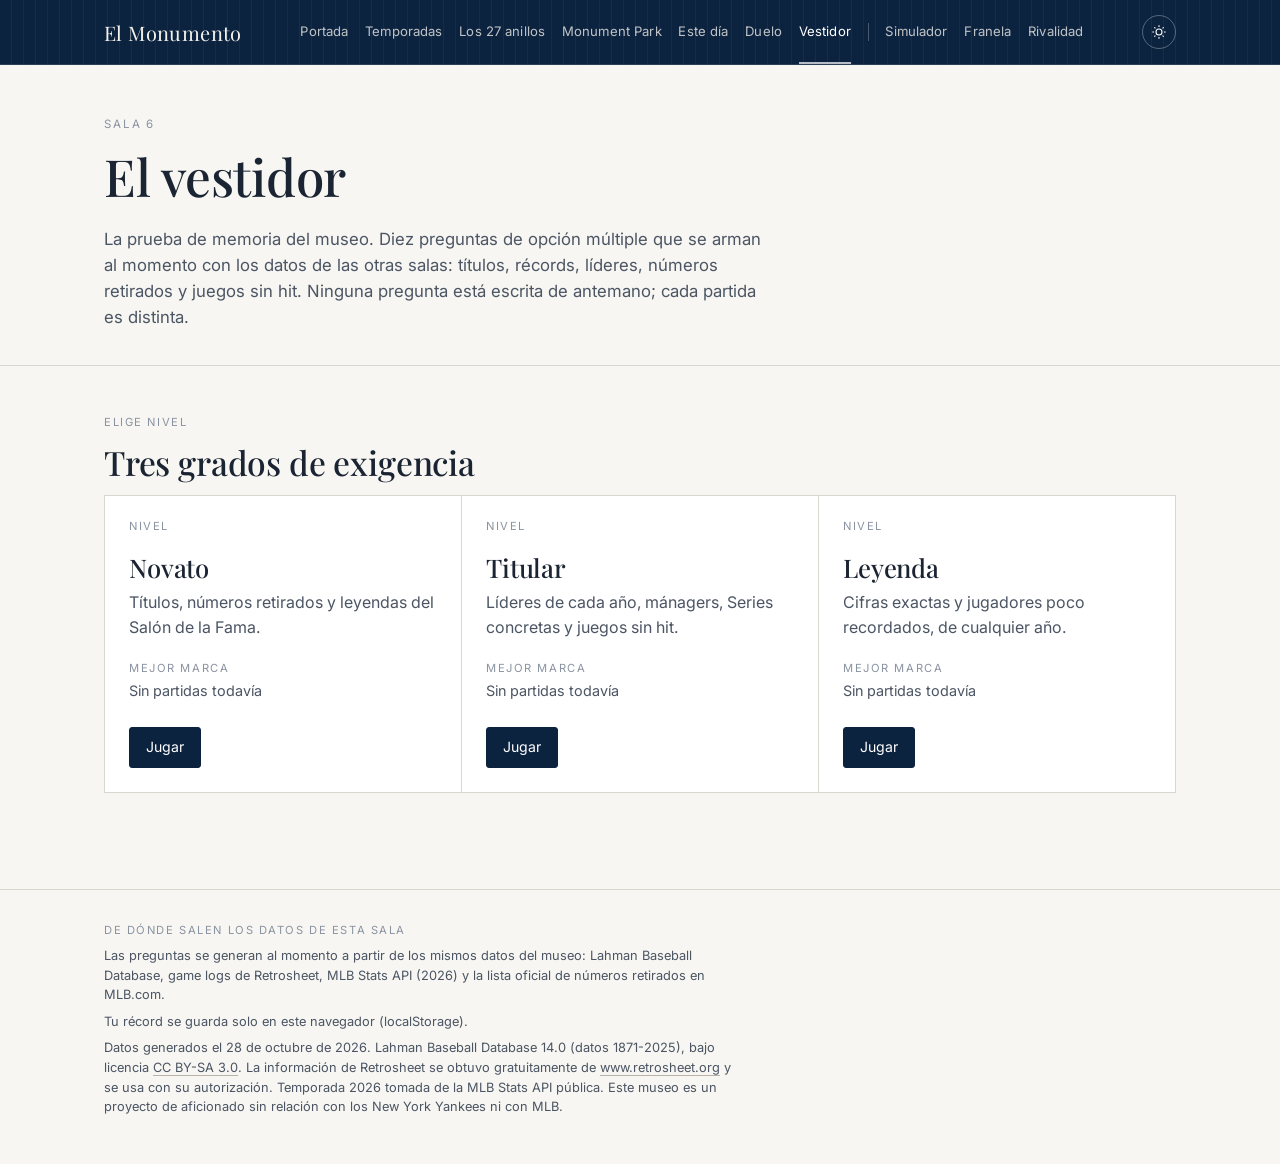
<file: vestidor.html>
<!doctype html>
<html lang="es-MX">
<head>
<meta charset="utf-8">
<meta name="viewport" content="width=device-width, initial-scale=1">
<title>El vestidor — El Monumento</title>
<link rel="stylesheet" href="assets/css/museo.css">
<link rel="stylesheet" href="assets/css/vestidor.css">
<script src="data/meta.js"></script>
<script src="data/temporadas.js"></script>
<script src="data/series.js"></script>
<script src="data/jugadores.js"></script>
<script src="data/retirados.js"></script>
<script src="data/efemerides.js"></script>
<script src="assets/js/comun.js"></script>
</head>
<body>
<!-- comun.js inserta la cabecera con navegación y botón de tema al cargar -->
<main>
  <section class="sala-cabeza"><div class="contenedor">
    <p class="sobre">Sala 6</p>
    <h1>El vestidor</h1>
    <p class="intro">La prueba de memoria del museo. Diez preguntas de opción múltiple que se arman al momento con los datos de las otras salas: títulos, récords, líderes, números retirados y juegos sin hit. Ninguna pregunta está escrita de antemano; cada partida es distinta.</p>
  </div></section>

  <!-- Elección de nivel (con la mejor marca guardada en este navegador) -->
  <section class="seccion" id="niveles" aria-labelledby="niveles-titulo"><div class="contenedor">
    <p class="etiqueta-sobre">Elige nivel</p>
    <h2 id="niveles-titulo">Tres grados de exigencia</h2>
    <div class="niveles-lista" id="niveles-lista"></div>
  </div></section>

  <!-- Partida en curso -->
  <section class="seccion oculto" id="partida" aria-labelledby="partida-titulo"><div class="contenedor">
    <h2 id="partida-titulo" class="sr-solo">Partida</h2>
    <div class="progreso etiqueta-sobre" id="progreso" aria-live="polite"></div>
    <div class="pregunta" id="pregunta"></div>
  </div></section>

  <!-- Resumen al terminar -->
  <section class="seccion oculto" id="resumen" aria-live="polite"><div class="contenedor" id="resumen-contenido"></div></section>
</main>
<script src="assets/js/vestidor.js"></script>
</body>
</html>
</file>
<file: assets/css/museo.css>
/* El Monumento — hoja de estilo común
   Paleta: azul marino, blanco roto, grises. Rayas finas solo como textura
   discreta en la cabecera. Serifa para títulos, sans para datos. */

@import url('https://fonts.googleapis.com/css2?family=Playfair+Display:ital,wght@0,400;0,500;0,600;1,400&family=Inter:wght@400;500;600&family=JetBrains+Mono:wght@400;500&display=swap');

:root {
  --marino: #0C2340;
  --marino-2: #16325a;
  --tinta: #1b2432;
  --tinta-suave: #4b5563;
  --tinta-leve: #8a93a1;
  --papel: #f7f6f2;
  --papel-2: #ffffff;
  --papel-3: #edebe5;
  --linea: #d9d6cd;
  --linea-fuerte: #b8b3a6;
  --acento: #0C2340;
  --oro: #8c7a4a;
  --exito: #2f6b4a;
  --raya: rgba(12, 35, 64, 0.08);
  --sombra: 0 1px 2px rgba(12, 35, 64, 0.06), 0 8px 24px -12px rgba(12, 35, 64, 0.18);
  --serif: "Playfair Display", "Georgia", "Times New Roman", serif;
  --sans: "Inter", -apple-system, "Segoe UI", "Helvetica Neue", Arial, sans-serif;
  --mono: "JetBrains Mono", "SF Mono", Menlo, Consolas, monospace;
  --ancho: 1120px;
  --gutter: 24px;
  color-scheme: light;
}

@media (prefers-color-scheme: dark) {
  :root:not([data-theme="light"]) {
    --marino: #0C2340;
    --marino-2: #16325a;
    --tinta: #e8e6df;
    --tinta-suave: #b4b1a6;
    --tinta-leve: #7f8390;
    --papel: #0e1521;
    --papel-2: #141d2c;
    --papel-3: #1b2637;
    --linea: #263246;
    --linea-fuerte: #3a4860;
    --acento: #c9d4e5;
    --oro: #b8a46b;
    --exito: #7fbf9a;
    --raya: rgba(255, 255, 255, 0.05);
    --sombra: 0 1px 2px rgba(0, 0, 0, 0.3), 0 8px 24px -12px rgba(0, 0, 0, 0.5);
    color-scheme: dark;
  }
}
:root[data-theme="dark"] {
  --tinta: #e8e6df;
  --tinta-suave: #b4b1a6;
  --tinta-leve: #7f8390;
  --papel: #0e1521;
  --papel-2: #141d2c;
  --papel-3: #1b2637;
  --linea: #263246;
  --linea-fuerte: #3a4860;
  --acento: #c9d4e5;
  --oro: #b8a46b;
  --exito: #7fbf9a;
  --raya: rgba(255, 255, 255, 0.05);
  --sombra: 0 1px 2px rgba(0, 0, 0, 0.3), 0 8px 24px -12px rgba(0, 0, 0, 0.5);
  color-scheme: dark;
}

*, *::before, *::after { box-sizing: border-box; }
html { -webkit-text-size-adjust: 100%; scroll-behavior: smooth; }
body {
  margin: 0;
  background: var(--papel);
  color: var(--tinta);
  font-family: var(--sans);
  font-size: 16px;
  line-height: 1.55;
  -webkit-font-smoothing: antialiased;
  min-height: 100vh;
  display: flex;
  flex-direction: column;
}
a { color: inherit; text-decoration: none; }
a:hover { text-decoration: underline; text-underline-offset: 3px; text-decoration-color: var(--linea-fuerte); }
h1, h2, h3, h4 { font-family: var(--serif); font-weight: 500; line-height: 1.15; margin: 0 0 0.4em; letter-spacing: -0.005em; }
h1 { font-size: clamp(2rem, 4.5vw, 3.2rem); }
h2 { font-size: clamp(1.5rem, 2.8vw, 2.1rem); }
h3 { font-size: 1.3rem; }
h4 { font-size: 1.05rem; }
p { margin: 0 0 1em; }
small, .peq { font-size: 0.85rem; color: var(--tinta-suave); }
.num, td.num, th.num, .mono { font-family: var(--mono); font-variant-numeric: tabular-nums; }
hr { border: 0; border-top: 1px solid var(--linea); margin: 2rem 0; }
button, select, input { font: inherit; color: inherit; }
img, svg { max-width: 100%; }
:focus-visible { outline: 2px solid var(--acento); outline-offset: 2px; }

/* ---- estructura ---- */
.contenedor { width: 100%; max-width: var(--ancho); margin: 0 auto; padding: 0 var(--gutter); }
main { flex: 1; }
.seccion { padding: 3rem 0; }
.seccion + .seccion { border-top: 1px solid var(--linea); }

/* ---- cabecera ---- */
.cabecera {
  background: var(--marino);
  color: #f3f1ea;
  background-image: repeating-linear-gradient(90deg, transparent 0 11px, rgba(255, 255, 255, 0.045) 11px 12px);
  border-bottom: 1px solid rgba(255, 255, 255, 0.12);
}
.cabecera .contenedor { display: flex; align-items: center; justify-content: space-between; gap: 1.5rem; min-height: 64px; }
.marca { font-family: var(--serif); font-size: 1.25rem; letter-spacing: 0.02em; display: flex; align-items: baseline; gap: 0.6rem; white-space: nowrap; }
.marca small { color: rgba(243, 241, 234, 0.6); font-family: var(--sans); font-size: 0.72rem; letter-spacing: 0.12em; text-transform: uppercase; }
.nav { display: flex; gap: 1.05rem; align-items: center; font-size: 0.82rem; letter-spacing: 0.01em; }
.nav-sep { width: 1px; height: 18px; background: rgba(255, 255, 255, 0.25); }
.nav a { white-space: nowrap; }
.nav a { color: rgba(243, 241, 234, 0.78); padding: 1.3rem 0; border-bottom: 2px solid transparent; }
.nav a:hover { color: #fff; text-decoration: none; }
.nav a[aria-current="page"] { color: #fff; border-bottom-color: rgba(255, 255, 255, 0.7); }
.nav-btn { display: none; background: none; border: 1px solid rgba(255, 255, 255, 0.3); color: #fff; border-radius: 4px; padding: 0.35rem 0.6rem; cursor: pointer; font-size: 0.85rem; }
.tema-btn { background: none; border: 1px solid rgba(255, 255, 255, 0.3); color: #fff; width: 34px; height: 34px; border-radius: 50%; cursor: pointer; display: inline-flex; align-items: center; justify-content: center; padding: 0; }
.tema-btn svg { width: 16px; height: 16px; fill: none; stroke: currentColor; stroke-width: 1.6; }
.tema-btn:hover { background: rgba(255, 255, 255, 0.1); }
@media (max-width: 1240px) {
  .nav { display: none; position: absolute; left: 0; right: 0; top: 64px; background: var(--marino); flex-direction: column; align-items: stretch; gap: 0; padding: 0.5rem 0 1rem; border-bottom: 1px solid rgba(255,255,255,0.12); z-index: 20; }
  .nav.abierta { display: flex; }
  .nav a { padding: 0.75rem var(--gutter); border-bottom: 0; border-left: 2px solid transparent; }
  .nav-sep { width: auto; height: 1px; margin: 0.5rem var(--gutter); }
  .nav a[aria-current="page"] { border-left-color: #fff; }
  .nav-btn { display: inline-block; }
  .cabecera { position: relative; }
  .cabecera .acciones { display: flex; gap: 0.6rem; align-items: center; }
}
.cabecera .acciones { display: flex; gap: 0.6rem; align-items: center; }

/* ---- encabezado de sala ---- */
.sala-cabeza { padding: 3.2rem 0 2.2rem; border-bottom: 1px solid var(--linea); }
.sala-cabeza .sobre { font-size: 0.72rem; letter-spacing: 0.16em; text-transform: uppercase; color: var(--tinta-leve); margin-bottom: 0.8rem; }
.sala-cabeza p.intro { max-width: 60ch; color: var(--tinta-suave); font-size: 1.05rem; margin: 0.4rem 0 0; }

/* ---- pie ---- */
.pie { border-top: 1px solid var(--linea); padding: 2rem 0 2.5rem; font-size: 0.8rem; color: var(--tinta-suave); margin-top: 3rem; }
.pie p { margin: 0 0 0.4rem; max-width: 80ch; }
.pie a { text-decoration: underline; text-underline-offset: 3px; text-decoration-color: var(--linea-fuerte); }

/* ---- componentes ---- */
.tabla { width: 100%; border-collapse: collapse; font-size: 0.9rem; }
.tabla th, .tabla td { padding: 0.5rem 0.6rem; border-bottom: 1px solid var(--linea); text-align: left; vertical-align: top; }
.tabla th { font-weight: 500; font-size: 0.72rem; letter-spacing: 0.08em; text-transform: uppercase; color: var(--tinta-leve); border-bottom-color: var(--linea-fuerte); white-space: nowrap; }
.tabla td.num, .tabla th.num { text-align: right; }
.tabla tr:hover td { background: var(--raya); }
.tabla-scroll { overflow-x: auto; -webkit-overflow-scrolling: touch; }
.tabla .destacado td { font-weight: 600; }

.ficha { background: var(--papel-2); border: 1px solid var(--linea); padding: 1.25rem 1.4rem; box-shadow: var(--sombra); }
.ficha-lista { display: grid; gap: 1px; background: var(--linea); border: 1px solid var(--linea); }
.ficha-lista > * { background: var(--papel-2); padding: 1rem 1.2rem; }

.dato { display: flex; flex-direction: column; gap: 0.1rem; }
.dato .etiqueta { font-size: 0.7rem; letter-spacing: 0.12em; text-transform: uppercase; color: var(--tinta-leve); }
.dato .valor { font-family: var(--serif); font-size: 1.6rem; line-height: 1.1; }
.dato .valor.num { font-family: var(--mono); font-size: 1.35rem; }
.datos { display: grid; grid-template-columns: repeat(auto-fit, minmax(130px, 1fr)); gap: 1.2rem 1.5rem; }

.etiqueta-sobre { font-size: 0.7rem; letter-spacing: 0.14em; text-transform: uppercase; color: var(--tinta-leve); }
.lista-limpia { list-style: none; margin: 0; padding: 0; }

.boton { display: inline-flex; align-items: center; gap: 0.4rem; padding: 0.55rem 1rem; border: 1px solid var(--linea-fuerte); background: var(--papel-2); border-radius: 3px; cursor: pointer; font-size: 0.88rem; }
.boton:hover { border-color: var(--tinta-suave); text-decoration: none; }
.boton.primario { background: var(--marino); color: #fff; border-color: var(--marino); }
:root[data-theme="dark"] .boton.primario, :root:not([data-theme="light"]) .boton.primario { background: var(--acento); color: var(--papel); border-color: var(--acento); }
@media (prefers-color-scheme: light) { :root:not([data-theme="dark"]) .boton.primario { background: var(--marino); color: #fff; border-color: var(--marino); } }
.boton.primario:hover { opacity: 0.92; }
.boton:disabled { opacity: 0.5; cursor: default; }

select.campo, input.campo { background: var(--papel-2); border: 1px solid var(--linea-fuerte); border-radius: 3px; padding: 0.5rem 0.7rem; min-width: 0; }
input.campo { width: 100%; }

.chip { display: inline-block; font-size: 0.72rem; letter-spacing: 0.08em; text-transform: uppercase; padding: 0.15rem 0.5rem; border: 1px solid var(--linea-fuerte); border-radius: 2px; color: var(--tinta-suave); }
.chip.titulo { border-color: var(--oro); color: var(--oro); }

.rejilla-2 { display: grid; grid-template-columns: 1fr 1fr; gap: 2rem; }
.rejilla-3 { display: grid; grid-template-columns: repeat(3, 1fr); gap: 1.5rem; }
@media (max-width: 760px) { .rejilla-2, .rejilla-3 { grid-template-columns: 1fr; } }

.fuente { font-size: 0.78rem; color: var(--tinta-leve); margin-top: 1rem; }

/* ---- utilidades ---- */
.oculto { display: none !important; }
.sr-solo { position: absolute; width: 1px; height: 1px; overflow: hidden; clip: rect(0 0 0 0); white-space: nowrap; }
.centrado { text-align: center; }
.mt-1 { margin-top: 1rem; } .mt-2 { margin-top: 2rem; } .mt-3 { margin-top: 3rem; }
.mb-1 { margin-bottom: 1rem; } .mb-2 { margin-bottom: 2rem; }
@media (max-width: 1400px) { .cabecera .marca small { display: none; } }
@media (max-width: 640px) { .cabecera .contenedor { gap: 0.8rem; } .marca { font-size: 1.15rem; }
  :root { --gutter: 16px; } body { font-size: 15px; } .seccion { padding: 2rem 0; } .sala-cabeza { padding: 2rem 0 1.5rem; } }
</file>
<file: assets/css/portada.css>
/* Portada */
.portada {
  padding: 5rem 0 3.5rem;
  background: var(--marino);
  color: #f3f1ea;
  background-image: repeating-linear-gradient(90deg, transparent 0 11px, rgba(255, 255, 255, 0.04) 11px 12px);
}
.portada .sobre, .sobre { font-size: 0.72rem; letter-spacing: 0.16em; text-transform: uppercase; color: var(--tinta-leve); margin: 0 0 0.9rem; }
.portada .sobre { color: rgba(243, 241, 234, 0.6); }
.titulo-portada { font-size: clamp(3rem, 8vw, 6.4rem); font-weight: 400; letter-spacing: -0.01em; line-height: 1; margin: 0 0 1rem; }
.lema { font-family: var(--serif); font-size: clamp(1.05rem, 1.8vw, 1.35rem); font-style: italic; color: rgba(243, 241, 234, 0.8); max-width: 42ch; margin: 0 0 2.5rem; line-height: 1.4; }
.friso { width: 100%; height: 40px; display: block; color: rgba(243, 241, 234, 0.55); }
.friso line { stroke: currentColor; stroke-width: 1; }
.friso .marca-ws { stroke: var(--oro); stroke-width: 2; }
.friso .marca-ano { stroke: currentColor; stroke-width: 1; opacity: 0.35; }
.friso-nota { font-size: 0.75rem; color: rgba(243, 241, 234, 0.5); margin: 0.6rem 0 0; }

.hoy .contenedor { display: grid; grid-template-columns: 260px 1fr; gap: 2.5rem; align-items: start; }
.hoy-cabeza h2 { font-size: clamp(1.8rem, 3.4vw, 2.6rem); font-weight: 400; }
.hoy-principal { font-family: var(--serif); font-size: clamp(1.25rem, 2.2vw, 1.65rem); line-height: 1.35; margin-bottom: 1.4rem; }
.hoy-principal .ano { color: var(--tinta-leve); font-family: var(--mono); font-size: 0.8em; margin-right: 0.6rem; }
.hoy-lista li { display: grid; grid-template-columns: 4.5rem 1fr; gap: 1rem; padding: 0.55rem 0; border-top: 1px solid var(--linea); }
.hoy-lista .ano { font-family: var(--mono); color: var(--tinta-leve); font-size: 0.85rem; padding-top: 0.15rem; }
.hoy-rec { font-size: 0.85rem; color: var(--tinta-suave); margin-top: 1.2rem; }
@media (max-width: 760px) { .hoy .contenedor { grid-template-columns: 1fr; gap: 1rem; } }

.cifras-rejilla { grid-template-columns: repeat(auto-fit, minmax(150px, 1fr)); }
.cifras .valor { font-size: 2.2rem; }

.salas-lista { list-style: none; margin: 0; padding: 0; border-top: 1px solid var(--linea); }
.salas-lista li { border-bottom: 1px solid var(--linea); }
.salas-lista a { display: grid; grid-template-columns: 3rem 16rem 1fr; gap: 1.5rem; padding: 1.3rem 0; align-items: baseline; }
.salas-lista a:hover { text-decoration: none; background: var(--raya); }
.salas-num { font-family: var(--serif); color: var(--tinta-leve); font-size: 1.1rem; }
.salas-nombre { font-family: var(--serif); font-size: 1.45rem; }
.salas-desc { color: var(--tinta-suave); font-size: 0.92rem; max-width: 60ch; }
@media (max-width: 760px) { .salas-lista a { grid-template-columns: 2.5rem 1fr; } .salas-desc { grid-column: 2; } }

.texto-serif { font-family: var(--serif); font-size: 1.1rem; line-height: 1.45; }
.ultima h3 { font-weight: 400; font-size: 1.7rem; }
.alas-titulo { margin-top: 3rem; }
</file>
<file: franela/css/franela.css>
/* La Franela — hoja de estilos. Azul marino, blanco, gris; serifa en títulos. */

:root {
  --marino: #0C2340;
  --marino-tinta: #0A1C33;
  --papel: #FFFFFF;
  --papel-2: #F4F5F7;
  --papel-3: #E9EBEF;
  --tinta: #14181F;
  --tinta-2: #4A5261;
  --tinta-3: #7A8291;
  --linea: #D5D9E0;
  --linea-2: #B9BFC9;
  --acento: #0C2340;
  --acento-texto: #FFFFFF;
  --enlace: #0C2340;
  --resalte: #EEF1F6;
  --mapa-tierra: #DDE2EA;
  --mapa-borde: #FFFFFF;
  --mapa-punto: #0C2340;
  --serif: "Georgia", "Iowan Old Style", "Palatino Linotype", "Book Antiqua", "Times New Roman", serif;
  --sans: -apple-system, BlinkMacSystemFont, "Segoe UI", "Helvetica Neue", Helvetica, Arial, sans-serif;
  --mono: "SF Mono", Menlo, Consolas, "Liberation Mono", monospace;
  --ancho: 1120px;
  --radio: 3px;
}

@media (prefers-color-scheme: dark) {
  :root:not([data-tema="claro"]) {
    --papel: #0F1623;
    --papel-2: #141D2C;
    --papel-3: #1B2637;
    --tinta: #E8ECF2;
    --tinta-2: #B3BBC9;
    --tinta-3: #7F8899;
    --linea: #253246;
    --linea-2: #34435B;
    --acento: #E8ECF2;
    --acento-texto: #0C2340;
    --enlace: #C9D3E3;
    --resalte: #172235;
    --mapa-tierra: #223047;
    --mapa-borde: #0F1623;
    --mapa-punto: #E8ECF2;
  }
}
:root[data-tema="oscuro"] {
  --papel: #0F1623;
  --papel-2: #141D2C;
  --papel-3: #1B2637;
  --tinta: #E8ECF2;
  --tinta-2: #B3BBC9;
  --tinta-3: #7F8899;
  --linea: #253246;
  --linea-2: #34435B;
  --acento: #E8ECF2;
  --acento-texto: #0C2340;
  --enlace: #C9D3E3;
  --resalte: #172235;
  --mapa-tierra: #223047;
  --mapa-borde: #0F1623;
  --mapa-punto: #E8ECF2;
}

* { box-sizing: border-box; }
html { -webkit-text-size-adjust: 100%; }
body {
  margin: 0;
  background: var(--papel);
  color: var(--tinta);
  font-family: var(--sans);
  font-size: 16px;
  line-height: 1.5;
}
a { color: var(--enlace); text-decoration-thickness: 1px; text-underline-offset: 2px; }
h1, h2, h3, h4 { font-family: var(--serif); font-weight: 400; margin: 0; letter-spacing: -0.01em; }
code { font-family: var(--mono); font-size: 0.9em; }
button, input, select { font: inherit; color: inherit; }
[hidden] { display: none !important; }

/* Cabecera --------------------------------------------------------------- */
.cabecera {
  background: var(--marino);
  color: #fff;
  padding: 20px 16px 0;
}
.cabecera__fila, .cabecera__titulo, .cabecera__lema, .cabecera__cifras, .pestanas {
  max-width: var(--ancho);
  margin-left: auto;
  margin-right: auto;
}
.cabecera__fila { display: flex; justify-content: space-between; align-items: baseline; gap: 16px; }
.cabecera__museo {
  color: #fff;
  font-family: var(--serif);
  font-size: 0.95rem;
  letter-spacing: 0.08em;
  text-transform: uppercase;
  text-decoration: none;
  opacity: 0.85;
}
.cabecera__museo:hover { opacity: 1; text-decoration: underline; }
.boton-tema {
  background: transparent;
  border: 1px solid rgba(255,255,255,0.45);
  color: #fff;
  border-radius: var(--radio);
  padding: 4px 10px;
  font-size: 0.85rem;
  cursor: pointer;
}
.boton-tema:hover { border-color: #fff; }
.cabecera__titulo { font-size: clamp(2.6rem, 7vw, 4.6rem); line-height: 1.05; margin-top: 28px; }
.cabecera__lema { font-family: var(--serif); font-size: 1.15rem; margin: 10px 0 0; max-width: 46em; opacity: 0.92; }
.cabecera__cifras { font-size: 0.9rem; opacity: 0.75; margin: 8px 0 0; }
.pestanas { display: flex; flex-wrap: wrap; gap: 4px 22px; margin-top: 26px; }
.pestana {
  color: #fff;
  text-decoration: none;
  padding: 10px 0 12px;
  border-bottom: 3px solid transparent;
  letter-spacing: 0.02em;
  opacity: 0.8;
}
.pestana:hover { opacity: 1; }
.pestana.activa { opacity: 1; border-bottom-color: #fff; }

/* Salas ------------------------------------------------------------------ */
main { max-width: var(--ancho); margin: 0 auto; padding: 32px 16px 64px; }
.sala__titulo { font-size: 2rem; margin-bottom: 8px; }
.sala__intro { color: var(--tinta-2); max-width: 60em; margin: 0 0 24px; }
.sala h3 { font-size: 1.4rem; margin: 36px 0 12px; }

/* Buscador --------------------------------------------------------------- */
.buscador {
  display: grid;
  grid-template-columns: minmax(200px, 2fr) repeat(4, minmax(120px, 1fr));
  gap: 12px;
  margin: 16px 0 12px;
  padding: 16px;
  background: var(--papel-2);
  border: 1px solid var(--linea);
  border-radius: var(--radio);
}
@media (max-width: 760px) { .buscador { grid-template-columns: 1fr 1fr; } .buscador__campo--texto { grid-column: 1 / -1; } .buscador__campo { min-width: 0; } .buscador__campo input, .buscador__campo select { width: 100%; min-width: 0; } }
.buscador__campo { display: flex; flex-direction: column; gap: 4px; font-size: 0.8rem; color: var(--tinta-2); text-transform: uppercase; letter-spacing: 0.06em; }
.buscador__campo input, .buscador__campo select, .control select, .control input {
  font-size: 1rem;
  text-transform: none;
  letter-spacing: 0;
  color: var(--tinta);
  background: var(--papel);
  border: 1px solid var(--linea-2);
  border-radius: var(--radio);
  padding: 7px 9px;
  min-width: 0;
}
.buscador__campo input:focus, .buscador__campo select:focus, .control select:focus, .control input:focus, .boton:focus-visible, .pestana:focus-visible {
  outline: 2px solid var(--acento);
  outline-offset: 1px;
}
.resultado-cuenta { color: var(--tinta-3); font-size: 0.9rem; margin: 6px 0 10px; }

/* Lista de jugadores ----------------------------------------------------- */
.lista { list-style: none; margin: 0; padding: 0; border-top: 1px solid var(--linea); }
.lista__fila {
  display: grid;
  grid-template-columns: 1fr auto;
  gap: 2px 16px;
  padding: 11px 4px;
  border-bottom: 1px solid var(--linea);
  cursor: pointer;
}
.lista__fila:hover, .lista__fila:focus-within { background: var(--resalte); }
.lista__nombre { font-family: var(--serif); font-size: 1.15rem; grid-column: 1; grid-row: 1; }
.lista__nombre button {
  all: unset;
  cursor: pointer;
}
.lista__nombre button:focus-visible { outline: 2px solid var(--acento); outline-offset: 2px; }
.lista__detalle { color: var(--tinta-2); font-size: 0.9rem; grid-column: 1; }
.lista__anios { font-variant-numeric: tabular-nums; color: var(--tinta-2); text-align: right; white-space: nowrap; grid-column: 2; grid-row: 1 / span 2; align-self: center; }
.mas { text-align: center; margin: 20px 0; }
.boton {
  background: var(--acento);
  color: var(--acento-texto);
  border: 1px solid var(--acento);
  border-radius: var(--radio);
  padding: 8px 18px;
  cursor: pointer;
}
.boton--secundario { background: transparent; color: var(--tinta); border-color: var(--linea-2); }
.boton--secundario:hover { border-color: var(--tinta-2); }

/* Etiqueta de número y posición */
.num {
  display: inline-block;
  font-family: var(--serif);
  font-variant-numeric: tabular-nums;
  border: 1px solid var(--linea-2);
  border-radius: var(--radio);
  padding: 0 6px;
  margin-right: 4px;
  line-height: 1.5;
}

/* Ficha ------------------------------------------------------------------ */
.ficha {
  border: none;
  padding: 0;
  background: transparent;
  max-width: none;
  max-height: none;
  width: 100%;
  height: 100%;
  margin: 0;
}
.ficha::backdrop { background: rgba(12, 35, 64, 0.55); }
.ficha__marco {
  position: fixed;
  top: 0; right: 0; bottom: 0;
  width: min(640px, 100%);
  overflow-y: auto;
  background: var(--papel);
  color: var(--tinta);
  border-left: 1px solid var(--linea);
  padding: 24px 28px 48px;
  box-shadow: -8px 0 32px rgba(0,0,0,0.18);
}
.ficha__cerrar {
  float: right;
  background: transparent;
  border: 1px solid var(--linea-2);
  border-radius: var(--radio);
  padding: 4px 10px;
  cursor: pointer;
  color: var(--tinta-2);
}
.ficha__cerrar:hover { color: var(--tinta); border-color: var(--tinta-2); }
.ficha__nombre { font-size: 2.2rem; line-height: 1.1; margin-top: 8px; }
.ficha__dado { color: var(--tinta-2); font-family: var(--serif); font-size: 1.05rem; margin: 2px 0 0; }
.ficha__temporadas { font-size: 1.1rem; margin: 14px 0 0; }
.ficha dl { margin: 18px 0 0; display: grid; grid-template-columns: max-content 1fr; gap: 6px 16px; font-size: 0.95rem; }
.ficha dt { color: var(--tinta-3); text-transform: uppercase; letter-spacing: 0.06em; font-size: 0.75rem; padding-top: 3px; }
.ficha dd { margin: 0; }
.ficha h3 { font-size: 1.2rem; margin: 26px 0 8px; padding-bottom: 4px; border-bottom: 1px solid var(--linea); }
.ficha__nota { color: var(--tinta-3); font-size: 0.85rem; margin: 8px 0 0; }
.ficha__numeros { display: flex; flex-wrap: wrap; gap: 8px 14px; margin: 0; padding: 0; list-style: none; }
.ficha__numeros li { display: flex; align-items: baseline; gap: 6px; }
.ficha__numeros .num { font-size: 1.3rem; padding: 0 9px; }
.ficha__numeros small { color: var(--tinta-3); }
.ficha__enlaces { margin-top: 28px; font-size: 0.9rem; color: var(--tinta-3); }

/* Tablas de estadística -------------------------------------------------- */
.tabla { width: 100%; border-collapse: collapse; font-variant-numeric: tabular-nums; font-size: 0.92rem; }
.tabla th, .tabla td { text-align: right; padding: 6px 6px; border-bottom: 1px solid var(--linea); }
.tabla th { color: var(--tinta-3); font-weight: 400; font-size: 0.75rem; letter-spacing: 0.06em; text-transform: uppercase; }
.tabla th:first-child, .tabla td:first-child { text-align: left; }
.tabla--compacta td, .tabla--compacta th { padding: 4px 6px; }
.tabla-envoltura { overflow-x: auto; }

/* Mapa ------------------------------------------------------------------- */
.mapa { margin-top: 8px; }
.mapa svg { width: 100%; height: auto; display: block; background: var(--papel-2); border: 1px solid var(--linea); border-radius: var(--radio); }
.mapa .tierra { fill: var(--mapa-tierra); stroke: var(--mapa-borde); stroke-width: 0.5; }
.mapa .estado { fill: none; stroke: var(--mapa-borde); stroke-width: 0.4; }
.mapa .punto { fill: var(--mapa-punto); fill-opacity: 0.55; stroke: var(--papel); stroke-width: 0.6; cursor: pointer; }
.mapa .punto--aprox { fill: none; stroke: var(--mapa-punto); stroke-width: 1; fill-opacity: 1; }
.mapa .punto:hover, .mapa .punto.activo { fill-opacity: 1; stroke: var(--mapa-punto); }
.controles { display: flex; flex-wrap: wrap; gap: 12px 20px; align-items: flex-end; margin: 0 0 14px; }
.control { display: flex; flex-direction: column; gap: 4px; font-size: 0.8rem; color: var(--tinta-2); text-transform: uppercase; letter-spacing: 0.06em; }
.control input[type="range"] { padding: 0; border: none; background: transparent; accent-color: var(--acento); }
.leyenda { display: flex; flex-wrap: wrap; gap: 8px 22px; font-size: 0.85rem; color: var(--tinta-2); margin: 10px 0 0; }
.leyenda__muestra { display: inline-block; width: 10px; height: 10px; border-radius: 50%; background: var(--mapa-punto); opacity: 0.6; vertical-align: middle; margin-right: 6px; }
.leyenda__muestra--aprox { background: transparent; border: 1px solid var(--mapa-punto); opacity: 1; }
.mapa__info { font-size: 0.95rem; margin: 12px 0 0; min-height: 1.5em; }
.mapa__info .lista { border-top: none; margin-top: 8px; }

/* Resúmenes por país / estado -------------------------------------------- */
.cuadro { margin: 0; padding: 0; list-style: none; display: grid; grid-template-columns: repeat(auto-fill, minmax(190px, 1fr)); gap: 8px 20px; }
.cuadro li { display: flex; justify-content: space-between; border-bottom: 1px solid var(--linea); padding: 5px 0; font-size: 0.95rem; }
.cuadro li button { all: unset; cursor: pointer; }
.cuadro li button:hover { text-decoration: underline; }
.cuadro li span { font-variant-numeric: tabular-nums; color: var(--tinta-2); }

/* Números ---------------------------------------------------------------- */
.numeros__rejilla { display: grid; grid-template-columns: repeat(auto-fill, minmax(64px, 1fr)); gap: 6px; margin: 0 0 24px; padding: 0; list-style: none; }
.numeros__celda {
  all: unset;
  display: block;
  box-sizing: border-box;
  width: 100%;
  text-align: center;
  font-family: var(--serif);
  font-size: 1.5rem;
  line-height: 1;
  padding: 12px 0 8px;
  border: 1px solid var(--linea);
  border-radius: var(--radio);
  cursor: pointer;
  font-variant-numeric: tabular-nums;
}
.numeros__celda small { display: block; font-family: var(--sans); font-size: 0.7rem; color: var(--tinta-3); margin-top: 6px; }
.numeros__celda:hover { border-color: var(--tinta-2); }
.numeros__celda.activo { background: var(--acento); color: var(--acento-texto); border-color: var(--acento); }
.numeros__celda.activo small { color: inherit; opacity: 0.8; }
.numeros__celda.vacio { color: var(--tinta-3); cursor: default; }
.numeros__celda:focus-visible { outline: 2px solid var(--acento); outline-offset: 1px; }
.numeros__detalle h3 { display: flex; align-items: baseline; gap: 14px; }
.numeros__detalle h3 .num { font-size: 2rem; padding: 0 12px; }

/* Prosa y fuentes -------------------------------------------------------- */
.prosa { max-width: 68em; }
.prosa p, .prosa li { line-height: 1.6; }
.fuentes dt { font-family: var(--serif); font-size: 1.1rem; margin-top: 16px; }
.fuentes dd { margin: 4px 0 0; color: var(--tinta-2); }
.pie { color: var(--tinta-3); font-size: 0.9rem; margin-top: 32px; }

.pie-pagina { border-top: 1px solid var(--linea); color: var(--tinta-3); font-size: 0.85rem; padding: 20px 16px 40px; }
.pie-pagina p { max-width: var(--ancho); margin: 0 auto; }

@media (max-width: 600px) {
  .ficha__marco { padding: 18px 16px 40px; }
  .ficha dl { grid-template-columns: 1fr; gap: 2px; }
  .ficha dt { margin-top: 8px; }
}
@media print {
  .cabecera { background: none; color: #000; }
  .pestanas, .boton-tema { display: none; }
}
</file>
<file: rivalidad/estilos.css>
/* La Rivalidad — estilos. Sin dependencias externas. */

:root {
  --fondo: #FBFAF7;
  --superficie: #F3F1EC;
  --tinta: #1C1C1A;
  --tinta-suave: #4A4945;
  --gris: #76746E;
  --regla: #D8D4CB;
  --regla-fuerte: #B9B4A9;
  --primario: #0C2340;
  --primario-tinta: #0C2340;
  --acento: #8A6D3B;
  --foco: #0C2340;
  --area: rgba(12, 35, 64, 0.08);

  --serif: "Playfair Display", "Iowan Old Style", "Palatino Linotype", Palatino, Georgia, "Times New Roman", serif;
  --sans: system-ui, -apple-system, "Segoe UI", Roboto, "Helvetica Neue", Arial, sans-serif;

  --ancho: 68rem;
  --margen: 1rem;
  color-scheme: light;
}

@media (prefers-color-scheme: dark) {
  :root:not([data-theme="claro"]) {
    --fondo: #15171B;
    --superficie: #1C1F25;
    --tinta: #E7E4DD;
    --tinta-suave: #C3BFB6;
    --gris: #8F8C85;
    --regla: #2F3238;
    --regla-fuerte: #4A4E56;
    --primario: #9DB4D0;
    --primario-tinta: #C9D7E8;
    --acento: #C2A266;
    --foco: #9DB4D0;
    --area: rgba(157, 180, 208, 0.12);
    color-scheme: dark;
  }
}

:root[data-theme="oscuro"] {
  --fondo: #15171B;
  --superficie: #1C1F25;
  --tinta: #E7E4DD;
  --tinta-suave: #C3BFB6;
  --gris: #8F8C85;
  --regla: #2F3238;
  --regla-fuerte: #4A4E56;
  --primario: #9DB4D0;
  --primario-tinta: #C9D7E8;
  --acento: #C2A266;
  --foco: #9DB4D0;
  --area: rgba(157, 180, 208, 0.12);
  color-scheme: dark;
}

* { box-sizing: border-box; }

html { scroll-behavior: smooth; scroll-padding-top: 3.5rem; }

body {
  margin: 0;
  background: var(--fondo);
  color: var(--tinta);
  font-family: var(--sans);
  font-size: 1rem;
  line-height: 1.55;
  -webkit-font-smoothing: antialiased;
  font-variant-numeric: tabular-nums;
}

a { color: var(--primario-tinta); text-decoration-color: var(--regla-fuerte); text-underline-offset: 0.15em; }
a:hover { text-decoration-color: currentColor; }

:focus-visible { outline: 2px solid var(--foco); outline-offset: 2px; }

h1, h2, h3, h4 { font-family: var(--serif); font-weight: 500; letter-spacing: -0.01em; line-height: 1.15; margin: 0; }

code { font-family: ui-monospace, Menlo, Consolas, monospace; font-size: 0.9em; }

[hidden] { display: none !important; }

.visualmente-oculto {
  position: absolute; width: 1px; height: 1px; overflow: hidden;
  clip: rect(0 0 0 0); white-space: nowrap;
}

/* Cabecera */
.cabecera {
  max-width: var(--ancho);
  margin: 0 auto;
  padding: 1.25rem var(--margen) 2.5rem;
}
.cabecera__fila {
  display: flex; justify-content: space-between; align-items: baseline;
  font-size: 0.875rem;
  padding-bottom: 2.5rem;
}
.cabecera__volver { color: var(--gris); text-decoration: none; }
.cabecera__volver:hover { color: var(--tinta); }
.cabecera__tema {
  background: none; border: 0; padding: 0;
  color: var(--gris); font: inherit; cursor: pointer;
  text-decoration: underline; text-decoration-color: var(--regla-fuerte); text-underline-offset: 0.15em;
}
.cabecera__tema:hover { color: var(--tinta); }
.cabecera__sala {
  margin: 0 0 0.75rem;
  font-size: 0.8125rem; letter-spacing: 0.12em; text-transform: uppercase;
  color: var(--gris);
}
.cabecera__titulo {
  font-size: clamp(2.75rem, 8vw, 5.5rem);
  font-weight: 400;
  color: var(--primario-tinta);
}
.cabecera__sub {
  max-width: 38rem;
  margin: 1.25rem 0 0;
  font-size: 1.125rem;
  color: var(--tinta-suave);
}

/* Navegación interior */
.nav {
  position: sticky; top: 0; z-index: 5;
  background: color-mix(in srgb, var(--fondo) 92%, transparent);
  backdrop-filter: blur(6px);
  border-top: 1px solid var(--regla);
  border-bottom: 1px solid var(--regla);
}
@supports not (background: color-mix(in srgb, red, blue)) {
  .nav { background: var(--fondo); }
}
.nav__lista {
  max-width: var(--ancho); margin: 0 auto; padding: 0 var(--margen);
  list-style: none; display: flex; gap: 1.5rem;
  overflow-x: auto; scrollbar-width: none;
}
.nav__lista::-webkit-scrollbar { display: none; }
.nav__lista a {
  display: block; padding: 0.7rem 0;
  font-size: 0.8125rem; letter-spacing: 0.06em; text-transform: uppercase;
  color: var(--gris); text-decoration: none; white-space: nowrap;
  border-bottom: 2px solid transparent;
}
.nav__lista a:hover { color: var(--tinta); }
.nav__lista a[aria-current="true"] { color: var(--primario-tinta); border-bottom-color: var(--primario); }

/* Secciones */
.contenido { max-width: var(--ancho); margin: 0 auto; padding: 0 var(--margen); }
.seccion { padding: 4rem 0 3rem; border-bottom: 1px solid var(--regla); }
.seccion:last-of-type { border-bottom: 0; }
.seccion__titulo { font-size: clamp(1.75rem, 4vw, 2.5rem); margin-bottom: 1rem; }
.seccion__nota { max-width: 44rem; color: var(--tinta-suave); margin: 0 0 2rem; }

.aviso-carga { padding: 2rem 0; color: var(--tinta-suave); border-bottom: 1px solid var(--regla); }

/* Marcador histórico */
.marcador {
  display: grid; grid-template-columns: repeat(3, 1fr);
  gap: 2rem 1.5rem; margin-top: 1.5rem;
}
@media (max-width: 40rem) { .marcador { grid-template-columns: 1fr; gap: 2rem; } }
.marcador__bloque { border-top: 1px solid var(--regla-fuerte); padding-top: 0.75rem; }
.marcador__etiqueta {
  margin: 0 0 0.75rem; font-size: 0.8125rem; letter-spacing: 0.1em; text-transform: uppercase; color: var(--gris);
}
.marcador__cifras { display: flex; align-items: baseline; gap: 0.75rem; flex-wrap: wrap; }
.marcador__cifra { font-family: var(--serif); font-size: clamp(2.5rem, 6vw, 4rem); line-height: 1; color: var(--primario-tinta); }
.marcador__cifra--menor { color: var(--tinta-suave); font-weight: 400; }
.marcador__sep { font-family: var(--serif); font-size: 2rem; color: var(--gris); }
.marcador__equipos { display: flex; gap: 0.75rem; margin: 0.5rem 0 0; padding: 0; list-style: none; font-size: 0.875rem; color: var(--gris); }
.marcador__detalle { margin: 0.75rem 0 0; font-size: 0.9375rem; color: var(--tinta-suave); }
.marcador__series { margin: 1rem 0 0; padding: 0; list-style: none; font-size: 0.9375rem; }
.marcador__series li { display: flex; justify-content: space-between; gap: 1rem; padding: 0.35rem 0; border-top: 1px solid var(--regla); }
.marcador__series li:first-child { border-top: 0; }
.marcador__extremos { grid-column: 1 / -1; display: grid; grid-template-columns: 1fr 1fr; gap: 1.5rem; }
@media (max-width: 40rem) { .marcador__extremos { grid-template-columns: 1fr; } }
.marcador__extremo { border-top: 1px solid var(--regla); padding-top: 0.75rem; font-size: 0.9375rem; }
.marcador__extremo p { margin: 0.25rem 0; }

/* Gráfica */
.grafica { position: relative; }
.grafica svg { width: 100%; height: auto; display: block; overflow: visible; }
.grafica__area { fill: var(--area); }
.grafica__linea { fill: none; stroke: var(--primario); stroke-width: 1.5; stroke-linejoin: round; }
.grafica__cero { stroke: var(--regla-fuerte); stroke-width: 1; }
.grafica__eje { stroke: var(--regla); stroke-width: 1; }
.grafica__texto { font-family: var(--sans); font-size: 11px; fill: var(--gris); }
.grafica__guia { stroke: var(--tinta); stroke-width: 1; stroke-dasharray: 2 3; opacity: 0; }
.grafica__punto { fill: var(--fondo); stroke: var(--tinta); stroke-width: 1.5; opacity: 0; }
.grafica__captura { fill: transparent; cursor: crosshair; }
.grafica.activa .grafica__guia, .grafica.activa .grafica__punto { opacity: 1; }
.grafica__tooltip {
  position: absolute; pointer-events: none;
  background: var(--fondo); border: 1px solid var(--regla-fuerte);
  padding: 0.5rem 0.75rem; font-size: 0.8125rem; line-height: 1.4;
  min-width: 11rem; opacity: 0; transition: opacity 0.1s;
}
.grafica.activa .grafica__tooltip { opacity: 1; }
.grafica__tooltip strong { font-family: var(--serif); font-size: 1.125rem; font-weight: 500; display: block; }
.grafica__tooltip dl { margin: 0.25rem 0 0; display: grid; grid-template-columns: auto 1fr; gap: 0.1rem 0.75rem; }
.grafica__tooltip dt { color: var(--gris); }
.grafica__tooltip dd { margin: 0; text-align: right; }
.grafica__leyenda { display: flex; gap: 2rem; margin: 1rem 0 0; font-size: 0.8125rem; color: var(--gris); flex-wrap: wrap; }
.grafica__leyenda b { color: var(--tinta); font-weight: 500; }

/* Décadas */
.decadas { display: flex; flex-wrap: wrap; gap: 0 1.25rem; border-bottom: 1px solid var(--regla); margin-bottom: 1rem; }
.decadas button {
  background: none; border: 0; border-bottom: 2px solid transparent; margin-bottom: -1px;
  padding: 0.5rem 0; font: inherit; font-size: 0.9375rem; color: var(--gris); cursor: pointer;
}
.decadas button:hover { color: var(--tinta); }
.decadas button[aria-selected="true"] { color: var(--primario-tinta); border-bottom-color: var(--primario); }

/* Tablas generales */
.tabla { width: 100%; border-collapse: collapse; font-size: 0.9375rem; }
.tabla th, .tabla td { padding: 0.55rem 0.5rem; text-align: left; vertical-align: top; border-bottom: 1px solid var(--regla); }
.tabla th { font-weight: 500; font-size: 0.8125rem; letter-spacing: 0.06em; text-transform: uppercase; color: var(--gris); }
.tabla .num { text-align: right; }
.tabla .ganador { font-weight: 600; }

/* Lista de temporadas */
.temporadas { width: 100%; border-collapse: collapse; }
.temporadas th { text-align: left; font-weight: 500; font-size: 0.8125rem; letter-spacing: 0.06em; text-transform: uppercase; color: var(--gris); padding: 0.5rem; border-bottom: 1px solid var(--regla-fuerte); }
.temporadas td { padding: 0.75rem 0.5rem; border-bottom: 1px solid var(--regla); vertical-align: baseline; }
.temporadas .num { text-align: right; }
.temporadas__fila { cursor: pointer; }
.temporadas__fila:hover td { background: var(--superficie); }
.temporadas__fila[aria-expanded="true"] td { border-bottom-color: transparent; }
.temporadas__anio { font-family: var(--serif); font-size: 1.25rem; }
.temporadas__anio button {
  background: none; border: 0; padding: 0; font: inherit; color: inherit; cursor: pointer; text-align: left;
}
.temporadas__record { white-space: nowrap; }
.temporadas__record .ganador { font-weight: 600; }
.temporadas__flecha { color: var(--gris); font-size: 0.8125rem; width: 2rem; }
.temporadas__detalle td { padding: 0 0.5rem 1.75rem; }
.temporadas__detalle-int { display: grid; grid-template-columns: 1.1fr 1fr; gap: 1.5rem 3rem; padding-top: 0.5rem; }
@media (max-width: 48rem) { .temporadas__detalle-int { grid-template-columns: 1fr; } }
.temporadas__detalle h4 { font-family: var(--sans); font-size: 0.8125rem; letter-spacing: 0.08em; text-transform: uppercase; color: var(--gris); font-weight: 500; margin: 0 0 0.5rem; }
.temporadas__detalle h4 + .tabla { margin-bottom: 1.25rem; }
.temporadas__lider { color: var(--tinta-suave); font-size: 0.9375rem; margin: 0.5rem 0 0; }
.temporadas__nota { grid-column: 1 / -1; margin: 0; padding: 0.75rem 0 0.25rem; border-top: 1px solid var(--regla); color: var(--tinta-suave); font-style: italic; font-size: 0.9375rem; }
.juegos-destacados { list-style: none; margin: 0 0 1.25rem; padding: 0; font-size: 0.9375rem; }
.juegos-destacados li { padding: 0.4rem 0; border-bottom: 1px solid var(--regla); display: flex; justify-content: space-between; gap: 1rem; }
.juegos-destacados .fecha { color: var(--tinta-suave); }
.juegos-destacados .vacio { color: var(--gris); border-bottom: 0; }
.tabla-env { overflow-x: auto; -webkit-overflow-scrolling: touch; }
/* Las celdas de rejilla no deben crecer por tablas anchas: el contenedor con desplazamiento se encarga. */
.momento__cuerpo > *, .temporadas__detalle-int > *, .cercanos > *, .marcador > * { min-width: 0; }
@media (max-width: 40rem) {
  .temporadas .ocultar-chico { display: none; }
  .temporadas__record { white-space: normal; }
  .temporadas td { padding: 0.75rem 0.35rem; }
  .temporadas__anio { font-size: 1.125rem; }
}

/* Enlace tipo botón para abrir pizarra */
.enlace-pizarra {
  background: none; border: 0; padding: 0; font: inherit; color: var(--primario-tinta); cursor: pointer;
  text-decoration: underline; text-decoration-color: var(--regla-fuerte); text-underline-offset: 0.15em;
  text-align: left;
}
.enlace-pizarra:hover { text-decoration-color: currentColor; }

/* Pizarra */
.pizarra { margin: 1.5rem 0; }
.pizarra__cabecera { display: flex; justify-content: space-between; gap: 1rem; flex-wrap: wrap; align-items: baseline; margin-bottom: 0.5rem; }
.pizarra__fecha { font-family: var(--serif); font-size: 1.25rem; margin: 0; }
.pizarra__tipo { margin: 0; font-size: 0.8125rem; letter-spacing: 0.08em; text-transform: uppercase; color: var(--gris); }
.pizarra__tabla-env { overflow-x: auto; -webkit-overflow-scrolling: touch; }
.pizarra__tabla { border-collapse: collapse; width: 100%; font-size: 0.9375rem; }
.pizarra__tabla th, .pizarra__tabla td { padding: 0.45rem 0.4rem; text-align: center; border-bottom: 1px solid var(--regla); white-space: nowrap; }
.pizarra__tabla thead th { font-weight: 500; font-size: 0.75rem; color: var(--gris); border-bottom: 1px solid var(--regla-fuerte); }
.pizarra__tabla th.equipo, .pizarra__tabla td.equipo { text-align: left; padding-left: 0; min-width: 7rem; font-weight: 400; }
.pizarra__tabla .total { border-left: 1px solid var(--regla-fuerte); font-weight: 500; }
.pizarra__tabla .total.c { font-weight: 600; }
.pizarra__tabla tr.ganador td { font-weight: 600; }
.pizarra__tabla tr.ganador th.equipo { font-weight: 600; }
.pizarra__tabla td.x { color: var(--gris); }
.pizarra__datos { display: grid; grid-template-columns: repeat(auto-fill, minmax(9.5rem, 1fr)); gap: 0.75rem 1.5rem; margin: 1rem 0 0; font-size: 0.875rem; }
.pizarra__datos dt { color: var(--gris); font-size: 0.75rem; letter-spacing: 0.06em; text-transform: uppercase; }
.pizarra__datos dd { margin: 0; }
.pizarra__nd { color: var(--gris); }

/* Momentos */
.momento { padding: 2rem 0; border-top: 1px solid var(--regla); }
.momento:first-child { border-top: 0; padding-top: 0; }
.momento__fecha { font-size: 0.8125rem; letter-spacing: 0.08em; text-transform: uppercase; color: var(--gris); margin: 0 0 0.5rem; }
.momento__titulo { font-size: clamp(1.5rem, 3vw, 2rem); margin-bottom: 1rem; }
.momento__cuerpo { display: grid; grid-template-columns: minmax(0, 1.2fr) minmax(0, 1fr); gap: 2rem 3rem; }
@media (max-width: 52rem) { .momento__cuerpo { grid-template-columns: 1fr; } }
.momento__texto p { margin: 0 0 1rem; max-width: 40rem; }
.momento__datos { margin: 1rem 0 0; display: grid; grid-template-columns: auto 1fr; gap: 0.25rem 1rem; font-size: 0.9375rem; }
.momento__datos dt { color: var(--gris); }
.momento__datos dd { margin: 0; }
.momento__fuentes { margin: 1rem 0 0; font-size: 0.8125rem; color: var(--gris); }
.momento__fuentes ul { margin: 0.25rem 0 0; padding-left: 1rem; }
.momento__pizarras .pizarra { margin-top: 0; }
.momento__faltante { color: var(--gris); font-size: 0.875rem; }

/* Buscador */
.buscador { display: grid; grid-template-columns: repeat(3, minmax(0, 1fr)) auto; gap: 1rem 1.5rem; align-items: end; margin-bottom: 2rem; }
@media (max-width: 48rem) { .buscador { grid-template-columns: 1fr 1fr; } .buscador__acciones { grid-column: 1 / -1; } }
@media (max-width: 26rem) { .buscador { grid-template-columns: 1fr; } }
.buscador__campo label { display: block; font-size: 0.8125rem; letter-spacing: 0.06em; text-transform: uppercase; color: var(--gris); margin-bottom: 0.3rem; }
.buscador__campo input, .buscador__campo select {
  width: 100%; padding: 0.5rem 0; border: 0; border-bottom: 1px solid var(--regla-fuerte); background: transparent;
  color: var(--tinta); font: inherit; border-radius: 0;
}
.buscador__campo input:focus, .buscador__campo select:focus { outline: none; border-bottom-color: var(--primario); }
.buscador__acciones { display: flex; gap: 1rem; }
.boton {
  background: var(--primario); color: var(--fondo); border: 1px solid var(--primario);
  padding: 0.55rem 1.25rem; font: inherit; cursor: pointer; border-radius: 0;
}
.boton--secundario { background: transparent; color: var(--primario-tinta); }
.boton:hover { opacity: 0.9; }
.resultados__resumen { color: var(--tinta-suave); margin: 0 0 1rem; }
.resultados__lista { list-style: none; margin: 0; padding: 0; }
.resultados__lista li { border-top: 1px solid var(--regla); }
.resultados__lista li:last-child { border-bottom: 1px solid var(--regla); }
.resultado {
  width: 100%; display: grid; grid-template-columns: 10.5rem 1fr auto; gap: 0.5rem 1rem; align-items: baseline;
  padding: 0.7rem 0; background: none; border: 0; font: inherit; color: inherit; text-align: left; cursor: pointer;
}
.resultado:hover { background: var(--superficie); }
.resultado[aria-expanded="true"] { background: var(--superficie); }
.resultado__fecha { color: var(--tinta-suave); }
.resultado__marcador { white-space: nowrap; }
.resultado__marcador .ganador { font-weight: 600; }
.resultado__tipo { font-size: 0.8125rem; color: var(--gris); text-transform: uppercase; letter-spacing: 0.06em; }
@media (max-width: 40rem) { .resultado { grid-template-columns: 1fr auto; } .resultado__tipo { grid-column: 1 / -1; } }
.resultado-detalle { padding: 0 0 1rem; }
.resultados__mas { margin-top: 1rem; }
.cercanos { display: grid; grid-template-columns: 1fr 1fr; gap: 1.5rem; margin-top: 1.5rem; }
@media (max-width: 40rem) { .cercanos { grid-template-columns: 1fr; } }
.cercanos h3 { font-family: var(--sans); font-size: 0.8125rem; letter-spacing: 0.08em; text-transform: uppercase; color: var(--gris); font-weight: 500; margin-bottom: 0.5rem; }

/* Pie */
.pie { max-width: var(--ancho); margin: 0 auto; padding: 3rem var(--margen) 4rem; border-top: 1px solid var(--regla-fuerte); }
.pie .seccion__titulo { font-size: 1.5rem; }
.pie__fuentes { margin: 0; padding: 0; list-style: none; }
.pie__fuentes li { padding: 0.5rem 0; border-bottom: 1px solid var(--regla); font-size: 0.9375rem; }
.pie__fuentes .nota { color: var(--tinta-suave); display: block; }
.pie__retrosheet {
  margin: 2rem 0; padding: 1.25rem 1.5rem; border-left: 3px solid var(--primario);
  font-family: var(--serif); font-size: 1.125rem; color: var(--tinta);
}
.pie__nota { color: var(--tinta-suave); font-size: 0.9375rem; max-width: 44rem; }

/* Diálogo */
.dialogo {
  width: min(44rem, calc(100vw - 2rem)); max-height: calc(100vh - 2rem);
  border: 1px solid var(--regla-fuerte); border-radius: 0; padding: 1rem 1.5rem 1.5rem;
  background: var(--fondo); color: var(--tinta);
}
.dialogo::backdrop { background: rgba(0, 0, 0, 0.35); }
.dialogo__barra { display: flex; justify-content: space-between; align-items: baseline; gap: 1rem; }
.dialogo__titulo { margin: 0; font-size: 0.8125rem; letter-spacing: 0.08em; text-transform: uppercase; color: var(--gris); }
.dialogo__cerrar { background: none; border: 0; font: inherit; color: var(--primario-tinta); cursor: pointer; text-decoration: underline; text-underline-offset: 0.15em; padding: 0; }

@media (prefers-reduced-motion: reduce) {
  html { scroll-behavior: auto; }
  .grafica__tooltip { transition: none; }
}

@media print {
  .nav, .cabecera__tema, .boton { display: none; }
}
</file>
<file: simulador/css/estilo.css>
/* El Simulador — hoja de estilo
   Estética de museo: reglas finas, serifa en títulos, mucho aire, nada de sombras ni tarjetas de color. */

:root {
  --marino: #0C2340;
  --fondo: #ffffff;
  --fondo-suave: #f6f6f4;
  --texto: #1a1a1a;
  --texto-suave: #5c5c5c;
  --linea: #d6d6d6;
  --linea-fuerte: #9a9a9a;
  --acento: #0C2340;
  --acento-texto: #ffffff;
  --foco: #1f5fbf;
  --error: #8a1c1c;
  --barra: #0C2340;
  --serifa: "Playfair Display", Georgia, "Times New Roman", serif;
  --sans: system-ui, -apple-system, "Segoe UI", Roboto, "Helvetica Neue", Arial, sans-serif;
  --mono-num: tabular-nums;
  color-scheme: light;
}

/* Modo oscuro por preferencia del sistema, salvo que el usuario haya forzado el claro */
@media (prefers-color-scheme: dark) {
  html:not(.claro) {
    --fondo: #121417;
    --fondo-suave: #1a1d22;
    --texto: #e8e6e1;
    --texto-suave: #a7a7a2;
    --linea: #33373d;
    --linea-fuerte: #5a5f66;
    --acento: #8fb0dd;
    --acento-texto: #0C2340;
    --foco: #8fb0dd;
    --error: #e09a9a;
    --barra: #8fb0dd;
    color-scheme: dark;
  }
}
/* Modo oscuro forzado por el botón */
html.oscuro {
  --fondo: #121417;
  --fondo-suave: #1a1d22;
  --texto: #e8e6e1;
  --texto-suave: #a7a7a2;
  --linea: #33373d;
  --linea-fuerte: #5a5f66;
  --acento: #8fb0dd;
  --acento-texto: #0C2340;
  --foco: #8fb0dd;
  --error: #e09a9a;
  --barra: #8fb0dd;
  color-scheme: dark;
}

* { box-sizing: border-box; }

html { font-size: 16px; }

body {
  margin: 0;
  background: var(--fondo);
  color: var(--texto);
  font-family: var(--sans);
  line-height: 1.5;
  -webkit-font-smoothing: antialiased;
}

h1, h2, h3, h4 {
  font-family: var(--serifa);
  font-weight: 400;
  letter-spacing: 0.01em;
  margin: 0;
}

a { color: inherit; text-decoration: underline; text-decoration-color: var(--linea-fuerte); text-underline-offset: 3px; }
a:hover { text-decoration-color: currentColor; }

:focus-visible { outline: 2px solid var(--foco); outline-offset: 2px; }

.contenedor {
  max-width: 1120px;
  margin: 0 auto;
  padding: 0 16px;
}

/* ---------- Cabecera ---------- */
.cabecera {
  padding: 40px 0 24px;
  border-bottom: 1px solid var(--linea);
}
.cabecera-superior {
  display: flex;
  justify-content: space-between;
  align-items: baseline;
  gap: 16px;
  margin-bottom: 20px;
  font-size: 0.875rem;
  color: var(--texto-suave);
}
.cabecera h1 { font-size: clamp(2rem, 5vw, 3rem); line-height: 1.1; }
.cabecera .subtitulo {
  margin: 10px 0 0;
  color: var(--texto-suave);
  font-size: 1.05rem;
  max-width: 48ch;
}

/* ---------- Botones ---------- */
.boton {
  font: inherit;
  font-size: 0.9375rem;
  background: transparent;
  color: var(--texto);
  border: 1px solid var(--linea-fuerte);
  border-radius: 2px;
  padding: 8px 14px;
  cursor: pointer;
  line-height: 1.2;
}
.boton:hover { border-color: var(--texto); }
.boton:disabled { opacity: 0.5; cursor: default; }
.boton.principal {
  background: var(--acento);
  color: var(--acento-texto);
  border-color: var(--acento);
}
.boton.pequeno {
  padding: 2px 7px;
  font-size: 0.8125rem;
  border-color: var(--linea);
}
.boton.discreto {
  border: none;
  padding: 2px 4px;
  color: var(--texto-suave);
  text-decoration: underline;
  text-underline-offset: 3px;
}
.boton.discreto:hover { color: var(--texto); }

/* ---------- Controles de formulario ---------- */
select, input[type="number"] {
  font: inherit;
  font-size: 0.9375rem;
  color: var(--texto);
  background: var(--fondo);
  border: 1px solid var(--linea-fuerte);
  border-radius: 2px;
  padding: 6px 8px;
  max-width: 100%;
}
select { font-variant-numeric: var(--mono-num); }
label { font-size: 0.8125rem; color: var(--texto-suave); display: block; margin-bottom: 4px; }

/* ---------- Secciones ---------- */
.seccion { padding: 32px 0; border-bottom: 1px solid var(--linea); }
.seccion h2 { font-size: 1.5rem; margin-bottom: 16px; }
.seccion h3 { font-size: 1.2rem; margin: 24px 0 10px; }
.seccion h4 { font-family: var(--sans); font-size: 0.75rem; letter-spacing: 0.12em; text-transform: uppercase; color: var(--texto-suave); margin: 18px 0 8px; }

.columnas {
  display: grid;
  grid-template-columns: 1fr 1fr;
  gap: 40px;
}
@media (max-width: 860px) {
  .columnas { grid-template-columns: 1fr; gap: 32px; }
}

.columnas > *, .rotacion > *, .cifras > *, .box-equipos > * { min-width: 0; }
.equipo-encabezado { margin-bottom: 14px; }
.equipo-encabezado h3 { margin: 0 0 4px; }
.equipo-encabezado .rotulo { font-size: 0.75rem; letter-spacing: 0.12em; text-transform: uppercase; color: var(--texto-suave); }
.selector-temporada select { width: 100%; }

.ficha { font-size: 0.875rem; color: var(--texto-suave); margin: 8px 0 0; }

/* ---------- Tablas ---------- */
table {
  border-collapse: collapse;
  width: 100%;
  font-size: 0.875rem;
  font-variant-numeric: var(--mono-num);
}
th, td {
  text-align: left;
  padding: 5px 8px;
  border-bottom: 1px solid var(--linea);
  vertical-align: middle;
  white-space: nowrap;
}
th {
  font-weight: 500;
  font-size: 0.75rem;
  letter-spacing: 0.08em;
  text-transform: uppercase;
  color: var(--texto-suave);
  border-bottom: 1px solid var(--linea-fuerte);
}
td.num, th.num { text-align: right; }
td.nombre { white-space: normal; }
.tabla-envoltura { overflow-x: auto; -webkit-overflow-scrolling: touch; }

/* Lineup editable */
.lineup td:first-child { color: var(--texto-suave); width: 2ch; }
.lineup th { white-space: normal; }
.lineup td { padding-left: 5px; padding-right: 5px; }
.lineup select { padding: 3px 4px; font-size: 0.875rem; }
.lineup .sel-pos { width: 5.2em; }
.lineup .sel-jugador { width: 100%; min-width: 120px; }
.lineup td.acciones { white-space: nowrap; }
.lineup .boton.pequeno { margin-right: 2px; }

.rotacion { display: grid; grid-template-columns: 1fr 1fr; gap: 8px 16px; margin-top: 4px; }
.rotacion select { width: 100%; }
@media (max-width: 480px) { .rotacion { grid-template-columns: 1fr; } }

.nota { font-size: 0.8125rem; color: var(--texto-suave); margin: 12px 0 0; max-width: 60ch; }
.acciones-equipo { margin-top: 14px; }

/* ---------- Botonera ---------- */
.botonera {
  display: flex;
  flex-wrap: wrap;
  align-items: flex-end;
  gap: 10px 12px;
}
.botonera .semilla { margin-left: auto; }
.botonera .semilla input { width: 11em; }
@media (max-width: 600px) {
  .botonera .boton { flex: 1 1 100%; }
  .botonera .semilla { margin-left: 0; width: 100%; }
  .botonera .semilla input { width: 100%; }
}
.mensaje-error { color: var(--error); font-size: 0.9rem; margin: 12px 0 0; }
.mensaje-error:empty { display: none; }

/* ---------- Resultado ---------- */
#resultado:empty { display: none; }
.sello { font-size: 0.8125rem; color: var(--texto-suave); margin: 0 0 16px; }

/* Pizarra (line score) */
.pizarra th, .pizarra td { text-align: center; padding: 6px 6px; }
.pizarra th:first-child, .pizarra td:first-child { text-align: left; }
.pizarra .total { border-left: 1px solid var(--linea-fuerte); font-weight: 600; }
.pizarra td.gana { font-weight: 600; }

/* Narración */
.narracion-controles { display: flex; gap: 8px; margin: 0 0 12px; flex-wrap: wrap; }
.narracion {
  list-style: none;
  margin: 0;
  padding: 0;
  max-width: 72ch;
}
.narracion li {
  display: grid;
  grid-template-columns: 1fr auto;
  gap: 16px;
  padding: 6px 0;
  border-bottom: 1px solid var(--linea);
  font-size: 0.95rem;
}
.narracion li.oculta { display: none; }
.narracion li.encabezado {
  font-family: var(--serifa);
  font-size: 1.05rem;
  padding-top: 18px;
  border-bottom: 1px solid var(--linea-fuerte);
}
.narracion li.cambio { font-style: italic; color: var(--texto-suave); }
.narracion .marcador {
  font-variant-numeric: var(--mono-num);
  color: var(--texto-suave);
  font-size: 0.8125rem;
  align-self: center;
  white-space: nowrap;
}
.narracion li.encabezado .marcador { font-family: var(--sans); }
@media (max-width: 600px) {
  .narracion li { grid-template-columns: 1fr; gap: 2px; }
  .narracion .marcador { font-size: 0.75rem; }
}
.pizarra td.nombre { white-space: nowrap; }

/* Box score */
.box-equipos { display: grid; grid-template-columns: 1fr 1fr; gap: 32px; }
@media (max-width: 900px) { .box-equipos { grid-template-columns: 1fr; } }
.box .decision { color: var(--texto-suave); }
.decisiones { font-size: 0.9rem; margin: 12px 0 0; }

/* Serie */
.lista-juegos { list-style: none; margin: 0; padding: 0; border-top: 1px solid var(--linea-fuerte); }
.lista-juegos > li { border-bottom: 1px solid var(--linea); }
.juego-resumen {
  width: 100%;
  display: grid;
  grid-template-columns: 5.5em 1fr auto;
  gap: 12px;
  align-items: baseline;
  padding: 10px 4px;
  background: none;
  border: none;
  font: inherit;
  color: inherit;
  text-align: left;
  cursor: pointer;
}
.juego-resumen:hover { background: var(--fondo-suave); }
.juego-resumen .numero { font-family: var(--serifa); }
.juego-resumen .marcador-juego { font-variant-numeric: var(--mono-num); white-space: nowrap; }
.juego-resumen .abridores { font-size: 0.8125rem; color: var(--texto-suave); display: block; }
.juego-detalle { padding: 8px 4px 24px; }
.juego-detalle[hidden] { display: none; }
.marcador-serie { font-family: var(--serifa); font-size: 1.4rem; margin: 0 0 16px; }
.juego-resumen > * { min-width: 0; }
@media (max-width: 480px) {
  .juego-resumen { grid-template-columns: 4em 1fr; }
  .juego-resumen .marcador-juego { grid-column: 2; white-space: normal; }
}

/* 1,000 series */
.progreso {
  height: 2px;
  background: var(--linea);
  margin: 16px 0;
  overflow: hidden;
}
.progreso > div { height: 100%; width: 0; background: var(--barra); transition: width 120ms linear; }
.titular { font-family: var(--serifa); font-size: 1.5rem; margin: 0 0 8px; line-height: 1.3; }
.cifras { display: grid; grid-template-columns: repeat(auto-fit, minmax(200px, 1fr)); gap: 16px 32px; margin: 20px 0; }
.cifra .etiqueta { font-size: 0.75rem; letter-spacing: 0.1em; text-transform: uppercase; color: var(--texto-suave); }
.cifra .valor { font-size: 1.6rem; font-family: var(--serifa); font-variant-numeric: var(--mono-num); }
.cifra .detalle { font-size: 0.8125rem; color: var(--texto-suave); }

.barras { max-width: 520px; margin-top: 8px; }
.barra-fila { display: grid; grid-template-columns: 6.5em 1fr 7em; gap: 12px; align-items: center; padding: 5px 0; font-size: 0.875rem; font-variant-numeric: var(--mono-num); }
.barra-fila .pista { height: 14px; background: var(--fondo-suave); border: 1px solid var(--linea); }
.barra-fila .relleno { height: 100%; background: var(--barra); }
.barra-fila .cantidad { text-align: right; color: var(--texto-suave); }

/* ---------- Pie ---------- */
.pie { padding: 32px 0 48px; font-size: 0.875rem; color: var(--texto-suave); }
.pie p { max-width: 72ch; margin: 0 0 12px; }
.pie .credito { margin-top: 20px; }

.visualmente-oculto {
  position: absolute; width: 1px; height: 1px; overflow: hidden; clip: rect(0 0 0 0); white-space: nowrap;
}
</file>
<file: assets/css/anillos.css>
/* El Monumento — sala «Los 27 anillos»
   Placas de los títulos, lista de series perdidas, detalle juego por juego
   y pizarrones de línea de anotación. Solo variables de museo.css. */

/* ---- galería de títulos: placas con borde fino ---- */
.placas {
  display: grid;
  grid-template-columns: repeat(auto-fill, minmax(150px, 1fr));
  gap: 1px;
  background: var(--linea);
  border: 1px solid var(--linea);
}
.placa { background: var(--papel-2); }
.placa a {
  display: flex;
  flex-direction: column;
  gap: 0.15rem;
  padding: 1rem 1.1rem 0.9rem;
  height: 100%;
  border-left: 2px solid transparent;
}
.placa a:hover { text-decoration: none; background: var(--raya); }
.placa.activa a { border-left-color: var(--oro); background: var(--raya); }
.placa .ordinal { font-size: 0.68rem; letter-spacing: 0.14em; text-transform: uppercase; color: var(--tinta-leve); }
.placa .ano { font-family: var(--serif); font-size: 1.7rem; line-height: 1.1; }
.placa .rival { font-size: 0.82rem; color: var(--tinta-suave); line-height: 1.3; margin-top: 0.25rem; }
.placa .marcador { font-family: var(--mono); font-size: 0.8rem; color: var(--tinta-leve); margin-top: 0.3rem; }

/* ---- series perdidas: lista discreta ---- */
.perdidas-lista { border-top: 1px solid var(--linea); }
.perdidas-lista li { border-bottom: 1px solid var(--linea); }
.perdidas-lista a {
  display: grid;
  grid-template-columns: 4.5rem 1fr auto;
  gap: 1rem;
  align-items: baseline;
  padding: 0.55rem 0.4rem;
  font-size: 0.92rem;
  color: var(--tinta-suave);
}
.perdidas-lista a:hover { text-decoration: none; background: var(--raya); }
.perdidas-lista li.activa a { color: var(--tinta); }
.perdidas-lista .ano { font-family: var(--serif); font-size: 1.1rem; color: var(--tinta); }
.perdidas-lista .marcador { font-family: var(--mono); font-size: 0.85rem; }

/* ---- detalle de una serie ---- */
.serie-nav { display: flex; justify-content: space-between; gap: 1rem; flex-wrap: wrap; margin-bottom: 1.6rem; }
.serie-nav .boton { white-space: nowrap; }
.serie-encabezado h2 { font-size: clamp(1.8rem, 3.6vw, 2.6rem); margin-bottom: 0.2em; }
.serie-encabezado .resultado { font-family: var(--serif); font-size: 1.25rem; color: var(--tinta-suave); margin-bottom: 1.2rem; }
.serie-encabezado .datos { margin-bottom: 2rem; }

.cronica {
  font-family: var(--serif);
  font-size: 1.15rem;
  line-height: 1.65;
  max-width: 68ch;
  margin: 0 0 2.5rem;
  padding-left: 1.2rem;
  border-left: 2px solid var(--linea-fuerte);
}

.mvp-nota { margin: 0 0 2rem; }
.mvp-nota .chip { margin-right: 0.5rem; }

.detalle h3 { margin-top: 2.4rem; }
.detalle h3:first-of-type { margin-top: 0; }

/* ---- juego por juego ---- */
.tabla-juegos td.res { font-family: var(--serif); white-space: nowrap; }
.tabla-juegos .perdido td.res { color: var(--tinta-suave); }
.tabla-juegos .fecha { white-space: nowrap; }

/* ---- pizarrones (línea de anotación) ---- */
.pizarrones { display: grid; gap: 1rem; margin-top: 1rem; }
.pizarron { background: var(--papel-2); border: 1px solid var(--linea); padding: 0.9rem 1rem 0.6rem; min-width: 0; }
.pizarron .tabla-scroll { max-width: 100%; }
.pizarron .pizarron-titulo { display: flex; justify-content: space-between; gap: 1rem; flex-wrap: wrap; align-items: baseline; margin-bottom: 0.5rem; }
.pizarron .pizarron-titulo strong { font-family: var(--serif); font-weight: 500; font-size: 1.05rem; }
.pizarron .pizarron-titulo .peq { margin: 0; }
.linea { border-collapse: collapse; font-family: var(--mono); font-variant-numeric: tabular-nums; font-size: 0.85rem; width: 100%; }
.linea th, .linea td { padding: 0.3rem 0.45rem; text-align: center; border-bottom: 1px solid var(--linea); }
.linea thead th { font-family: var(--sans); font-size: 0.66rem; letter-spacing: 0.08em; text-transform: uppercase; color: var(--tinta-leve); font-weight: 500; border-bottom-color: var(--linea-fuerte); }
.linea th.equipo, .linea td.equipo { text-align: left; font-family: var(--sans); font-weight: 500; white-space: nowrap; padding-left: 0; min-width: 7rem; }
.linea td.equipo .peq { font-weight: 400; margin-left: 0.3rem; }
.linea .total { border-left: 1px solid var(--linea-fuerte); font-weight: 500; }
.linea td.x { color: var(--tinta-leve); }
.linea tr.gano td.equipo { font-weight: 600; }
.linea tbody tr:last-child td { border-bottom: 0; }
.pizarron .pie-juego { font-size: 0.78rem; color: var(--tinta-suave); margin: 0.6rem 0 0; }

/* ---- figuras ---- */
.figuras .tabla td:first-child a { text-decoration: underline; text-decoration-color: var(--linea); text-underline-offset: 3px; }
.figuras .tabla tr.mvp td:first-child::after { content: 'MVP'; font-size: 0.62rem; letter-spacing: 0.1em; color: var(--oro); border: 1px solid var(--oro); padding: 0.05rem 0.3rem; margin-left: 0.5rem; vertical-align: middle; }

/* ---- resumen por rival ---- */
.rivales-anos { font-family: var(--mono); font-size: 0.78rem; color: var(--tinta-suave); }
.rivales-anos .p { color: var(--tinta-leve); }

@media (max-width: 640px) {
  .placas { grid-template-columns: repeat(auto-fill, minmax(120px, 1fr)); }
  .placa a { padding: 0.8rem 0.8rem 0.7rem; }
  .placa .ano { font-size: 1.45rem; }
  .perdidas-lista a { grid-template-columns: 3.4rem 1fr auto; gap: 0.6rem; font-size: 0.86rem; }
  .cronica { font-size: 1.05rem; padding-left: 0.9rem; }
  .serie-encabezado .datos { grid-template-columns: repeat(2, 1fr); }
}

/* La tabla por rival se desplaza en lugar de partir nombres y años */
#rivales-tabla td:first-child, .rivales-anos { white-space: nowrap; }
.figuras { margin-top: 2.4rem; }
.figuras .tabla td:first-child, .figuras .tabla td.num { white-space: nowrap; }
.tabla-juegos td { white-space: nowrap; }
.tabla-juegos td:nth-child(3) { white-space: normal; min-width: 9rem; }
</file>
<file: assets/css/duelo.css>
/* El Monumento — Sala 5: Duelo de leyendas */

/* ---- buscadores con autocompletado ---- */
.buscadores-rejilla { display: grid; grid-template-columns: 1fr auto 1fr; gap: 1.5rem; align-items: end; }
.buscador { position: relative; }
.buscador label { display: block; margin-bottom: 0.4rem; }
.buscadores-vs { font-family: var(--serif); font-style: italic; color: var(--tinta-leve); margin: 0 0 0.55rem; }
.buscadores-nota { margin: 0.8rem 0 0; min-height: 1.3em; }
.autocompletar {
  position: absolute; left: 0; right: 0; top: 100%; z-index: 10; margin: 0.25rem 0 0; padding: 0.25rem 0; list-style: none;
  background: var(--papel-2); border: 1px solid var(--linea-fuerte); box-shadow: var(--sombra); max-height: 22rem; overflow-y: auto;
}
.autocompletar[hidden] { display: none; }
.autocompletar li { padding: 0.45rem 0.8rem; cursor: pointer; display: flex; justify-content: space-between; gap: 1rem; align-items: baseline; }
.autocompletar li[aria-selected="true"], .autocompletar li:hover { background: var(--papel-3); }
.autocompletar .ac-detalle { font-size: 0.78rem; color: var(--tinta-suave); white-space: nowrap; }
.autocompletar .ac-vacio { color: var(--tinta-leve); cursor: default; }
.autocompletar .ac-vacio:hover { background: none; }
@media (max-width: 760px) {
  .buscadores-rejilla { grid-template-columns: 1fr; gap: 0.8rem; }
  .buscadores-vs { margin: 0; text-align: center; }
}

/* ---- fichas ---- */
.ficha-jugador h2, .ficha-jugador h3 { margin-bottom: 0.2rem; }
.ficha-jugador .ficha-sub { color: var(--tinta-suave); margin-bottom: 1.2rem; }
.ficha-jugador .datos { gap: 1rem 1.5rem; }
.ficha-jugador .dato .valor { font-size: 1.15rem; font-family: var(--sans); }
.ficha-jugador .dato .valor.num { font-size: 1.1rem; }
.ficha-jugador .dato .valor small { display: block; font-size: 0.82rem; }
.ficha-acciones { margin-top: 1.4rem; display: flex; gap: 0.8rem; flex-wrap: wrap; align-items: center; }
.duelo-fichas { display: grid; grid-template-columns: 1fr 1fr; gap: 1.5rem; }
.duelo-fichas .ficha-jugador { position: relative; }
.duelo-fichas .ficha-jugador::before { content: ""; position: absolute; left: 0; top: 0; bottom: 0; width: 4px; background: var(--acento); }
.duelo-fichas .ficha-jugador.segundo::before { background: var(--oro); }
@media (max-width: 760px) { .duelo-fichas { grid-template-columns: 1fr; } }

.ficha .tabla { margin-top: 0.5rem; }
.ficha h3.tabla-titulo { margin-top: 2rem; }
.tabla td.anio a { text-decoration: underline; text-underline-offset: 3px; text-decoration-color: var(--linea); }

/* ---- comparación ---- */
.comparacion { width: 100%; border-collapse: collapse; font-size: 0.95rem; max-width: 720px; }
.comparacion th, .comparacion td { padding: 0.45rem 0.6rem; border-bottom: 1px solid var(--linea); }
.comparacion thead th { font-weight: 500; font-size: 0.72rem; letter-spacing: 0.08em; text-transform: uppercase; color: var(--tinta-leve); border-bottom-color: var(--linea-fuerte); text-align: right; }
.comparacion thead th:first-child { text-align: left; }
.comparacion tbody th { text-align: left; font-weight: 400; color: var(--tinta-suave); }
.comparacion tbody th abbr { text-decoration: none; }
.comparacion td { text-align: right; width: 24%; white-space: nowrap; }
@media (max-width: 640px) { .comparacion { font-size: 0.88rem; } .comparacion td { width: auto; } .comparacion th, .comparacion td { padding: 0.4rem 0.4rem; } }
.comparacion td.mejor { font-weight: 600; color: var(--tinta); }
.comparacion td.mejor::after { content: "•"; color: var(--oro); margin-left: 0.35rem; }
.comparacion + h3, #comparacion-tablas h3 { margin-top: 1.6rem; }

/* ---- gráfica ---- */
.grafica-controles { display: flex; flex-wrap: wrap; gap: 1rem 2rem; align-items: center; margin: 0.5rem 0 1.2rem; font-size: 0.9rem; }
.grafica-controles > label { display: inline-flex; align-items: center; gap: 0.5rem; }
.grafica-modo { border: 0; padding: 0; margin: 0; display: inline-flex; gap: 1rem; flex-wrap: wrap; }
.grafica-modo label, .grafica-acum { display: inline-flex; align-items: center; gap: 0.35rem; }
.grafica { position: relative; color: var(--tinta); }
.grafica svg { width: 100%; height: auto; display: block; font-family: var(--sans); }
.grafica .eje line, .grafica .eje path { stroke: var(--linea-fuerte); }
.grafica .rejilla line { stroke: var(--linea); }
.grafica .eje text { fill: var(--tinta-leve); font-size: 11px; font-family: var(--mono); }
.grafica .eje-titulo { fill: var(--tinta-suave); font-size: 11px; letter-spacing: 0.08em; text-transform: uppercase; }
.grafica .serie-1 { stroke: var(--acento); fill: none; stroke-width: 2; stroke-linejoin: round; stroke-linecap: round; }
.grafica .serie-2 { stroke: var(--oro); fill: none; stroke-width: 2; stroke-dasharray: 6 4; stroke-linejoin: round; stroke-linecap: round; }
.grafica .punto-1 { fill: var(--acento); }
.grafica .punto-2 { fill: var(--oro); }
.grafica .punto { stroke: var(--papel); stroke-width: 1.5; }
.grafica .crosshair { stroke: var(--tinta-leve); stroke-dasharray: 2 3; pointer-events: none; }
.grafica .zona-hover { fill: transparent; cursor: crosshair; }
.grafica-leyenda { display: flex; gap: 1.5rem; flex-wrap: wrap; font-size: 0.85rem; margin-top: 0.6rem; color: var(--tinta-suave); }
.grafica-leyenda span { display: inline-flex; align-items: center; gap: 0.5rem; }
.grafica-leyenda svg { width: 28px; height: 10px; }
.grafica-tip {
  position: absolute; pointer-events: none; background: var(--papel-2); border: 1px solid var(--linea-fuerte); box-shadow: var(--sombra);
  padding: 0.4rem 0.6rem; font-size: 0.8rem; line-height: 1.4; min-width: 9rem; max-width: 16rem; z-index: 5;
}
.grafica-tip[hidden] { display: none; }
.grafica-tip .tip-titulo { font-family: var(--serif); margin-bottom: 0.15rem; }
.grafica-tip .tip-fila { display: flex; justify-content: space-between; gap: 1rem; }
.grafica-tip .tip-fila .num { font-family: var(--mono); }
.grafica-vacia { color: var(--tinta-leve); padding: 2rem 0; }

/* ---- tablas por temporada en el duelo ---- */
.por-temporada details { border-top: 1px solid var(--linea); padding: 0.8rem 0; }
.por-temporada details:last-child { border-bottom: 1px solid var(--linea); }
.por-temporada summary { cursor: pointer; font-family: var(--serif); font-size: 1.15rem; }
.por-temporada summary .peq { font-family: var(--sans); margin-left: 0.6rem; }
.por-temporada .tabla { margin-top: 0.8rem; }

/* ---- sugerencias ---- */
.sugerencias { display: grid; grid-template-columns: repeat(auto-fill, minmax(280px, 1fr)); gap: 1px; background: var(--linea); border: 1px solid var(--linea); }
.sugerencias li { background: var(--papel-2); }
.sugerencias a { display: block; padding: 1rem 1.2rem; height: 100%; }
.sugerencias a:hover { background: var(--papel-3); text-decoration: none; }
.sugerencias .sug-motivo { display: block; font-size: 0.72rem; letter-spacing: 0.1em; text-transform: uppercase; color: var(--tinta-leve); margin-bottom: 0.3rem; }
.sugerencias .sug-nombres { font-family: var(--serif); font-size: 1.1rem; }
.sugerencias .sug-cifras { display: block; font-size: 0.82rem; color: var(--tinta-suave); margin-top: 0.2rem; }
</file>
<file: assets/css/este-dia.css>
/* El Monumento — Sala «Este día en la historia».
   Solo usa las variables de museo.css. */

/* ---- navegación por fecha ---- */
.fecha-nav-seccion { padding: 1.4rem 0; }
.fecha-nav { display: flex; align-items: center; justify-content: space-between; gap: 0.8rem; }
.fecha-selector { display: flex; gap: 0.5rem; align-items: center; flex-wrap: wrap; justify-content: center; }
.fecha-nav .boton { white-space: nowrap; }
@media (max-width: 560px) {
  .fecha-nav { flex-wrap: wrap; }
  .fecha-selector { order: -1; width: 100%; }
  .fecha-nav > .boton { flex: 1; justify-content: center; }
  .fecha-nav-txt { display: none; }
}

/* ---- encabezado de la fecha ---- */
#dia h2 { font-size: clamp(2rem, 5vw, 3.4rem); margin-bottom: 0.3em; }
.dia-record { color: var(--tinta-suave); max-width: 60ch; margin-bottom: 2rem; }
.dia-record .num { color: var(--tinta); }

/* ---- efeméride principal ---- */
.destacado { border-top: 1px solid var(--linea-fuerte); border-bottom: 1px solid var(--linea); padding: 1.8rem 0 1.6rem; margin-bottom: 2rem; }
.destacado .meta { display: flex; align-items: center; gap: 0.8rem; margin-bottom: 0.8rem; flex-wrap: wrap; }
.destacado .ano { font-family: var(--mono); font-size: 0.95rem; color: var(--tinta-suave); }
.destacado .texto { font-family: var(--serif); font-size: clamp(1.35rem, 2.6vw, 1.9rem); line-height: 1.3; max-width: 32ch; margin: 0 0 0.6rem; }
.destacado:empty { display: none; }

/* ---- lista cronológica ---- */
.cronologia { list-style: none; margin: 0; padding: 0; }
.cronologia li { display: grid; grid-template-columns: 4.5rem 1fr; gap: 0.3rem 1rem; padding: 0.85rem 0; border-bottom: 1px solid var(--linea); align-items: baseline; }
.cronologia .ano { font-family: var(--mono); font-variant-numeric: tabular-nums; color: var(--tinta-suave); font-size: 0.95rem; }
.cronologia .cuerpo { min-width: 0; }
.cronologia .texto { margin: 0.2rem 0 0; }
.cronologia .chip { vertical-align: 1px; }
.enlace-jugador { font-size: 0.85rem; color: var(--tinta-suave); text-decoration: underline; text-underline-offset: 3px; text-decoration-color: var(--linea-fuerte); }
.enlace-jugador:hover { color: var(--tinta); }
@media (max-width: 480px) {
  .cronologia li { grid-template-columns: 1fr; gap: 0.15rem; }
}

/* ---- «También en esta fecha» ---- */
.tambien { margin-top: 1.5rem; }
.tambien:not([data-n]) { display: none; }
.tambien summary { cursor: pointer; font-family: var(--serif); font-size: 1.15rem; padding: 0.6rem 0; list-style: none; display: flex; align-items: baseline; gap: 0.6rem; }
.tambien summary::-webkit-details-marker { display: none; }
.tambien summary::before { content: "+"; font-family: var(--mono); color: var(--tinta-leve); width: 1rem; }
.tambien[open] summary::before { content: "−"; }
.tambien summary .peq { font-family: var(--sans); }
.tambien .cronologia { border-top: 1px solid var(--linea); }
.tambien .cronologia li { padding: 0.6rem 0; }

/* ---- tabla de juegos sin hit ---- */
#tabla-sin-hit td:first-child { white-space: nowrap; }
#tabla-sin-hit .ws td { font-weight: 600; }
</file>
<file: assets/css/monument-park.css>
/* El Monumento — sala Monument Park
   Placas sobrias que evocan bronce y granito solo con la paleta común. */

/* ---- muro de placas ---- */
.muro .etiqueta-sobre { margin-bottom: 1.2rem; }
.placas {
  display: grid;
  grid-template-columns: repeat(auto-fill, minmax(150px, 1fr));
  gap: 0.9rem;
}
.placa {
  position: relative;
  display: flex;
  flex-direction: column;
  align-items: center;
  text-align: center;
  padding: 1.3rem 0.8rem 1rem;
  background: var(--papel-2);
  color: var(--tinta);
  border: 1px solid var(--linea-fuerte);
  /* doble filete interior, como el borde grabado de una placa */
  box-shadow: inset 0 0 0 4px var(--papel-2), inset 0 0 0 5px var(--linea), var(--sombra);
  cursor: pointer;
  font: inherit;
  width: 100%;
  transition: border-color 0.15s, transform 0.15s;
}
.placa:hover { border-color: var(--tinta-suave); text-decoration: none; transform: translateY(-1px); }
.placa[aria-pressed="true"] { border-color: var(--oro); box-shadow: inset 0 0 0 4px var(--papel-2), inset 0 0 0 5px var(--oro), var(--sombra); }
.placa .num-grande {
  font-family: var(--serif);
  font-weight: 500;
  font-size: 3.2rem;
  line-height: 1;
  letter-spacing: -0.02em;
  color: var(--marino);
  margin-bottom: 0.55rem;
}
:root[data-theme="dark"] .placa .num-grande { color: var(--acento); }
@media (prefers-color-scheme: dark) { :root:not([data-theme="light"]) .placa .num-grande { color: var(--acento); } }
.placa .nombre { font-family: var(--serif); font-size: 0.98rem; line-height: 1.2; }
.placa .retiro { font-size: 0.68rem; letter-spacing: 0.12em; text-transform: uppercase; color: var(--tinta-leve); margin-top: 0.45rem; }
.placa .retiro::before { content: ''; display: block; width: 22px; height: 1px; background: var(--oro); margin: 0 auto 0.45rem; opacity: 0.8; }
.placa.toda-mlb .retiro { color: var(--oro); }

/* ---- ficha de la leyenda ---- */
.leyenda-vacia { color: var(--tinta-suave); max-width: 60ch; }
.leyenda-cabeza { display: flex; align-items: flex-start; gap: 1.6rem; flex-wrap: wrap; margin-bottom: 1.6rem; }
.leyenda-cabeza .num-ficha {
  font-family: var(--serif); font-size: clamp(3.4rem, 8vw, 5.2rem); line-height: 0.9; letter-spacing: -0.03em;
  color: var(--marino); min-width: 2ch; text-align: center; padding: 0.4rem 0.3rem 0.2rem;
  border-top: 1px solid var(--oro); border-bottom: 1px solid var(--oro);
}
:root[data-theme="dark"] .leyenda-cabeza .num-ficha { color: var(--acento); }
@media (prefers-color-scheme: dark) { :root:not([data-theme="light"]) .leyenda-cabeza .num-ficha { color: var(--acento); } }
.leyenda-cabeza h2 { margin-bottom: 0.3rem; }
.leyenda-cabeza .chips { display: flex; gap: 0.4rem; flex-wrap: wrap; margin-top: 0.5rem; }
.leyenda-cabeza .titular { flex: 1; min-width: 220px; }
.leyenda .datos { margin-bottom: 1.8rem; }
.leyenda .dato .valor { font-size: 1.15rem; }
.leyenda h3 { margin-top: 2rem; }
.leyenda h3 .peq { font-family: var(--sans); font-weight: 400; margin-left: 0.5rem; }
.leyenda .tabla { font-size: 0.84rem; white-space: nowrap; }
.leyenda .tabla th, .leyenda .tabla td { padding: 0.4rem 0.5rem; }
.leyenda .tabla td:first-child, .leyenda .tabla th:first-child { font-family: var(--mono); }
.leyenda .tabla tfoot td { font-weight: 600; border-top: 1px solid var(--linea-fuerte); border-bottom: 0; }
.leyenda .tabla tfoot td:first-child { font-family: var(--sans); font-weight: 500; font-size: 0.72rem; letter-spacing: 0.08em; text-transform: uppercase; color: var(--tinta-leve); }
.premios-lista { columns: 2; column-gap: 2rem; font-size: 0.92rem; }
.premios-lista li { break-inside: avoid; padding: 0.25rem 0; border-bottom: 1px solid var(--linea); }
.premios-lista .ano { font-family: var(--mono); color: var(--tinta-suave); margin-right: 0.6rem; }
@media (max-width: 640px) { .premios-lista { columns: 1; } }
.leyenda .acciones-ficha { margin-top: 2rem; display: flex; gap: 0.8rem; flex-wrap: wrap; align-items: center; }
.leyenda .nota { font-size: 0.86rem; color: var(--tinta-suave); max-width: 64ch; }
</file>
<file: assets/css/temporadas.css>
/* El Monumento — Sala 1: Las temporadas.
   Estilos propios de la sala: gráfica SVG, navegador de años, ficha y tabla. */

/* ---- línea de tiempo ---- */
.linea-tiempo { margin: 1.2rem 0 0; }
.linea-lienzo { position: relative; }
.linea-lienzo svg { display: block; width: 100%; height: auto; overflow: visible; touch-action: pan-y; cursor: crosshair; }

.lt-rejilla { stroke: var(--linea); stroke-width: 1; }
.lt-500 { stroke: var(--linea-fuerte); stroke-width: 1; stroke-dasharray: 4 4; }
.lt-eje { stroke: var(--linea-fuerte); stroke-width: 1; }
.lt-etiqueta { fill: var(--tinta-leve); font-family: var(--mono); font-size: 11px; }
.lt-serie { fill: none; stroke: var(--acento); stroke-width: 2; stroke-linejoin: round; stroke-linecap: round; }
.lt-ws { fill: var(--oro); stroke: var(--papel); stroke-width: 1.5; }
.lt-band { fill: var(--papel); stroke: var(--oro); stroke-width: 1.3; opacity: 0.8; }
.lt-cursor { stroke: var(--tinta-suave); stroke-width: 1; stroke-dasharray: 2 3; pointer-events: none; }
.lt-punto { fill: var(--papel); stroke: var(--acento); stroke-width: 2; pointer-events: none; }
.lt-actual { stroke: var(--oro); stroke-width: 1; opacity: 0.9; pointer-events: none; }
.lt-actual-etq { fill: var(--oro); font-family: var(--mono); font-size: 11px; }
.lt-captura { fill: transparent; }

.linea-tooltip {
  position: absolute; top: 0; left: 0; pointer-events: none; z-index: 5;
  background: var(--papel-2); border: 1px solid var(--linea-fuerte); box-shadow: var(--sombra);
  padding: 0.45rem 0.65rem; font-size: 0.8rem; line-height: 1.4; white-space: nowrap;
  transform: translate(-50%, calc(-100% - 12px));
}
.linea-tooltip .tt-ano { font-family: var(--serif); font-size: 1rem; }
.linea-tooltip .tt-rec { font-family: var(--mono); }
.linea-tooltip .tt-res { color: var(--tinta-suave); }
.linea-tooltip .tt-res.titulo { color: var(--oro); }

.linea-leyenda { display: flex; flex-wrap: wrap; gap: 0.4rem 1.4rem; margin-top: 0.6rem; font-size: 0.78rem; color: var(--tinta-suave); }
.linea-leyenda span { display: inline-flex; align-items: center; gap: 0.4rem; }
.ley-icono { width: 24px; height: 12px; flex: none; }
.ley-linea { stroke: var(--acento); stroke-width: 2; }
.ley-500 { stroke: var(--linea-fuerte); stroke-width: 1; stroke-dasharray: 4 4; }
.ley-ws { fill: var(--oro); }
.ley-band { fill: var(--papel); stroke: var(--oro); stroke-width: 1.3; }

/* ---- navegador de años ---- */
.navegador-anos { margin-top: 1.6rem; display: grid; grid-template-columns: 1fr auto; gap: 0.8rem 2rem; align-items: start; }
.decadas { display: flex; flex-wrap: wrap; gap: 0.3rem; grid-column: 1; }
.decadas button, .anos-decada a {
  background: none; border: 1px solid var(--linea); border-radius: 2px; padding: 0.25rem 0.55rem;
  font-family: var(--mono); font-size: 0.8rem; color: var(--tinta-suave); cursor: pointer; line-height: 1.3;
}
.decadas button:hover, .anos-decada a:hover { border-color: var(--tinta-suave); color: var(--tinta); text-decoration: none; }
.decadas button[aria-pressed="true"] { background: var(--marino); color: #fff; border-color: var(--marino); }
:root[data-theme="dark"] .decadas button[aria-pressed="true"] { background: var(--acento); color: var(--papel); border-color: var(--acento); }
@media (prefers-color-scheme: dark) { :root:not([data-theme="light"]) .decadas button[aria-pressed="true"] { background: var(--acento); color: var(--papel); border-color: var(--acento); } }
.anos-decada { display: flex; flex-wrap: wrap; gap: 0.3rem; grid-column: 1; }
.anos-decada a { position: relative; }
.anos-decada a.ws { border-color: var(--oro); color: var(--oro); }
.anos-decada a[aria-current="true"] { border-color: var(--tinta); color: var(--tinta); font-weight: 500; }
.selector-ano { grid-column: 2; grid-row: 1 / span 2; display: flex; flex-direction: column; gap: 0.3rem; }
@media (max-width: 760px) {
  .navegador-anos { grid-template-columns: 1fr; }
  .selector-ano { grid-column: 1; grid-row: auto; }
}

/* ---- ficha de temporada ---- */
.ficha-cabeza { display: flex; flex-wrap: wrap; align-items: flex-end; justify-content: space-between; gap: 1rem 2rem; margin-bottom: 1.4rem; }
.ficha-cabeza h2 { margin: 0; }
.ficha-cabeza .sobre { font-size: 0.72rem; letter-spacing: 0.16em; text-transform: uppercase; color: var(--tinta-leve); margin: 0 0 0.4rem; }
.ficha-cabeza .chips { display: flex; flex-wrap: wrap; gap: 0.4rem; margin-top: 0.6rem; }
.ficha-nav { display: flex; gap: 0.5rem; flex: none; }
.seccion-detalle .dato .valor.texto { font-family: var(--sans); font-size: 1.05rem; line-height: 1.35; padding-top: 0.2rem; }
.seccion-detalle .dato .valor.texto .num { font-size: 1.05rem; }
.ficha-cuerpo { display: grid; grid-template-columns: 1fr 1fr; gap: 2rem 3rem; margin-top: 2rem; }
@media (max-width: 760px) { .ficha-cuerpo { grid-template-columns: 1fr; gap: 1.6rem; } }
.ficha-cuerpo h3 { font-size: 1.05rem; margin-bottom: 0.6rem; }
.ficha-cuerpo .tabla { font-size: 0.88rem; }
.ficha-cuerpo .tabla td:first-child { color: var(--tinta-leve); font-size: 0.78rem; letter-spacing: 0.06em; text-transform: uppercase; white-space: nowrap; width: 1%; }
.ficha-cuerpo .tabla td.num { white-space: nowrap; }
.lista-mgr li, .lista-post li { display: flex; justify-content: space-between; gap: 1rem; padding: 0.5rem 0; border-bottom: 1px solid var(--linea); }
.lista-mgr li:last-child, .lista-post li:last-child { border-bottom: 0; }
.lista-post .ronda { color: var(--tinta-leve); font-size: 0.78rem; letter-spacing: 0.06em; text-transform: uppercase; display: block; }
.lista-post .marcador { font-family: var(--mono); font-variant-numeric: tabular-nums; white-space: nowrap; }
.lista-post .gano .marcador { color: var(--exito); }
.enlace-anillo { margin-top: 1rem; }
.nota-vacia { color: var(--tinta-suave); margin: 0; }

/* ---- tabla completa ---- */
.tabla-temporadas th.ordenable { cursor: pointer; user-select: none; }
.tabla-temporadas th.ordenable:hover { color: var(--tinta); }
.tabla-temporadas th[aria-sort="ascending"], .tabla-temporadas th[aria-sort="descending"] { color: var(--tinta); }
.tabla-temporadas th .flecha { display: inline-block; width: 0.8em; color: var(--tinta-leve); }
.tabla-temporadas tr.titulo td { background: color-mix(in srgb, var(--oro) 7%, transparent); }
.tabla-temporadas tr.titulo td:first-child { box-shadow: inset 2px 0 0 var(--oro); }
.tabla-temporadas td.ano a { font-family: var(--mono); font-weight: 500; }
.tabla-temporadas td.post, .tabla-temporadas td.equipo { white-space: nowrap; }
.tabla-temporadas .chip { font-size: 0.66rem; padding: 0.1rem 0.4rem; }
@media (max-width: 640px) {
  .tabla-temporadas { font-size: 0.82rem; }
  .tabla-temporadas th, .tabla-temporadas td { padding: 0.4rem 0.45rem; }
}
</file>
<file: assets/css/vestidor.css>
/* El Monumento — Sala «El vestidor» (trivia).
   Niveles, pregunta en curso, veredicto y resumen. Solo variables de museo.css. */

/* ---- niveles ---- */
.niveles-lista {
  display: grid;
  grid-template-columns: repeat(3, 1fr);
  gap: 1px;
  background: var(--linea);
  border: 1px solid var(--linea);
}
.nivel { background: var(--papel-2); padding: 1.4rem 1.5rem 1.5rem; display: flex; flex-direction: column; gap: 0.35rem; }
.nivel h3 { font-size: 1.6rem; margin-bottom: 0.1em; }
.nivel .descripcion { color: var(--tinta-suave); margin: 0 0 0.8rem; min-height: 3.2em; }
.nivel .record { margin: 0 0 1.2rem; font-size: 0.9rem; color: var(--tinta-suave); display: flex; flex-direction: column; gap: 0.15rem; }
.nivel .record .marca-nivel { color: var(--tinta-suave); }
.nivel .record .num { color: var(--tinta); font-size: 1.05rem; }
.nivel .boton { align-self: flex-start; margin-top: auto; }
@media (max-width: 760px) {
  .niveles-lista { grid-template-columns: 1fr; }
  .nivel .descripcion { min-height: 0; }
}

/* ---- partida ---- */
.progreso { display: flex; gap: 1.5rem; flex-wrap: wrap; padding-bottom: 0.8rem; border-bottom: 1px solid var(--linea); margin-bottom: 1.8rem; }
.progreso .num { color: var(--tinta); font-size: 0.85rem; }
.pregunta { max-width: 760px; }
.enunciado { font-size: clamp(1.45rem, 3vw, 2rem); margin-bottom: 1.4rem; max-width: 30ch; outline: none; }
.opciones { display: grid; gap: 0.6rem; margin-bottom: 1.6rem; }
.opcion {
  display: flex; align-items: center; gap: 1rem; width: 100%; text-align: left;
  padding: 0.8rem 1rem; background: var(--papel-2); border: 1px solid var(--linea-fuerte); border-radius: 3px;
  cursor: pointer; font-size: 1rem; line-height: 1.35; color: var(--tinta);
}
.opcion:hover:not(:disabled) { border-color: var(--tinta-suave); background: var(--raya); }
.opcion:disabled { cursor: default; }
.opcion .tecla {
  flex: 0 0 auto; width: 1.7rem; height: 1.7rem; display: inline-flex; align-items: center; justify-content: center;
  border: 1px solid var(--linea); border-radius: 2px; font-size: 0.78rem; color: var(--tinta-leve);
}
.opcion .texto { flex: 1; min-width: 0; }
.opcion.correcta { border-color: var(--exito); box-shadow: inset 0 0 0 1px var(--exito); }
.opcion.correcta .tecla { border-color: var(--exito); color: var(--exito); }
.opcion.erronea { border-style: dashed; }
.opcion.erronea .texto { text-decoration: line-through; text-decoration-color: var(--tinta-leve); color: var(--tinta-suave); }
.opcion:disabled:not(.correcta):not(.erronea) { opacity: 0.55; }

.veredicto:empty { display: none; }
.veredicto { border-top: 1px solid var(--linea-fuerte); padding-top: 1.2rem; }
.veredicto .resultado { font-family: var(--serif); font-size: 1.2rem; margin-bottom: 0.4rem; }
.veredicto .resultado.bien { color: var(--exito); }
.veredicto .explicacion { max-width: 62ch; margin-bottom: 0.4rem; }
.veredicto .fuente { margin: 0 0 1.2rem; }
.veredicto .fuente a { text-decoration: underline; text-underline-offset: 3px; text-decoration-color: var(--linea-fuerte); }
.ayuda { margin-top: 1.5rem; color: var(--tinta-leve); }

/* ---- resumen ---- */
.marcador-final { font-size: clamp(2.4rem, 6vw, 4rem); margin-bottom: 0.2em; }
.marcador-final .num { font-size: 0.95em; }
.resumen .frase, #resumen-contenido .frase { font-family: var(--serif); font-size: 1.25rem; color: var(--tinta-suave); margin-bottom: 0.3rem; }
.repaso { border-top: 1px solid var(--linea); margin: 1.8rem 0 2rem; max-width: 760px; }
.repaso li { display: grid; grid-template-columns: 2.2rem 1fr; gap: 0.8rem; padding: 0.8rem 0; border-bottom: 1px solid var(--linea); align-items: baseline; }
.repaso .indice { color: var(--tinta-leve); font-size: 0.85rem; }
.repaso .q { margin: 0 0 0.15rem; }
.repaso .a { margin: 0; font-size: 0.88rem; color: var(--tinta-suave); }
.repaso li.bien .a { color: var(--exito); }
.repaso li.mal .a { color: var(--tinta-suave); }
.acciones-final { display: flex; gap: 0.8rem; flex-wrap: wrap; }

@media (max-width: 480px) {
  .progreso { gap: 0.8rem 1.2rem; }
  .opcion { padding: 0.7rem 0.8rem; gap: 0.7rem; }
  .acciones-final .boton { flex: 1; justify-content: center; }
}
</file>
